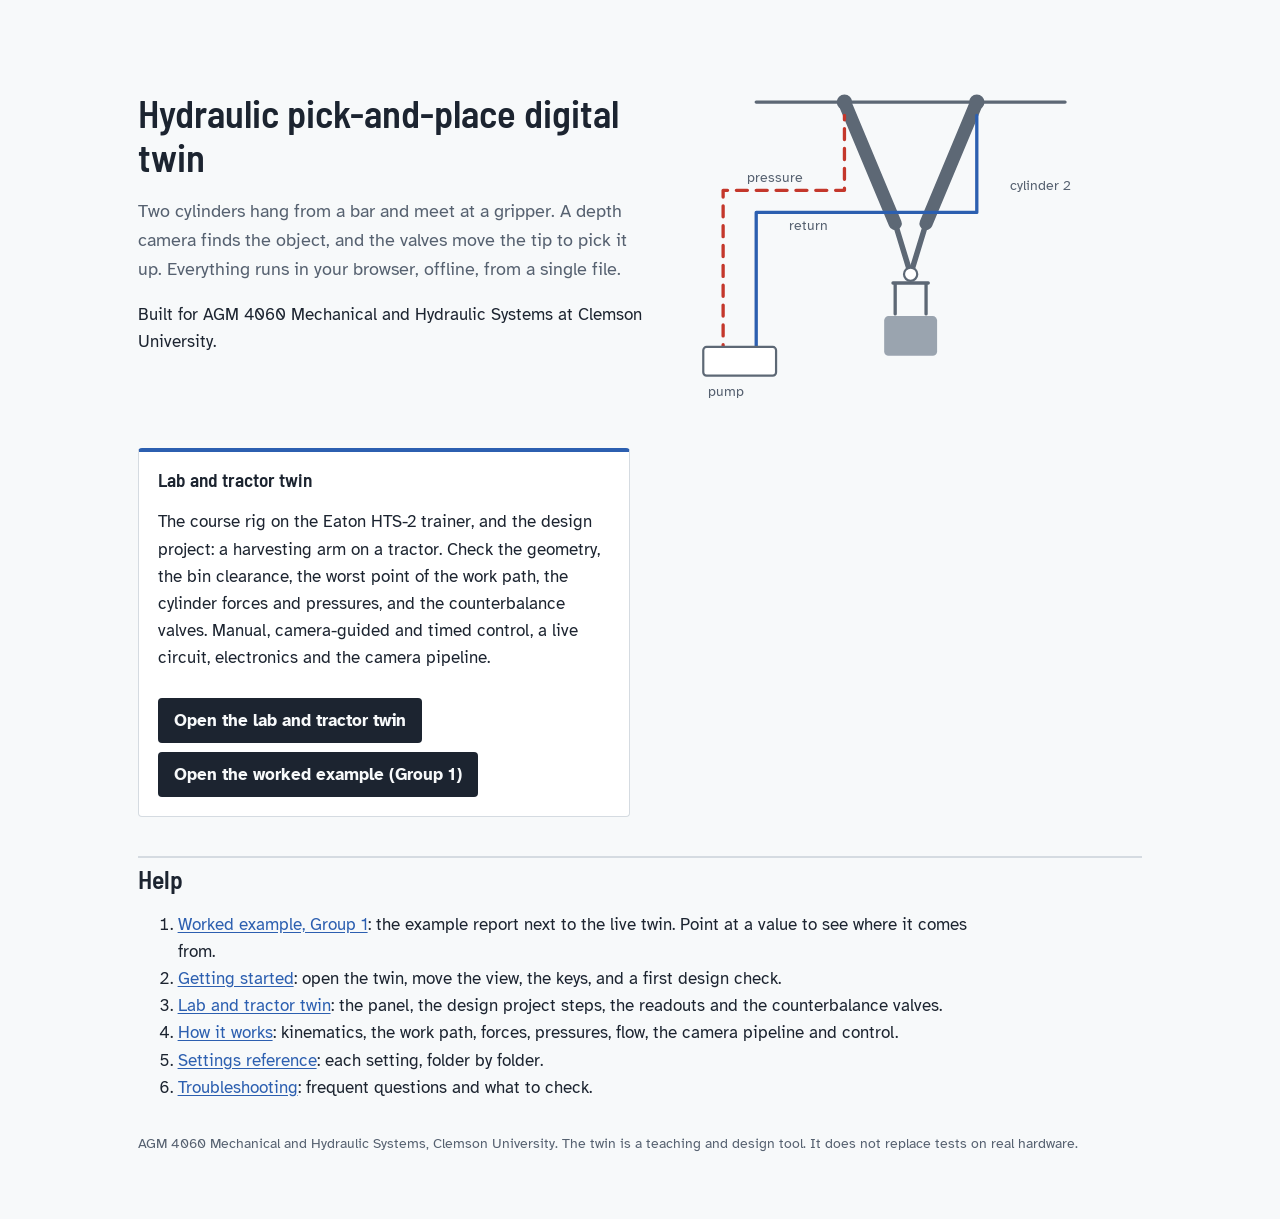
<file: index.html>
<!doctype html>
<html lang="en">
<head>
<meta charset="utf-8">
<meta name="viewport" content="width=device-width, initial-scale=1">
<title>Hydraulic pick-and-place digital twin</title>
<meta name="description" content="A browser-based digital twin of a two-cylinder hydraulic pick-and-place arm, for AGM 4060 Mechanical and Hydraulic Systems at Clemson University.">
<link rel="stylesheet" href="assets/help.css">
</head>
<body>
<main id="main" style="max-width:68rem; margin:0 auto;">
  <div class="hero">
    <div>
      <h1>Hydraulic pick-and-place digital twin</h1>
      <p class="lead">Two cylinders hang from a bar and meet at a gripper. A depth camera finds the object, and the valves move the tip to pick it up. Everything runs in your browser, offline, from a single file.</p>
      <p>Built for AGM 4060 Mechanical and Hydraulic Systems at Clemson University.</p>
    </div>
    <svg viewBox="0 0 420 316" role="img" aria-label="Simplified circuit: a pump feeds two cylinders that hang from a bar and meet at a gripper above an object">
      <line class="ln s" x1="70" y1="40" x2="350" y2="40"/>
      <circle class="fill" cx="150" cy="40" r="6"/><circle class="fill" cx="270" cy="40" r="6"/>
      <line class="ln s" x1="150" y1="40" x2="196" y2="150" style="stroke-width:12"/>
      <line class="ln s" x1="270" y1="40" x2="224" y2="150" style="stroke-width:12"/>
      <line class="ln s" x1="196" y1="150" x2="210" y2="196" style="stroke-width:5"/>
      <line class="ln s" x1="224" y1="150" x2="210" y2="196" style="stroke-width:5"/>
      <circle class="fill" cx="210" cy="196" r="6"/>
      <path class="ln s" d="M196 204 v28 M224 204 v28 M194 204 h32"/>
      <rect x="186" y="234" width="48" height="36" rx="4" fill="#8a96a3" opacity="0.85"/>
      <path class="ln p flow" d="M40 270 V120 H150 V52"/>
      <path class="ln r" d="M70 270 V140 H270 V52"/>
      <rect class="fill" x="22" y="262" width="66" height="26" rx="3"/>
      <text x="26" y="306">pump</text>
      <text x="300" y="120">cylinder 2</text>
      <text x="62" y="112">pressure</text>
      <text x="100" y="156">return</text>
    </svg>
  </div>

  <div class="choices">
    <section class="choice">
      <h3>Lab and tractor twin</h3>
      <p>The course rig on the Eaton HTS-2 trainer, and the design project: a harvesting arm on a tractor. Check the geometry, the bin clearance, the worst point of the work path, the cylinder forces and pressures, and the counterbalance valves. Manual, camera-guided and timed control, a live circuit, electronics and the camera pipeline.</p>
      <a class="btn" href="twins/pick-place-twin.html">Open the lab and tractor twin</a>
      <a class="btn" href="examples/group1.html">Open the worked example (Group 1)</a>
    </section>
  </div>

  <h2>Help</h2>
  <ol>
    <li><a href="examples/group1.html">Worked example, Group 1</a>: the example report next to the live twin. Point at a value to see where it comes from.</li>
    <li><a href="help/getting-started.html">Getting started</a>: open the twin, move the view, the keys, and a first design check.</li>
    <li><a href="help/lab-twin.html">Lab and tractor twin</a>: the panel, the design project steps, the readouts and the counterbalance valves.</li>
    <li><a href="help/how-it-works.html">How it works</a>: kinematics, the work path, forces, pressures, flow, the camera pipeline and control.</li>
    <li><a href="help/settings.html">Settings reference</a>: each setting, folder by folder.</li>
    <li><a href="help/troubleshooting.html">Troubleshooting</a>: frequent questions and what to check.</li>
  </ol>
  <footer>AGM 4060 Mechanical and Hydraulic Systems, Clemson University. The twin is a teaching and design tool. It does not replace tests on real hardware.</footer>
</main>
</body>
</html>
</file>
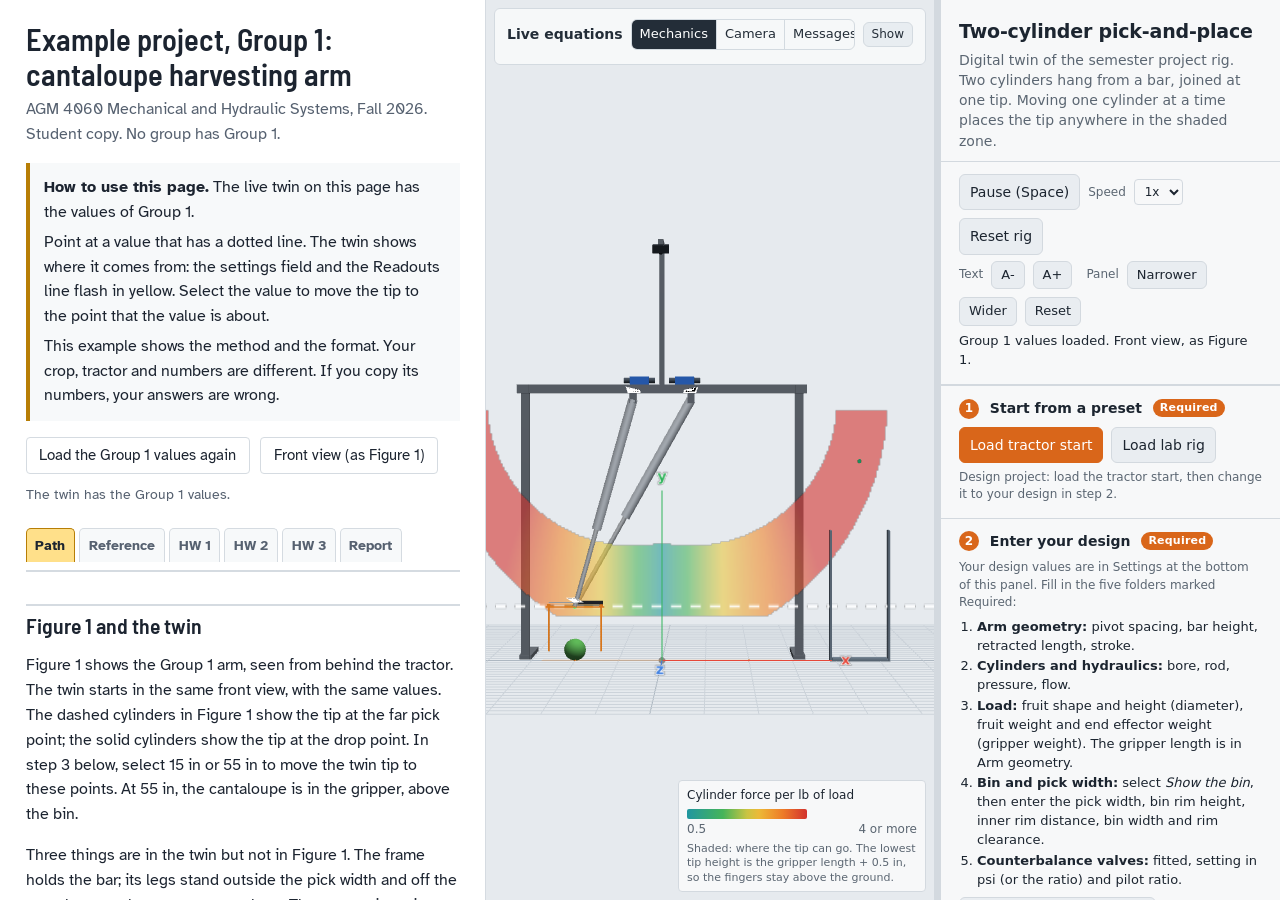
<file: examples/group1.html>
<!DOCTYPE html>
<html lang="en">
<head>
<meta charset="utf-8">
<meta name="viewport" content="width=device-width, initial-scale=1, viewport-fit=cover">
<title>Example project, Group 1: cantaloupe harvesting arm</title>
<link rel="stylesheet" href="https://fonts.googleapis.com/css2?family=Atkinson+Hyperlegible:wght@400;700&family=Barlow+Semi+Condensed:wght@500;600&display=swap">
<style>
:root{
  --ink:#1c2430; --muted:#566170; --paper:#f7f9fa; --panel:#ffffff; --line:#d5dbe1;
  --pressure:#c4372b; --return:#2c5fb0; --oil:#b77e06; --mark:#ffe08a; --markline:#b77e06;
  color-scheme:light;
}
@media (prefers-color-scheme: dark){
  :root:not([data-theme="light"]){
    --ink:#e4e9ee; --muted:#a3adb8; --paper:#12171d; --panel:#1a2129; --line:#2e3742;
    --pressure:#ef6b5f; --return:#76a3ec; --oil:#e2b245; --mark:#5a4612; --markline:#e2b245;
    color-scheme:dark;
  }
}
:root[data-theme="dark"]{
  --ink:#e4e9ee; --muted:#a3adb8; --paper:#12171d; --panel:#1a2129; --line:#2e3742;
  --pressure:#ef6b5f; --return:#76a3ec; --oil:#e2b245; --mark:#5a4612; --markline:#e2b245;
  color-scheme:dark;
}
:root{ box-sizing:border-box; padding-top:env(safe-area-inset-top,0px); padding-bottom:env(safe-area-inset-bottom,0px); }
*,*::before,*::after{ box-sizing:inherit; }
html,body{ height:100%; }
body{ margin:0; background:var(--paper); color:var(--ink);
  font:16px/1.55 "Atkinson Hyperlegible","Segoe UI",Roboto,Helvetica,Arial,sans-serif; }
.wrap{ display:grid; grid-template-columns:minmax(360px,38%) 1fr; height:100%; }
.report{ overflow-y:auto; padding:1.4rem 1.6rem 3rem; border-right:1px solid var(--line); background:var(--panel); }
.twin{ position:relative; min-height:0; }
.twin iframe{ position:absolute; inset:0; width:100%; height:100%; border:0; }
h1,h2{ font-family:"Barlow Semi Condensed","Arial Narrow",Arial,sans-serif; font-weight:600; line-height:1.15; }
h1{ font-size:1.9rem; margin:0 0 .3rem; }
h2{ font-size:1.35rem; margin:2rem 0 .5rem; padding-top:.4rem; border-top:2px solid var(--line); }
.sub{ color:var(--muted); margin:0 0 1rem; }
p{ max-width:70ch; }
.how{ border-left:4px solid var(--markline); padding:.5rem .9rem; background:var(--paper); margin:1rem 0; }
.how p{ margin:.3rem 0; }
nav{ display:flex; flex-wrap:wrap; gap:.4rem 1rem; margin:.6rem 0 0; font-size:.95rem; }
nav a{ color:var(--return); }
.bar{ display:flex; flex-wrap:wrap; gap:.6rem; align-items:center; margin:.8rem 0 0; }
.bar button{ font:inherit; font-size:.95rem; padding:.35rem .8rem; border:1px solid var(--line); border-radius:4px; background:var(--panel); color:var(--ink); cursor:pointer; }
.bar button:hover{ border-color:var(--markline); }
#status{ color:var(--muted); font-size:.9rem; }
table.calc{ width:100%; border-collapse:collapse; margin:.4rem 0 1rem; font-size:.93rem; font-variant-numeric:tabular-nums; }
table.calc caption{ text-align:left; font-weight:700; padding:.2rem 0 .4rem; }
table.calc th, table.calc td{ text-align:left; vertical-align:top; padding:.35rem .4rem; border-bottom:1px solid var(--line); }
table.calc th{ border-bottom:2px solid var(--line); font-weight:700; }
table.calc td:first-child{ color:var(--muted); }
.result{ font-weight:700; }
h3{ font-family:"Barlow Semi Condensed","Arial Narrow",Arial,sans-serif; font-weight:600; font-size:1.1rem; margin:1.2rem 0 .3rem; }
.small{ font-size:.9rem; color:var(--muted); }
figure{ margin:1rem 0; }
figure img{ width:100%; height:auto; border:1px solid var(--line); background:#fff; }
figcaption{ font-size:.9rem; color:var(--muted); margin-top:.3rem; }
section.trial{ border:1px solid var(--line); border-radius:6px; padding:.6rem .8rem .2rem; margin:.8rem 0; background:var(--panel); }
section.trial h3{ margin:.1rem 0 .3rem; }
.chg-note{ margin:.1rem 0 .5rem; font-size:.92rem; }
.vals{ display:grid; grid-template-columns:repeat(5, minmax(0,1fr)); gap:.35rem; margin:.3rem 0 .5rem; }
.val{ background:var(--paper); border:1px solid var(--line); border-radius:4px; padding:.3rem .35rem; }
.val.changed{ background:var(--mark); border-color:var(--markline); }
.val .vl{ display:block; font-size:.72rem; color:var(--muted); line-height:1.2; }
.val.changed .vl{ color:var(--ink); }
.val .vv{ display:block; font-weight:700; font-variant-numeric:tabular-nums; }
ul.checks{ list-style:none; padding:0; margin:.2rem 0 .4rem; font-size:.93rem; }
ul.checks li{ margin:.15rem 0; }
.mk{ display:inline-block; min-width:3.2em; text-align:center; font-weight:700; font-size:.78rem; border-radius:3px; padding:0 .3em; margin-right:.3em; }
.mk.pass{ background:#d8efdc; color:#1d5e2b; } .mk.fail{ background:#f6d6d3; color:#8c2219; } .mk.na{ background:var(--paper); color:var(--muted); }
.why, .dec{ font-size:.93rem; margin:.3rem 0; }
.rule{ border-left:4px solid var(--line); padding:.3rem .8rem; font-size:.95rem; }
@media (max-width: 1150px){ .vals{ grid-template-columns:repeat(3, minmax(0,1fr)); } }
.tabs{ position:sticky; top:0; z-index:3; display:flex; gap:.25rem; flex-wrap:wrap; background:var(--panel); padding:.6rem 0 .5rem; margin:.8rem 0 0; border-bottom:2px solid var(--line); }
.tab{ font:inherit; font-weight:700; font-size:.88rem; padding:.35rem .55rem; border:1px solid var(--line); border-bottom:0; border-radius:5px 5px 0 0; background:var(--paper); color:var(--muted); cursor:pointer; }
.tab[aria-selected="true"]{ background:var(--mark); color:var(--ink); border-color:var(--markline); }
.tabpane h2, .tabpane h3, .tabpane section{ scroll-margin-top:4.5rem; }
.tabpane math[display="block"]{ display:block; overflow-x:auto; overflow-y:hidden; max-width:100%; padding:.2rem 0; }
.tabpane img{ max-width:100%; height:auto; }
.tab.later{ cursor:default; opacity:.55; font-weight:600; font-size:.8rem; border-style:dashed; }
.tabpane{ display:none; } .tabpane.on{ display:block; }
details{ border:1px solid var(--line); border-radius:6px; padding:.4rem .8rem; margin:.8rem 0; }
details > summary{ cursor:pointer; font-weight:700; }
.tabpane table{ width:100%; border-collapse:collapse; margin:.4rem 0 1rem; font-size:.92rem; font-variant-numeric:tabular-nums; }
.tabpane th, .tabpane td{ text-align:left; vertical-align:top; padding:.3rem .4rem; border-bottom:1px solid var(--line); }
.tabpane caption{ text-align:left; font-weight:700; padding:.2rem 0 .4rem; }
.tabpane ol ol{ list-style-type:lower-alpha; }
.tabpane li{ margin:.25rem 0; }
button.lk{ font:inherit; color:inherit; text-align:left; padding:0 .15rem; margin:0; border:0; border-radius:2px;
  background:transparent; border-bottom:2px dotted var(--markline); cursor:pointer; }
button.lk:hover, button.lk:focus-visible, button.lk.on{ background:var(--mark); outline:none; }
button.lk:focus-visible{ box-shadow:0 0 0 2px var(--markline); }
@media (max-width: 900px){
  .wrap{ grid-template-columns:1fr; grid-template-rows:58vh auto; height:auto; }
  .twin{ order:-1; position:sticky; top:0; height:58vh; z-index:2; border-bottom:2px solid var(--line); }
  .report{ overflow:visible; border-right:0; }
}
@media (prefers-reduced-motion: reduce){ *{ transition:none !important; scroll-behavior:auto !important; } }
</style>
</head>
<body>
<div class="wrap">
  <main class="report">
    <h1>Example project, Group 1: cantaloupe harvesting arm</h1>
    <p class="sub">AGM 4060 Mechanical and Hydraulic Systems, Fall 2026. Student copy. No group has Group 1.</p>
    <div class="how">
      <p><strong>How to use this page.</strong> The live twin on this page has the values of Group 1.</p>
      <p>Point at a value that has a dotted line. The twin shows where it comes from: the settings field and the Readouts line flash in yellow. Select the value to move the tip to the point that the value is about.</p>
      <p>This example shows the method and the format. Your crop, tractor and numbers are different. If you copy its numbers, your answers are wrong.</p>
    </div>
    <div class="bar"><button type="button" id="reset">Load the Group 1 values again</button><button type="button" id="front">Front view (as Figure 1)</button><span id="status" role="status">Loading the twin...</span></div>
<div class="tabs" role="tablist"><button type="button" role="tab" class="tab" data-tab="path" id="t-path">Path</button><button type="button" role="tab" class="tab" data-tab="ref" id="t-ref">Reference</button><button type="button" role="tab" class="tab" data-tab="hw1" id="t-hw1">HW 1</button><button type="button" role="tab" class="tab" data-tab="hw2" id="t-hw2">HW 2</button><button type="button" role="tab" class="tab" data-tab="hw3" id="t-hw3">HW 3</button><button type="button" role="tab" class="tab" data-tab="report" id="t-report">Report</button></div>
<section class="tabpane" role="tabpanel" id="p-path" data-tab="path"><h2 id="figure">Figure 1 and the twin</h2>
<p>Figure 1 shows the Group 1 arm, seen from behind the tractor. The twin starts in the same front view, with the same values. The dashed cylinders in Figure 1 show the tip at the far pick point; the solid cylinders show the tip at the drop point. In step 3 below, select 15 in or 55 in to move the twin tip to these points. At 55 in, the cantaloupe is in the gripper, above the bin.</p>
<p>Three things are in the twin but not in Figure 1. The frame holds the bar; its legs stand outside the pick width and off the arm plane, so the arm can pass them. The camera is on its mast above the bar. The shaded band shows all tip positions that the cylinders can reach; its color shows the cylinder force for each pound of load. The band stops above the ground because the fingers must stay above the ground.</p>
<figure><img src="[data-uri]" alt="Figure 1: the Group 1 arm with all symbols, seen from behind the tractor"><figcaption>Figure 1. Names and symbols of the main dimensions, drawn with the Group 1 values (H = 72 in, s = 16 in, bin at 46.5 in).</figcaption></figure>
<h2 id="the-design-path-in-18-steps">The design path in 18 steps</h2>
<p>Each step has the Group 1 (cantaloupe) numbers. Point at a value with a dotted line to see it in the twin.</p>
<ol type="1">
<li><strong>Know your fruit.</strong> Write down its weight and diameter. Add the gripper weight. <em>Group 1:</em> cantaloupe 4 lb, <strong>6 in diameter</strong>. Gripper 25 lb. Load = 4 + 25 = <strong>29 lb</strong>.</li>
<li><strong>Know the field.</strong> How far apart are the rows, and the plants in a row? The fruit lie in a band centered on the row; that band is your pick width. Steer so that the arm center is over the row center. The space between the bands is for the tractor wheels. <em>Group 1:</em> rows <strong>6 ft (72 in)</strong> apart, plants <strong>2 ft</strong> apart. Fruit band = <strong>48 in</strong>: from 24 in left to 24 in right of the row center (x = -24 to +24 in). That leaves 24 in for the wheels.</li>
<li><strong>Know where the fruit goes.</strong> Find how high the tip must be to grab the fruit, and where the bin is. The bin rides on a low cart beside the band. <em>Group 1:</em> to grab, the tip must be the grip length above the fruit center: 3 + 12 = <button type="button" class="lk" data-tw='{&quot;readout&quot;: &quot;Pick height (tip)&quot;, &quot;tip&quot;: [-24, 15], &quot;ground&quot;: true, &quot;field&quot;: &quot;Gripper length&quot;}'><strong>15 in</strong></button> high. The bin is a 24 in bin on a 12 in deck: rim <strong>36 in</strong> high, starting <button type="button" class="lk" data-tw='{&quot;readout&quot;: &quot;Rim clearance over the inner rim&quot;, &quot;field&quot;: &quot;Bin inner rim distance (in)&quot;}'><strong>46.5 in</strong></button> right of the row center. To drop, the fruit bottom must clear the rim by 4 in: 36 + 4 + 3 + 12 = <button type="button" class="lk" data-tw='{&quot;readout&quot;: &quot;Drop point (bin)&quot;, &quot;tip&quot;: [54.5, 55], &quot;carry&quot;: true, &quot;field&quot;: &quot;Bin rim height (in)&quot;}'><strong>55 in</strong></button> high.</li>
<li><strong>Know your tractor.</strong> Copy the oil pressure and the oil flow from the tractor card. <em>Group 1:</em> Kubota L3301: <strong>2,347 psi</strong>, <strong>6.3 gpm</strong>.</li>
<li><strong>Open the twin and push "Load tractor start".</strong> This gives you a working tractor-size arm to start from; next you replace its values with yours.</li>
<li><strong>Type in your numbers.</strong> Push "Open my design settings" and fill in the folders. <em>Group 1:</em> Load: Ball, <button type="button" class="lk" data-tw='{&quot;field&quot;: &quot;Height (in)&quot;}'><strong>Height 6</strong></button> (the diameter), <button type="button" class="lk" data-tw='{&quot;field&quot;: &quot;Weight (lb)&quot;}'><strong>Weight 4</strong></button>, <button type="button" class="lk" data-tw='{&quot;field&quot;: &quot;Gripper weight (lb)&quot;}'><strong>Gripper weight 25</strong></button>. Bin and pick width: Show the bin, <button type="button" class="lk" data-tw='{&quot;field&quot;: &quot;Pick width (in)&quot;, &quot;readout&quot;: &quot;Pick width reached&quot;}'><strong>pick width 48</strong></button>, <button type="button" class="lk" data-tw='{&quot;field&quot;: &quot;Bin rim height (in)&quot;}'><strong>rim height 36</strong></button>, <button type="button" class="lk" data-tw='{&quot;field&quot;: &quot;Bin width (in)&quot;}'><strong>bin width 16</strong></button>, rim clearance 4. Cylinders and hydraulics: <button type="button" class="lk" data-tw='{&quot;field&quot;: &quot;Pressure (psi)&quot;}'><strong>pressure 2,347</strong></button>, <button type="button" class="lk" data-tw='{&quot;field&quot;: &quot;Flow setting (gpm)&quot;}'><strong>flow 6.3</strong></button>. Arm geometry: <button type="button" class="lk" data-tw='{&quot;field&quot;: &quot;Gripper length&quot;}'><strong>gripper length 12</strong></button>.</li>
<li><strong>Make the arm reach.</strong> Change one thing at a time until the twin says "yes" for the pick width and "reachable" for the drop point. <em>Group 1:</em> pivot spacing 60 in, too wide. 30 in, the bin is still out of reach. <button type="button" class="lk" data-tw='{&quot;field&quot;: &quot;Pivot spacing&quot;, &quot;readout&quot;: &quot;Pick width reached&quot;}'><strong>16 in</strong></button> reaches. Bar height <button type="button" class="lk" data-tw='{&quot;field&quot;: &quot;Bar height&quot;}'><strong>72 in</strong></button>, stroke <button type="button" class="lk" data-tw='{&quot;field&quot;: &quot;Stroke&quot;}'><strong>30 in</strong></button>.</li>
<li><strong>Find the bin spot.</strong> Move the bin out until the rim check says "OK". <em>Group 1:</em> 45 in: NOT OK. 46.0 in: NOT OK. <button type="button" class="lk" data-tw='{&quot;readout&quot;: &quot;Rim clearance over the inner rim&quot;, &quot;field&quot;: &quot;Bin inner rim distance (in)&quot;}'><strong>46.5 in: OK</strong></button>.</li>
<li><strong>Find the hardest spot.</strong> Push "Show worst point". The twin checks every reachable point between the pick and the drop, and moves the tip to the point with the largest cylinder force. Write down both forces and both length changes. <em>Group 1:</em> the drop point (54.5, 55): cylinder 1 <button type="button" class="lk" data-tw='{&quot;readout&quot;: &quot;Cylinder 1 at the worst point&quot;, &quot;worst&quot;: true}'><strong>pushes 321.1 lb</strong></button>, cylinder 2 <button type="button" class="lk" data-tw='{&quot;readout&quot;: &quot;Cylinder 2 at the worst point&quot;, &quot;worst&quot;: true}'><strong>pulls 329.9 lb</strong></button>. Length changes: <button type="button" class="lk" data-tw='{&quot;readout&quot;: &quot;Length change, far pick point to drop point&quot;}'><strong>+5.57 in</strong></button> and <button type="button" class="lk" data-tw='{&quot;readout&quot;: &quot;Length change, far pick point to drop point&quot;}'><strong>-15.86 in</strong></button>.</li>
<li><strong>Pick your cylinders.</strong> Use the two forces from step 9.
<ol type="a">
<li><strong>Double each force, for safety, and keep its label.</strong> Cylinder 1: 321.1 lb push x 2 = <strong>642.2 lb push</strong>. Cylinder 2: 329.9 lb pull x 2 = <strong>659.8 lb pull</strong>.</li>
<li><strong>Safe pressure:</strong> 80% of the tractor pressure. 0.8 x 2,347 = <strong>1,878 psi</strong>.</li>
<li><strong>Smallest oil area you need:</strong> doubled force / safe pressure. Cylinder 1: 642.2 / 1,878 = <strong>0.34 in²</strong> (push side). Cylinder 2: 659.8 / 1,878 = <strong>0.35 in²</strong> (pull side).</li>
<li><strong>Find a real cylinder</strong> with more area than that on the right side, and your stroke. Bailey 288411: 2 in bore, 1.25 in rod, 30 in stroke. Push side (full piston) <strong>3.142 in²</strong>. Pull side (ring around the rod) <strong>1.914 in²</strong>. Both are more than necessary.</li>
<li><strong>Check the pressure:</strong> doubled force / area. Cylinder 1: 642.2 / 3.142 = <button type="button" class="lk" data-tw='{&quot;readout&quot;: &quot;Cylinder 1 at the worst point&quot;, &quot;answers&quot;: true, &quot;worst&quot;: true}'><strong>204 psi</strong></button>. Cylinder 2: 659.8 / 1.914 = <button type="button" class="lk" data-tw='{&quot;readout&quot;: &quot;Cylinder 2 at the worst point&quot;, &quot;answers&quot;: true, &quot;worst&quot;: true}'><strong>345 psi</strong></button>. Both are less than 1,878 psi: PASS.</li>
<li><strong>Put the real cylinder length in the twin.</strong> It is <button type="button" class="lk" data-tw='{&quot;field&quot;: &quot;Retracted length&quot;}'><strong>40.25 in</strong></button> long when closed. The twin still says yes, reachable, OK.</li>
</ol></li>
<li><strong>Make it hold safely.</strong> Put a counterbalance valve on each cylinder end that holds the load.
<ol type="a">
<li>Each cylinder also does the opposite job somewhere on the path (cylinder 1 pulls up to 63.2 lb; cylinder 2 pushes up to 38.3 lb), so both ends of both cylinders hold the load at some point.</li>
<li><strong>Holding pressure:</strong> force / area, no doubling. Cylinder 1: 321.1 / 3.142 = 102.2 psi and 63.2 / 1.914 = 33.0 psi. Cylinder 2: 329.9 / 1.914 = 172.4 psi and 38.3 / 3.142 = 12.2 psi.</li>
<li><strong>Setting:</strong> 1.3 x the holding pressure, but not less than the lowest valve setting. 1.3 x 172.4 = 224 psi is below the catalog minimum, so all four valves are <button type="button" class="lk" data-tw='{&quot;readout&quot;: &quot;Counterbalance guide&quot;, &quot;answers&quot;: true, &quot;field&quot;: &quot;Setting (psi), 0 = use ratio&quot;}'><strong>set to 435 psi</strong></button>.</li>
</ol></li>
<li><strong>Check the speed.</strong>
<ol type="a">
<li><strong>Flow:</strong> 6.3 gal/min x 231 in³/gal / 60 s/min = <strong>24.26 in³/s</strong>.</li>
<li><strong>Rod speed:</strong> flow / area. Out: 24.26 / 3.142 = <button type="button" class="lk" data-tw='{&quot;readout&quot;: &quot;Calculated speed&quot;, &quot;answers&quot;: true}'><strong>7.72 in/s</strong></button>. In: 24.26 / 1.914 = <button type="button" class="lk" data-tw='{&quot;readout&quot;: &quot;Calculated speed&quot;, &quot;answers&quot;: true}'><strong>12.67 in/s</strong></button>.</li>
<li><strong>Time for each cylinder,</strong> out and back: cylinder 1: 5.57 / 7.72 + 5.57 / 12.67 = <strong>1.16 s</strong>. Cylinder 2: 15.86 / 7.72 + 15.86 / 12.67 = <strong>3.30 s</strong>.</li>
<li><strong>One pick:</strong> 1.16 + 3.30 + 2 s for the gripper = <strong>6.46 s</strong>, less than the 8 s limit.</li>
</ol></li>
<li><strong>Check the harvest speed.</strong> One fruit per plant means one pick per plant spacing. <em>Group 1:</em> 2 ft / 6.46 s = <strong>0.31 ft/s</strong>, about 0.2 mph.</li>
<li><strong>Pick the pump</strong> (Option B: the tractor PTO drives your own pump).
<ol type="a">
<li><strong>Oil for one pick:</strong> length change x (push area + pull area). (5.57 + 15.86) x (3.142 + 1.914) = <strong>108.4 in³</strong>.</li>
<li><strong>Time for moving:</strong> 8 s - 2 s = <strong>6 s</strong>.</li>
<li><strong>Smallest flow:</strong> 108.4 / 6 = <strong>18.07 in³/s</strong> = <strong>4.69 gpm</strong>.</li>
<li><strong>Smallest pump size:</strong> 18.07 x 60 = 1,084 in³/min; 1,084 / (540 x 0.95) = <strong>2.11 in³ per turn</strong>.</li>
<li><strong>A real pump:</strong> Bailey 253558, <strong>3.41 in³ per turn</strong>, <strong>7.4 gpm</strong> (28.49 in³/s).</li>
<li><strong>Power:</strong> 1,000 psi x 28.49 in³/s / 0.85 = 33,520 in-lbf/s; / 6,600 = <strong>5.08 hp</strong>, less than the 27.7 hp PTO: PASS.</li>
</ol></li>
<li><strong>Pick the hoses.</strong> A hose that is too thin makes the oil run too fast.
<ol type="a">
<li><strong>Largest flow in each hose:</strong> the pump flow, 28.49 in³/s; but a cylinder that pulls in pushes 28.49 x 3.142 / 1.914 = <strong>46.8 in³/s</strong> out of its big side.</li>
<li><strong>Speed limits for oil:</strong> 240 in/s (pressure and cylinder hoses), 120 in/s (return), 48 in/s (suction).</li>
<li><strong>Smallest inside diameter:</strong> d = √(4 x flow / (π x speed limit)): pressure line 0.389 in; cylinder hoses 0.498 in (all four the same size, for the cap-end flow 46.8 in³/s); return line, DCV to tank, 0.705 in; suction line 0.869 in.</li>
<li><strong>Round up to a hose size</strong> (the dash number is the inside diameter in sixteenths of an inch): <strong>-8</strong> (pressure line and cylinder hoses), <strong>-12</strong> (return) and <strong>-16</strong> (suction).</li>
<li><strong>Pressure rating:</strong> at least 2,347 psi (not the suction hose).</li>
</ol></li>
<li><strong>Check the tractor.</strong>
<ol type="a">
<li><strong>Weigh the arm</strong> with a full bin: 220 + 64 + 29 + 95 + 20 = <strong>428 lb</strong> (the frame weight is an estimate).</li>
<li><strong>Where its weight acts:</strong> about <strong>24 in</strong> behind the hitch lift points (estimate).</li>
<li><strong>What the hitch can hold:</strong> 1,433 lb x 24 in = <strong>34,392 in-lb</strong>.</li>
<li><strong>What the arm needs:</strong> 428 x 24 = <strong>10,272 in-lb</strong> = <strong>30%</strong> of the limit: PASS.</li>
<li><strong>Front axle with no arm:</strong> 40% of 2,734 lb = <strong>1,093.6 lb</strong>.</li>
<li><strong>What the arm lifts off the front</strong> (a seesaw): 428 lb x 44 in / 63.3 in = <strong>297.5 lb</strong>.</li>
<li><strong>What is left:</strong> 1,093.6 - 297.5 = <strong>796.1 lb</strong> = <strong>29%</strong> of the weight, more than 20%: PASS. No front weights are necessary.</li>
</ol></li>
<li><strong>Test it in FluidSIM.</strong> Both circuits move the cylinders and hold the fruit.</li>
<li><strong>Write it up.</strong> Every number, with where it came from.</li>
</ol>
</section>
<section class="tabpane" role="tabpanel" id="p-ref" data-tab="ref"><div class='how'><p>This tab collects the values to assume, the symbols, all formulas (F1 to F31) and the twin tables that the homework tabs use.</p></div><h2 id="values-to-assume">Values to assume</h2>
<p>Use these values unless you have better data. Write in your report which values you used.</p>
<ul>
<li><strong>Fruit diameter:</strong> the value in the table. The radius r is half of the diameter. Group 9: use the height of the pumpkin.</li>
<li><strong>Grip length</strong> (tip to fruit center): the value in the table. It is the end effector body (9 in) plus the fruit radius. Group 9: harness straps (24 in) plus half of the height.</li>
<li><strong>End effector time:</strong> 2 s for each cycle (1 s to close, 1 s to open).</li>
<li><strong>Pump efficiencies (Option B):</strong> volumetric efficiency 0.95, overall efficiency 0.85.</li>
<li><strong>Steel modulus (buckling):</strong> E = 29,000,000 psi.</li>
<li><strong>Bin position:</strong> use the nearest bin inner rim distance <math display="inline" xmlns="http://www.w3.org/1998/Math/MathML"><semantics><msub><mi>x</mi><mi>b</mi></msub><annotation encoding="application/x-tex">x_b</annotation></semantics></math> where the twin shows Rim clearance = OK. The readout checks the front of the fruit, so its tip height can be less than <math display="inline" xmlns="http://www.w3.org/1998/Math/MathML"><semantics><msub><mi>y</mi><mi>d</mi></msub><annotation encoding="application/x-tex">y_d</annotation></semantics></math>.</li>
<li><strong>Bin on a cart:</strong> the bin rides on a low cart beside the row. Rim height = cart deck height + bin height (for example, a 24 in bin on a 12 in deck = 36 in).</li>
<li><strong>Bin width:</strong> 16 in. The drop point is at the center of the bin: the inner rim distance plus 8 in.</li>
<li><strong>Hose oil velocity, maximum:</strong> pressure line and cylinder hoses 20 ft/s (240 in/s); return line 10 ft/s (120 in/s); suction line 4 ft/s (48 in/s).</li>
<li><strong>Week 1 twin values:</strong> keep the tractor start bore, rod and valves. Set <math display="inline" xmlns="http://www.w3.org/1998/Math/MathML"><semantics><mrow><msub><mi>L</mi><mrow><mi>m</mi><mi>i</mi><mi>n</mi></mrow></msub><mo>=</mo><mi>S</mi></mrow><annotation encoding="application/x-tex">L_{min} = S</annotation></semantics></math> + 10 in (F6). Enter <math display="inline" xmlns="http://www.w3.org/1998/Math/MathML"><semantics><msub><mi>p</mi><mrow><mi>r</mi><mi>e</mi><mi>l</mi><mi>i</mi><mi>e</mi><mi>f</mi></mrow></msub><annotation encoding="application/x-tex">p_{relief}</annotation></semantics></math> and the SCV flow rate from your data card.</li>
</ul>
<h2 id="symbols-terms-and-acronyms">Symbols, terms and acronyms</h2>
<table>
<caption>Terms, symbols and acronyms used in this assignment. Figure 1 (Design path tab) shows the dimension symbols.</caption>
<colgroup>
<col style="width: 19%" />
<col style="width: 14%" />
<col style="width: 65%" />
</colgroup>
<thead>
<tr class="header">
<th>Term</th>
<th>Symbol or acronym</th>
<th>Definition</th>
</tr>
</thead>
<tbody>
<tr class="odd">
<td>Arm plane</td>
<td><math display="inline" xmlns="http://www.w3.org/1998/Math/MathML"><semantics><mrow><mi>x</mi><mo>,</mo><mi>y</mi></mrow><annotation encoding="application/x-tex">x, y</annotation></semantics></math></td>
<td>The vertical plane, across the row, in which the cylinders and the tip move</td>
</tr>
<tr class="even">
<td>Arm center (x = 0)</td>
<td><math display="inline" xmlns="http://www.w3.org/1998/Math/MathML"><semantics><mrow><mi>x</mi><mo>=</mo><mn>0</mn></mrow><annotation encoding="application/x-tex">x = 0</annotation></semantics></math></td>
<td>The point on the ground below the middle of the two pivots. The x distance starts at this point.</td>
</tr>
<tr class="odd">
<td>Bar height</td>
<td><math display="inline" xmlns="http://www.w3.org/1998/Math/MathML"><semantics><mi>H</mi><annotation encoding="application/x-tex">H</annotation></semantics></math></td>
<td>The height of the pivot pins above the ground</td>
</tr>
<tr class="even">
<td>Pivot spacing</td>
<td><math display="inline" xmlns="http://www.w3.org/1998/Math/MathML"><semantics><mi>s</mi><annotation encoding="application/x-tex">s</annotation></semantics></math></td>
<td>The distance between the two pivot pins <math display="inline" xmlns="http://www.w3.org/1998/Math/MathML"><semantics><msub><mi>P</mi><mn>1</mn></msub><annotation encoding="application/x-tex">P_1</annotation></semantics></math> and <math display="inline" xmlns="http://www.w3.org/1998/Math/MathML"><semantics><msub><mi>P</mi><mn>2</mn></msub><annotation encoding="application/x-tex">P_2</annotation></semantics></math> on the bar</td>
</tr>
<tr class="odd">
<td>Cylinder length</td>
<td><math display="inline" xmlns="http://www.w3.org/1998/Math/MathML"><semantics><mrow><msub><mi>L</mi><mn>1</mn></msub><mo>,</mo><msub><mi>L</mi><mn>2</mn></msub></mrow><annotation encoding="application/x-tex">L_1, L_2</annotation></semantics></math></td>
<td>The pin-to-pin length of a cylinder. It changes from the retracted length to the extended length (retracted length plus stroke).</td>
</tr>
<tr class="even">
<td>Stroke</td>
<td><math display="inline" xmlns="http://www.w3.org/1998/Math/MathML"><semantics><mi>S</mi><annotation encoding="application/x-tex">S</annotation></semantics></math></td>
<td>The distance that the rod moves from fully retracted to fully extended</td>
</tr>
<tr class="odd">
<td>Retracted length</td>
<td><math display="inline" xmlns="http://www.w3.org/1998/Math/MathML"><semantics><msub><mi>L</mi><mrow><mi>m</mi><mi>i</mi><mi>n</mi></mrow></msub><annotation encoding="application/x-tex">L_{min}</annotation></semantics></math></td>
<td>The pin-to-pin length of a fully retracted cylinder. For a catalog cylinder, <math display="inline" xmlns="http://www.w3.org/1998/Math/MathML"><semantics><mrow><msub><mi>L</mi><mrow><mi>m</mi><mi>i</mi><mi>n</mi></mrow></msub><mo>=</mo><mi>S</mi><mo>+</mo><msub><mi>L</mi><mrow><mi>d</mi><mi>e</mi><mi>a</mi><mi>d</mi></mrow></msub></mrow><annotation encoding="application/x-tex">L_{min} = S + L_{dead}</annotation></semantics></math>.</td>
</tr>
<tr class="even">
<td>Dead length</td>
<td><math display="inline" xmlns="http://www.w3.org/1998/Math/MathML"><semantics><msub><mi>L</mi><mrow><mi>d</mi><mi>e</mi><mi>a</mi><mi>d</mi></mrow></msub><annotation encoding="application/x-tex">L_{dead}</annotation></semantics></math></td>
<td>The part of the retracted length that the stroke does not use (end caps, piston, rod eye). Read it from the catalog: <math display="inline" xmlns="http://www.w3.org/1998/Math/MathML"><semantics><mrow><msub><mi>L</mi><mrow><mi>d</mi><mi>e</mi><mi>a</mi><mi>d</mi></mrow></msub><mo>=</mo><msub><mi>L</mi><mrow><mi>m</mi><mi>i</mi><mi>n</mi></mrow></msub><mo>−</mo><mi>S</mi></mrow><annotation encoding="application/x-tex">L_{dead} = L_{min} - S</annotation></semantics></math>. It is approximately 10 in.</td>
</tr>
<tr class="odd">
<td>Tip</td>
<td><math display="inline" xmlns="http://www.w3.org/1998/Math/MathML"><semantics><mrow><mo stretchy="true" form="prefix">(</mo><mi>x</mi><mo>,</mo><mi>y</mi><mo stretchy="true" form="postfix">)</mo></mrow><annotation encoding="application/x-tex">(x, y)</annotation></semantics></math></td>
<td>The point where the two rod ends connect. The end effector hangs from the tip.</td>
</tr>
<tr class="even">
<td>End effector</td>
<td><math display="inline" xmlns="http://www.w3.org/1998/Math/MathML"><semantics><msub><mi>W</mi><mrow><mi>e</mi><mi>f</mi><mi>f</mi><mi>e</mi><mi>c</mi><mi>t</mi><mi>o</mi><mi>r</mi></mrow></msub><annotation encoding="application/x-tex">W_{effector}</annotation></semantics></math></td>
<td>The gripper or harness that holds the fruit. It is a purchased part.</td>
</tr>
<tr class="odd">
<td>Load at the tip</td>
<td><math display="inline" xmlns="http://www.w3.org/1998/Math/MathML"><semantics><mi>W</mi><annotation encoding="application/x-tex">W</annotation></semantics></math></td>
<td>The fruit weight plus the end effector weight. It acts down at the tip.</td>
</tr>
<tr class="even">
<td>Grip length</td>
<td><math display="inline" xmlns="http://www.w3.org/1998/Math/MathML"><semantics><mi>g</mi><annotation encoding="application/x-tex">g</annotation></semantics></math></td>
<td>The vertical distance from the tip to the center of the fruit that the end effector holds</td>
</tr>
<tr class="odd">
<td>Fruit radius</td>
<td><math display="inline" xmlns="http://www.w3.org/1998/Math/MathML"><semantics><mi>r</mi><annotation encoding="application/x-tex">r</annotation></semantics></math></td>
<td>Half of the fruit diameter</td>
</tr>
<tr class="even">
<td>Grasp height</td>
<td><math display="inline" xmlns="http://www.w3.org/1998/Math/MathML"><semantics><msub><mi>y</mi><mi>g</mi></msub><annotation encoding="application/x-tex">y_g</annotation></semantics></math></td>
<td>The tip height when the end effector holds a fruit on the ground: fruit radius plus grip length</td>
</tr>
<tr class="odd">
<td>Pick width</td>
<td><math display="inline" xmlns="http://www.w3.org/1998/Math/MathML"><semantics><mi>w</mi><annotation encoding="application/x-tex">w</annotation></semantics></math></td>
<td>The width across the row, at the arm center, where fruit can lie. The tip must reach all of this width at grasp height.</td>
</tr>
<tr class="even">
<td>Bin rim height</td>
<td><math display="inline" xmlns="http://www.w3.org/1998/Math/MathML"><semantics><msub><mi>h</mi><mrow><mi>r</mi><mi>i</mi><mi>m</mi></mrow></msub><annotation encoding="application/x-tex">h_{rim}</annotation></semantics></math></td>
<td>The height of the top edge of the bin above the ground</td>
</tr>
<tr class="odd">
<td>Bin inner rim distance</td>
<td><math display="inline" xmlns="http://www.w3.org/1998/Math/MathML"><semantics><msub><mi>x</mi><mi>b</mi></msub><annotation encoding="application/x-tex">x_b</annotation></semantics></math></td>
<td>The horizontal distance from the arm center to the bin wall nearer the arm</td>
</tr>
<tr class="even">
<td>Bin width</td>
<td><math display="inline" xmlns="http://www.w3.org/1998/Math/MathML"><semantics><msub><mi>w</mi><mi>b</mi></msub><annotation encoding="application/x-tex">w_b</annotation></semantics></math></td>
<td>The inside width of the bin</td>
</tr>
<tr class="odd">
<td>Rim clearance</td>
<td><math display="inline" xmlns="http://www.w3.org/1998/Math/MathML"><semantics><mi>c</mi><annotation encoding="application/x-tex">c</annotation></semantics></math></td>
<td>The vertical gap between the bottom of the fruit and the bin rim. The minimum is 4 in.</td>
</tr>
<tr class="even">
<td>Drop point</td>
<td><math display="inline" xmlns="http://www.w3.org/1998/Math/MathML"><semantics><mrow><mo stretchy="true" form="prefix">(</mo><msub><mi>x</mi><mi>d</mi></msub><mo>,</mo><msub><mi>y</mi><mi>d</mi></msub><mo stretchy="true" form="postfix">)</mo></mrow><annotation encoding="application/x-tex">(x_d, y_d)</annotation></semantics></math></td>
<td>The tip position where the end effector releases the fruit above the bin</td>
</tr>
<tr class="odd">
<td>Drop distance</td>
<td><math display="inline" xmlns="http://www.w3.org/1998/Math/MathML"><semantics><msub><mi>x</mi><mi>d</mi></msub><annotation encoding="application/x-tex">x_d</annotation></semantics></math></td>
<td>The horizontal distance from the arm center to the drop point</td>
</tr>
<tr class="even">
<td>Worst point</td>
<td>-</td>
<td>The tip position in the work path where a cylinder force is the maximum</td>
</tr>
<tr class="odd">
<td>Unfactored force</td>
<td><math display="inline" xmlns="http://www.w3.org/1998/Math/MathML"><semantics><mrow><msub><mi>T</mi><mn>1</mn></msub><mo>,</mo><msub><mi>T</mi><mn>2</mn></msub></mrow><annotation encoding="application/x-tex">T_1, T_2</annotation></semantics></math></td>
<td>The cylinder force from the loads only, without the safety factor. The twin shows unfactored forces.</td>
</tr>
<tr class="even">
<td>Design force</td>
<td><math display="inline" xmlns="http://www.w3.org/1998/Math/MathML"><semantics><mi>F</mi><annotation encoding="application/x-tex">F</annotation></semantics></math></td>
<td>The unfactored force multiplied by the safety factor (2). Use it for cylinder sizing and in FluidSIM.</td>
</tr>
<tr class="odd">
<td>Cap end</td>
<td>-</td>
<td>The end of the cylinder without the rod. Oil in the cap end pushes on the full piston area.</td>
</tr>
<tr class="even">
<td>Rod end</td>
<td>-</td>
<td>The end of the cylinder with the rod. Oil in the rod end pushes on the annulus area.</td>
</tr>
<tr class="odd">
<td>Bore and rod diameter</td>
<td><math display="inline" xmlns="http://www.w3.org/1998/Math/MathML"><semantics><mrow><mi>D</mi><mo>,</mo><mi>d</mi></mrow><annotation encoding="application/x-tex">D, d</annotation></semantics></math></td>
<td>The inside diameter of the barrel (equal to the piston diameter) and the diameter of the rod</td>
</tr>
<tr class="even">
<td>Piston area</td>
<td><math display="inline" xmlns="http://www.w3.org/1998/Math/MathML"><semantics><msub><mi>A</mi><mi>c</mi></msub><annotation encoding="application/x-tex">A_c</annotation></semantics></math></td>
<td>The area of the piston, <math display="inline" xmlns="http://www.w3.org/1998/Math/MathML"><semantics><mrow><mi>π</mi><msup><mi>D</mi><mn>2</mn></msup><mi>/</mi><mn>4</mn></mrow><annotation encoding="application/x-tex">\pi D^2/4</annotation></semantics></math>. It is the area at the cap end.</td>
</tr>
<tr class="odd">
<td>Annulus area</td>
<td><math display="inline" xmlns="http://www.w3.org/1998/Math/MathML"><semantics><msub><mi>A</mi><mi>r</mi></msub><annotation encoding="application/x-tex">A_r</annotation></semantics></math></td>
<td>The piston area minus the rod area. It is the area at the rod end.</td>
</tr>
<tr class="even">
<td>Holding pressure</td>
<td><math display="inline" xmlns="http://www.w3.org/1998/Math/MathML"><semantics><msub><mi>p</mi><mi>h</mi></msub><annotation encoding="application/x-tex">p_h</annotation></semantics></math></td>
<td>The pressure in the chamber that holds the load, with the unfactored load</td>
</tr>
<tr class="odd">
<td>Relief valve</td>
<td><math display="inline" xmlns="http://www.w3.org/1998/Math/MathML"><semantics><msub><mi>p</mi><mrow><mi>r</mi><mi>e</mi><mi>l</mi><mi>i</mi><mi>e</mi><mi>f</mi></mrow></msub><annotation encoding="application/x-tex">p_{relief}</annotation></semantics></math></td>
<td>A valve that opens at a set pressure. It limits the maximum pressure in the circuit.</td>
</tr>
<tr class="even">
<td>Pressure limit</td>
<td><math display="inline" xmlns="http://www.w3.org/1998/Math/MathML"><semantics><msub><mi>p</mi><mrow><mi>a</mi><mi>l</mi><mi>l</mi><mi>o</mi><mi>w</mi></mrow></msub><annotation encoding="application/x-tex">p_{allow}</annotation></semantics></math></td>
<td>80% of the relief valve pressure, <math display="inline" xmlns="http://www.w3.org/1998/Math/MathML"><semantics><mrow><msub><mi>p</mi><mrow><mi>a</mi><mi>l</mi><mi>l</mi><mi>o</mi><mi>w</mi></mrow></msub><mo>=</mo><mn>0.8</mn><mo>×</mo><msub><mi>p</mi><mrow><mi>r</mi><mi>e</mi><mi>l</mi><mi>i</mi><mi>e</mi><mi>f</mi></mrow></msub></mrow><annotation encoding="application/x-tex">p_{allow} = 0.8 \times p_{relief}</annotation></semantics></math>. The design pressure must be equal to or less than this value.</td>
</tr>
<tr class="odd">
<td>Counterbalance valve</td>
<td><math display="inline" xmlns="http://www.w3.org/1998/Math/MathML"><semantics><msub><mi>p</mi><mrow><mi>s</mi><mi>e</mi><mi>t</mi></mrow></msub><annotation encoding="application/x-tex">p_{set}</annotation></semantics></math></td>
<td>A valve on the cylinder port that holds the load. It opens when the load pressure plus the pilot ratio times the pilot pressure reaches its setting. Thus, the load alone cannot open it.</td>
</tr>
<tr class="even">
<td>Dual counterbalance valve</td>
<td>-</td>
<td>Two counterbalance valves in one body, one for each port. Use one on each cylinder: it holds the load in both directions.</td>
</tr>
<tr class="odd">
<td>Pilot ratio</td>
<td><math display="inline" xmlns="http://www.w3.org/1998/Math/MathML"><semantics><mi>R</mi><annotation encoding="application/x-tex">R</annotation></semantics></math></td>
<td>The ratio of the pilot area to the load area in a counterbalance valve, for example 4:1</td>
</tr>
<tr class="even">
<td>Selective control valve (SCV)</td>
<td>SCV</td>
<td>A directional control valve on the tractor. It supplies oil to an implement through the rear remote outlets.</td>
</tr>
<tr class="odd">
<td>Directional control valve (DCV)</td>
<td>DCV</td>
<td>A valve that sends oil to port A or port B of a cylinder. In the center position, it blocks the ports or connects them to the tank. A tractor SCV is a DCV.</td>
</tr>
<tr class="even">
<td>Power take-off (PTO)</td>
<td>PTO</td>
<td>The rotating shaft at the rear of the tractor that can turn a pump</td>
</tr>
<tr class="odd">
<td>Flow rate</td>
<td><math display="inline" xmlns="http://www.w3.org/1998/Math/MathML"><semantics><mi>Q</mi><annotation encoding="application/x-tex">Q</annotation></semantics></math></td>
<td>The oil volume that flows in one unit of time. Convert gpm to in<sup>3</sup>/s: multiply by 231 and divide by 60.</td>
</tr>
<tr class="even">
<td>Pump displacement</td>
<td><math display="inline" xmlns="http://www.w3.org/1998/Math/MathML"><semantics><msub><mi>D</mi><mi>p</mi></msub><annotation encoding="application/x-tex">D_p</annotation></semantics></math></td>
<td>The oil volume that the pump moves in one revolution of its shaft</td>
</tr>
<tr class="odd">
<td>Hose inside diameter</td>
<td><math display="inline" xmlns="http://www.w3.org/1998/Math/MathML"><semantics><msub><mi>d</mi><mrow><mi>h</mi><mi>o</mi><mi>s</mi><mi>e</mi></mrow></msub><annotation encoding="application/x-tex">d_{hose}</annotation></semantics></math></td>
<td>The inside diameter of a hose. A hose dash size is the inside diameter in sixteenths of an inch: -8 = 8/16 = 0.5 in.</td>
</tr>
<tr class="even">
<td>Oil velocity in a hose</td>
<td><math display="inline" xmlns="http://www.w3.org/1998/Math/MathML"><semantics><msub><mi>v</mi><mrow><mi>h</mi><mi>o</mi><mi>s</mi><mi>e</mi></mrow></msub><annotation encoding="application/x-tex">v_{hose}</annotation></semantics></math></td>
<td>The average speed of the oil in a hose, <math display="inline" xmlns="http://www.w3.org/1998/Math/MathML"><semantics><mrow><msub><mi>v</mi><mrow><mi>h</mi><mi>o</mi><mi>s</mi><mi>e</mi></mrow></msub><mo>=</mo><mi>Q</mi><mi>/</mi><msub><mi>A</mi><mrow><mi>h</mi><mi>o</mi><mi>s</mi><mi>e</mi></mrow></msub></mrow><annotation encoding="application/x-tex">v_{hose} = Q / A_{hose}</annotation></semantics></math></td>
</tr>
<tr class="odd">
<td>Cycle time</td>
<td><math display="inline" xmlns="http://www.w3.org/1998/Math/MathML"><semantics><msub><mi>t</mi><mrow><mi>c</mi><mi>y</mi><mi>c</mi><mi>l</mi><mi>e</mi></mrow></msub><annotation encoding="application/x-tex">t_{cycle}</annotation></semantics></math></td>
<td>The time for one pick-and-place cycle, from the bin and back to the bin</td>
</tr>
<tr class="even">
<td>lb</td>
<td>lbf</td>
<td>Pound-force (lbf). In this assignment, all weights and forces are in lbf.</td>
</tr>
</tbody>
</table>
<h2 id="formulas-for-homework-1">Formulas for homework 1</h2>
<table>
<caption>Formulas for homework 1.</caption>
<thead>
<tr class="header">
<th>No.</th>
<th>Formula</th>
<th>Units</th>
</tr>
</thead>
<tbody>
<tr class="odd">
<td>F1</td>
<td>Load at the tip: <math display="inline" xmlns="http://www.w3.org/1998/Math/MathML"><semantics><mrow><mi>W</mi><mo>=</mo><msub><mi>W</mi><mrow><mi>f</mi><mi>r</mi><mi>u</mi><mi>i</mi><mi>t</mi></mrow></msub><mo>+</mo><msub><mi>W</mi><mrow><mi>e</mi><mi>f</mi><mi>f</mi><mi>e</mi><mi>c</mi><mi>t</mi><mi>o</mi><mi>r</mi></mrow></msub></mrow><annotation encoding="application/x-tex">W = W_{fruit} + W_{effector}</annotation></semantics></math></td>
<td>lb</td>
</tr>
<tr class="even">
<td>F2</td>
<td>Fruit radius: <math display="inline" xmlns="http://www.w3.org/1998/Math/MathML"><semantics><mi>r</mi><annotation encoding="application/x-tex">r</annotation></semantics></math> = fruit diameter / 2</td>
<td>in</td>
</tr>
<tr class="odd">
<td>F3</td>
<td>Grasp height: <math display="inline" xmlns="http://www.w3.org/1998/Math/MathML"><semantics><mrow><msub><mi>y</mi><mi>g</mi></msub><mo>=</mo><mi>r</mi><mo>+</mo><mi>g</mi></mrow><annotation encoding="application/x-tex">y_g = r + g</annotation></semantics></math></td>
<td>in</td>
</tr>
<tr class="even">
<td>F4</td>
<td>Drop height: <math display="inline" xmlns="http://www.w3.org/1998/Math/MathML"><semantics><mrow><msub><mi>y</mi><mi>d</mi></msub><mo>=</mo><msub><mi>h</mi><mrow><mi>r</mi><mi>i</mi><mi>m</mi></mrow></msub><mo>+</mo><mi>c</mi><mo>+</mo><mi>r</mi><mo>+</mo><mi>g</mi></mrow><annotation encoding="application/x-tex">y_d = h_{rim} + c + r + g</annotation></semantics></math>, with <math display="inline" xmlns="http://www.w3.org/1998/Math/MathML"><semantics><mi>c</mi><annotation encoding="application/x-tex">c</annotation></semantics></math> = 4 in</td>
<td>in</td>
</tr>
<tr class="odd">
<td>F5</td>
<td>Drop distance: <math display="inline" xmlns="http://www.w3.org/1998/Math/MathML"><semantics><mrow><msub><mi>x</mi><mi>d</mi></msub><mo>=</mo><msub><mi>x</mi><mi>b</mi></msub><mo>+</mo><msub><mi>w</mi><mi>b</mi></msub><mi>/</mi><mn>2</mn></mrow><annotation encoding="application/x-tex">x_d = x_b + w_b / 2</annotation></semantics></math>, with <math display="inline" xmlns="http://www.w3.org/1998/Math/MathML"><semantics><msub><mi>w</mi><mi>b</mi></msub><annotation encoding="application/x-tex">w_b</annotation></semantics></math> = 16 in</td>
<td>in</td>
</tr>
<tr class="even">
<td>F6</td>
<td>Retracted length in week 1: <math display="inline" xmlns="http://www.w3.org/1998/Math/MathML"><semantics><mrow><msub><mi>L</mi><mrow><mi>m</mi><mi>i</mi><mi>n</mi></mrow></msub><mo>=</mo><mi>S</mi></mrow><annotation encoding="application/x-tex">L_{min} = S</annotation></semantics></math> + 10 in</td>
<td>in</td>
</tr>
<tr class="odd">
<td>F7</td>
<td>Pressure limit: <math display="inline" xmlns="http://www.w3.org/1998/Math/MathML"><semantics><mrow><msub><mi>p</mi><mrow><mi>a</mi><mi>l</mi><mi>l</mi><mi>o</mi><mi>w</mi></mrow></msub><mo>=</mo><mn>0.8</mn><mo>×</mo><msub><mi>p</mi><mrow><mi>r</mi><mi>e</mi><mi>l</mi><mi>i</mi><mi>e</mi><mi>f</mi></mrow></msub></mrow><annotation encoding="application/x-tex">p_{allow} = 0.8 \times p_{relief}</annotation></semantics></math></td>
<td>psi</td>
</tr>
</tbody>
</table>
<h2 id="where-each-twin-value-comes-from">Where each twin value comes from</h2>
<p><strong>Where each twin value comes from.</strong> The table below tells what to do in the twin and which line of Readouts to read. Readouts is the table under the 3D view. Read the lines "at the worst point" and "in the work path". Do not use the lines "Cylinder 1 force" and "Cylinder 2 force": they are for the present tip position only.</p>
<table>
<caption>Twin values and where to read them.</caption>
<colgroup>
<col style="width: 17%" />
<col style="width: 35%" />
<col style="width: 29%" />
<col style="width: 17%" />
</colgroup>
<thead>
<tr class="header">
<th>Value</th>
<th>What to do in the twin</th>
<th>Readout line to read</th>
<th>Where you use it</th>
</tr>
</thead>
<tbody>
<tr class="odd">
<td>Pick width reached</td>
<td>Enter the pick width in the Bin and pick width folder. Change Bar height, Pivot spacing and Stroke in the Arm geometry folder.</td>
<td>Pick width reached: yes</td>
<td>Reach and bin checks</td>
</tr>
<tr class="even">
<td>Drop point</td>
<td>Select Show the bin. Enter Bin rim height, Bin width (16 in) and Bin inner rim distance.</td>
<td>Drop point (bin): x, tip height and "reachable". Check x with F5 and the tip height with F4.</td>
<td>Reach and bin checks</td>
</tr>
<tr class="odd">
<td>Bin position <math display="inline" xmlns="http://www.w3.org/1998/Math/MathML"><semantics><msub><mi>x</mi><mi>b</mi></msub><annotation encoding="application/x-tex">x_b</annotation></semantics></math></td>
<td>Increase Bin inner rim distance in steps of 0.5 in.</td>
<td>Rim clearance over the inner rim: OK. Use the first value that gives OK.</td>
<td>Values to assume</td>
</tr>
<tr class="even">
<td>Worst point <math display="inline" xmlns="http://www.w3.org/1998/Math/MathML"><semantics><mrow><mo stretchy="true" form="prefix">(</mo><mi>x</mi><mo>,</mo><mi>y</mi><mo stretchy="true" form="postfix">)</mo></mrow><annotation encoding="application/x-tex">(x, y)</annotation></semantics></math></td>
<td>Push Show worst point (panel step 3).</td>
<td>Worst point of the work path: x, y</td>
<td>F20 (hand check)</td>
</tr>
<tr class="odd">
<td>Forces at the worst point <math display="inline" xmlns="http://www.w3.org/1998/Math/MathML"><semantics><msub><mi>T</mi><mn>1</mn></msub><annotation encoding="application/x-tex">T_1</annotation></semantics></math>, <math display="inline" xmlns="http://www.w3.org/1998/Math/MathML"><semantics><msub><mi>T</mi><mn>2</mn></msub><annotation encoding="application/x-tex">T_2</annotation></semantics></math></td>
<td>After Show worst point.</td>
<td>Cylinder 1 at the worst point and Cylinder 2 at the worst point: force in lb, pull or push, and the end</td>
<td>F20 (hand check)</td>
</tr>
<tr class="even">
<td>Largest pull and push in the work path</td>
<td>After Show worst point.</td>
<td>Cylinder 1 in the work path and Cylinder 2 in the work path. Use the larger of the two forces for the valve setting (F14).</td>
<td>Cylinder card rows 1 and 2; F14 for each end</td>
</tr>
<tr class="odd">
<td>Length change <math display="inline" xmlns="http://www.w3.org/1998/Math/MathML"><semantics><mrow><mi>Δ</mi><mi>L</mi></mrow><annotation encoding="application/x-tex">\Delta L</annotation></semantics></math></td>
<td>After the drop point is reachable.</td>
<td>Length change, far pick point to drop point: + extends, - retracts</td>
<td>Cylinder card row 11</td>
</tr>
<tr class="even">
<td>Check of your pressures</td>
<td>Only after your own calculations: Settings, View, select Show answers.</td>
<td>Cylinder 1 and 2 at the worst point now also show psi and the design (x2) pressure.</td>
<td>Compare with F12</td>
</tr>
<tr class="odd">
<td>Check of your valve settings</td>
<td>Show answers selected.</td>
<td>Counterbalance guide: 1.3 x holding pressure of each end</td>
<td>Compare with F14</td>
</tr>
<tr class="even">
<td>Check of your speeds</td>
<td>Show answers selected.</td>
<td>Calculated speed, extend / retract</td>
<td>Compare with F16</td>
</tr>
</tbody>
</table>
<h2 id="twin-settings-that-you-enter">Twin settings that you enter</h2>
<p><strong>Twin settings that you enter.</strong> The table below lists every field that you enter or change in Settings. Keep the tractor start value of every other field. The worked example (Group 1) shows each value with its reason.</p>
<table>
<caption>Twin settings that you enter or change.</caption>
<colgroup>
<col style="width: 21%" />
<col style="width: 21%" />
<col style="width: 44%" />
<col style="width: 13%" />
</colgroup>
<thead>
<tr class="header">
<th>Folder</th>
<th>Field</th>
<th>Where your value comes from</th>
<th>Group 1 example</th>
</tr>
</thead>
<tbody>
<tr class="odd">
<td>Arm geometry</td>
<td>Pivot spacing</td>
<td>You select it: trials in the twin (homework 1, tasks 2 and 4)</td>
<td>16 in</td>
</tr>
<tr class="even">
<td>Arm geometry</td>
<td>Bar height</td>
<td>You select it: start at 72 in, then trials</td>
<td>72 in</td>
</tr>
<tr class="odd">
<td>Arm geometry</td>
<td>Stroke</td>
<td>You select it (36 in or less), then the stroke of your catalog cylinder</td>
<td>30 in</td>
</tr>
<tr class="even">
<td>Arm geometry</td>
<td>Retracted length</td>
<td>Week 1: stroke + 10 in (F6). Week 2: your catalog cylinder</td>
<td>40.25 in</td>
</tr>
<tr class="odd">
<td>Arm geometry</td>
<td>Gripper length</td>
<td>Grip length g, Table 1</td>
<td>12 in</td>
</tr>
<tr class="even">
<td>Cylinders and hydraulics</td>
<td>Bore (in), Rod (in)</td>
<td>Week 1: keep the tractor start values. Week 2: your catalog cylinder</td>
<td>2 in, 1.25 in</td>
</tr>
<tr class="odd">
<td>Cylinders and hydraulics</td>
<td>Pressure (psi)</td>
<td>Relief valve pressure, data card</td>
<td>2,347 psi</td>
</tr>
<tr class="even">
<td>Cylinders and hydraulics</td>
<td>Flow setting (gpm)</td>
<td>Option A: SCV flow rate, data card. Option B: your pump flow rate</td>
<td>6.3 gpm</td>
</tr>
<tr class="odd">
<td>Load</td>
<td>Shape</td>
<td>Ball for a round crop</td>
<td>Ball</td>
</tr>
<tr class="even">
<td>Load</td>
<td>Height (in)</td>
<td>Fruit diameter, Table 1</td>
<td>6 in</td>
</tr>
<tr class="odd">
<td>Load</td>
<td>Weight (lb)</td>
<td>Fruit weight, Table 1</td>
<td>4 lb</td>
</tr>
<tr class="even">
<td>Load</td>
<td>Gripper weight (lb)</td>
<td>End effector weight: 25 lb (Group 9: 15 lb)</td>
<td>25 lb</td>
</tr>
<tr class="odd">
<td>Bin and pick width</td>
<td>Show the bin</td>
<td>Select it</td>
<td>selected</td>
</tr>
<tr class="even">
<td>Bin and pick width</td>
<td>Pick width (in), Bin rim height (in)</td>
<td>Table 1</td>
<td>48 in, 36 in</td>
</tr>
<tr class="odd">
<td>Bin and pick width</td>
<td>Bin inner rim distance (in)</td>
<td>You find it: the nearest value with Rim clearance = OK</td>
<td>46.5 in</td>
</tr>
<tr class="even">
<td>Bin and pick width</td>
<td>Bin width (in), Rim clearance (in)</td>
<td>Values to assume: 16 in and 4 in</td>
<td>16 in, 4 in</td>
</tr>
<tr class="odd">
<td>Counterbalance valves</td>
<td>Fitted on both cylinders</td>
<td>Select it in week 2</td>
<td>selected</td>
</tr>
<tr class="even">
<td>Counterbalance valves</td>
<td>Setting (psi)</td>
<td>Your setting, F14</td>
<td>435 psi</td>
</tr>
<tr class="odd">
<td>Counterbalance valves</td>
<td>Pilot ratio</td>
<td>Your catalog valve</td>
<td>4</td>
</tr>
</tbody>
</table>
<h2 id="formulas-for-homework-2">Formulas for homework 2</h2>
<table>
<caption>Formulas for homework 2.</caption>
<colgroup>
<col style="width: 8%" />
<col style="width: 68%" />
<col style="width: 22%" />
</colgroup>
<thead>
<tr class="header">
<th>No.</th>
<th>Formula</th>
<th>Units</th>
</tr>
</thead>
<tbody>
<tr class="odd">
<td>F8</td>
<td>Design force: <math display="inline" xmlns="http://www.w3.org/1998/Math/MathML"><semantics><mrow><mi>F</mi><mo>=</mo><mn>2</mn><mo>×</mo><mo stretchy="false" form="prefix">|</mo><mi>T</mi><mo stretchy="false" form="postfix">|</mo></mrow><annotation encoding="application/x-tex">F = 2 \times \lvert T \rvert</annotation></semantics></math></td>
<td>lb</td>
</tr>
<tr class="even">
<td>F9</td>
<td>Necessary area: <math display="inline" xmlns="http://www.w3.org/1998/Math/MathML"><semantics><mrow><mi>A</mi><mo>=</mo><mi>F</mi><mi>/</mi><msub><mi>p</mi><mrow><mi>a</mi><mi>l</mi><mi>l</mi><mi>o</mi><mi>w</mi></mrow></msub></mrow><annotation encoding="application/x-tex">A = F / p_{allow}</annotation></semantics></math></td>
<td>in<sup>2</sup></td>
</tr>
<tr class="odd">
<td>F10</td>
<td>Piston area (cap end): <math display="inline" xmlns="http://www.w3.org/1998/Math/MathML"><semantics><mrow><msub><mi>A</mi><mi>c</mi></msub><mo>=</mo><mi>π</mi><msup><mi>D</mi><mn>2</mn></msup><mi>/</mi><mn>4</mn></mrow><annotation encoding="application/x-tex">A_c = \pi D^2 / 4</annotation></semantics></math></td>
<td>in<sup>2</sup></td>
</tr>
<tr class="even">
<td>F11</td>
<td>Annulus area (rod end): <math display="inline" xmlns="http://www.w3.org/1998/Math/MathML"><semantics><mrow><msub><mi>A</mi><mi>r</mi></msub><mo>=</mo><mi>π</mi><mrow><mo stretchy="true" form="prefix">(</mo><msup><mi>D</mi><mn>2</mn></msup><mo>−</mo><msup><mi>d</mi><mn>2</mn></msup><mo stretchy="true" form="postfix">)</mo></mrow><mi>/</mi><mn>4</mn></mrow><annotation encoding="application/x-tex">A_r = \pi (D^2 - d^2) / 4</annotation></semantics></math></td>
<td>in<sup>2</sup></td>
</tr>
<tr class="odd">
<td>F12</td>
<td>Design pressure: <math display="inline" xmlns="http://www.w3.org/1998/Math/MathML"><semantics><mrow><mi>p</mi><mo>=</mo><mi>F</mi><mi>/</mi><mi>A</mi></mrow><annotation encoding="application/x-tex">p = F / A</annotation></semantics></math>. Pull: <math display="inline" xmlns="http://www.w3.org/1998/Math/MathML"><semantics><mrow><mi>A</mi><mo>=</mo><msub><mi>A</mi><mi>r</mi></msub></mrow><annotation encoding="application/x-tex">A = A_r</annotation></semantics></math>. Push: <math display="inline" xmlns="http://www.w3.org/1998/Math/MathML"><semantics><mrow><mi>A</mi><mo>=</mo><msub><mi>A</mi><mi>c</mi></msub></mrow><annotation encoding="application/x-tex">A = A_c</annotation></semantics></math></td>
<td>psi</td>
</tr>
<tr class="even">
<td>F13</td>
<td>Buckling limit (push only): <math display="inline" xmlns="http://www.w3.org/1998/Math/MathML"><semantics><mrow><msub><mi>P</mi><mrow><mi>c</mi><mi>r</mi></mrow></msub><mo>=</mo><msup><mi>π</mi><mn>2</mn></msup><mi>E</mi><mi>I</mi><mi>/</mi><msup><mi>L</mi><mn>2</mn></msup></mrow><annotation encoding="application/x-tex">P_{cr} = \pi^2 E I / L^2</annotation></semantics></math>, with <math display="inline" xmlns="http://www.w3.org/1998/Math/MathML"><semantics><mrow><mi>I</mi><mo>=</mo><mi>π</mi><msup><mi>d</mi><mn>4</mn></msup><mi>/</mi><mn>64</mn></mrow><annotation encoding="application/x-tex">I = \pi d^4 / 64</annotation></semantics></math>, <math display="inline" xmlns="http://www.w3.org/1998/Math/MathML"><semantics><mi>E</mi><annotation encoding="application/x-tex">E</annotation></semantics></math> = 29,000,000 psi and <math display="inline" xmlns="http://www.w3.org/1998/Math/MathML"><semantics><mrow><mi>L</mi><mo>=</mo><msub><mi>L</mi><mrow><mi>m</mi><mi>i</mi><mi>n</mi></mrow></msub><mo>+</mo><mi>S</mi></mrow><annotation encoding="application/x-tex">L = L_{min} + S</annotation></semantics></math>. Or use the column load from the catalog.</td>
<td>lb</td>
</tr>
<tr class="odd">
<td>F14</td>
<td>Holding pressure: <math display="inline" xmlns="http://www.w3.org/1998/Math/MathML"><semantics><mrow><msub><mi>p</mi><mi>h</mi></msub><mo>=</mo><mo stretchy="false" form="prefix">|</mo><mi>T</mi><mo stretchy="false" form="postfix">|</mo><mi>/</mi><mi>A</mi></mrow><annotation encoding="application/x-tex">p_h = \lvert T \rvert / A</annotation></semantics></math>, with the largest force of the cylinder (twin, not doubled) and the area of the end that holds it (pull: <math display="inline" xmlns="http://www.w3.org/1998/Math/MathML"><semantics><msub><mi>A</mi><mi>r</mi></msub><annotation encoding="application/x-tex">A_r</annotation></semantics></math>; push: <math display="inline" xmlns="http://www.w3.org/1998/Math/MathML"><semantics><msub><mi>A</mi><mi>c</mi></msub><annotation encoding="application/x-tex">A_c</annotation></semantics></math>). Valve setting: <math display="inline" xmlns="http://www.w3.org/1998/Math/MathML"><semantics><mrow><msub><mi>p</mi><mrow><mi>s</mi><mi>e</mi><mi>t</mi></mrow></msub><mo>=</mo><mn>1.3</mn><mo>×</mo><msub><mi>p</mi><mi>h</mi></msub></mrow><annotation encoding="application/x-tex">p_{set} = 1.3 \times p_h</annotation></semantics></math>, or the catalog minimum if it is higher. One setting for each cylinder.</td>
<td>psi</td>
</tr>
<tr class="even">
<td>F15</td>
<td>Convert the flow rate to in<sup>3</sup>/s before you use it: <math display="inline" xmlns="http://www.w3.org/1998/Math/MathML"><semantics><mi>Q</mi><annotation encoding="application/x-tex">Q</annotation></semantics></math> (in<sup>3</sup>/s) = <math display="inline" xmlns="http://www.w3.org/1998/Math/MathML"><semantics><mi>Q</mi><annotation encoding="application/x-tex">Q</annotation></semantics></math> (gal/min) <math display="inline" xmlns="http://www.w3.org/1998/Math/MathML"><semantics><mo>×</mo><annotation encoding="application/x-tex">\times</annotation></semantics></math> 231 in<sup>3</sup>/gal / 60 s/min</td>
<td>in<sup>3</sup>/s</td>
</tr>
<tr class="odd">
<td>F16</td>
<td>Speeds: <math display="inline" xmlns="http://www.w3.org/1998/Math/MathML"><semantics><mrow><msub><mi>v</mi><mrow><mi>e</mi><mi>x</mi><mi>t</mi></mrow></msub><mo>=</mo><mi>Q</mi><mi>/</mi><msub><mi>A</mi><mi>c</mi></msub></mrow><annotation encoding="application/x-tex">v_{ext} = Q / A_c</annotation></semantics></math> and <math display="inline" xmlns="http://www.w3.org/1998/Math/MathML"><semantics><mrow><msub><mi>v</mi><mrow><mi>r</mi><mi>e</mi><mi>t</mi></mrow></msub><mo>=</mo><mi>Q</mi><mi>/</mi><msub><mi>A</mi><mi>r</mi></msub></mrow><annotation encoding="application/x-tex">v_{ret} = Q / A_r</annotation></semantics></math></td>
<td>in/s</td>
</tr>
<tr class="even">
<td>F17</td>
<td>Time for one cylinder: <math display="inline" xmlns="http://www.w3.org/1998/Math/MathML"><semantics><mrow><mi>t</mi><mo>=</mo><mi>Δ</mi><mi>L</mi><mi>/</mi><msub><mi>v</mi><mrow><mi>e</mi><mi>x</mi><mi>t</mi></mrow></msub><mo>+</mo><mi>Δ</mi><mi>L</mi><mi>/</mi><msub><mi>v</mi><mrow><mi>r</mi><mi>e</mi><mi>t</mi></mrow></msub></mrow><annotation encoding="application/x-tex">t = \Delta L / v_{ext} + \Delta L / v_{ret}</annotation></semantics></math></td>
<td>s</td>
</tr>
<tr class="odd">
<td>F18</td>
<td>Cycle time: <math display="inline" xmlns="http://www.w3.org/1998/Math/MathML"><semantics><mrow><msub><mi>t</mi><mrow><mi>c</mi><mi>y</mi><mi>c</mi><mi>l</mi><mi>e</mi></mrow></msub><mo>=</mo><msub><mi>t</mi><mn>1</mn></msub><mo>+</mo><msub><mi>t</mi><mn>2</mn></msub><mo>+</mo><mn>2</mn></mrow><annotation encoding="application/x-tex">t_{cycle} = t_1 + t_2 + 2</annotation></semantics></math> s</td>
<td>s</td>
</tr>
<tr class="even">
<td>F19</td>
<td>Largest flow in the cap-end hose: <math display="inline" xmlns="http://www.w3.org/1998/Math/MathML"><semantics><mrow><msub><mi>Q</mi><mrow><mi>c</mi><mi>a</mi><mi>p</mi></mrow></msub><mo>=</mo><mi>Q</mi><mo>×</mo><msub><mi>A</mi><mi>c</mi></msub><mi>/</mi><msub><mi>A</mi><mi>r</mi></msub></mrow><annotation encoding="application/x-tex">Q_{cap} = Q \times A_c / A_r</annotation></semantics></math></td>
<td>in<sup>3</sup>/s</td>
</tr>
<tr class="odd">
<td>F20</td>
<td>Hand check of the forces at the worst point <math display="inline" xmlns="http://www.w3.org/1998/Math/MathML"><semantics><mrow><mo stretchy="true" form="prefix">(</mo><mi>x</mi><mo>,</mo><mi>y</mi><mo stretchy="true" form="postfix">)</mo></mrow><annotation encoding="application/x-tex">(x, y)</annotation></semantics></math>: <math display="inline" xmlns="http://www.w3.org/1998/Math/MathML"><semantics><mrow><mi>Δ</mi><msub><mi>x</mi><mn>1</mn></msub><mo>=</mo><mo>−</mo><mi>s</mi><mi>/</mi><mn>2</mn><mo>−</mo><mi>x</mi></mrow><annotation encoding="application/x-tex">\Delta x_1 = -s/2 - x</annotation></semantics></math>, <math display="inline" xmlns="http://www.w3.org/1998/Math/MathML"><semantics><mrow><mi>Δ</mi><msub><mi>x</mi><mn>2</mn></msub><mo>=</mo><mi>s</mi><mi>/</mi><mn>2</mn><mo>−</mo><mi>x</mi></mrow><annotation encoding="application/x-tex">\Delta x_2 = s/2 - x</annotation></semantics></math>, <math display="inline" xmlns="http://www.w3.org/1998/Math/MathML"><semantics><mrow><mi>Δ</mi><mi>y</mi><mo>=</mo><mi>H</mi><mo>−</mo><mi>y</mi></mrow><annotation encoding="application/x-tex">\Delta y = H - y</annotation></semantics></math>, <math display="inline" xmlns="http://www.w3.org/1998/Math/MathML"><semantics><mrow><msub><mi>L</mi><mi>i</mi></msub><mo>=</mo><msqrt><mrow><mi>Δ</mi><msubsup><mi>x</mi><mi>i</mi><mn>2</mn></msubsup><mo>+</mo><mi>Δ</mi><msup><mi>y</mi><mn>2</mn></msup></mrow></msqrt></mrow><annotation encoding="application/x-tex">L_i = \sqrt{\Delta x_i^2 + \Delta y^2}</annotation></semantics></math>. Then <math display="inline" xmlns="http://www.w3.org/1998/Math/MathML"><semantics><mrow><msub><mi>T</mi><mn>2</mn></msub><mo>=</mo><mi>W</mi><mi>/</mi><mrow><mo stretchy="true" form="prefix">(</mo><mi>Δ</mi><mi>y</mi><mi>/</mi><msub><mi>L</mi><mn>2</mn></msub><mo>−</mo><mrow><mo stretchy="true" form="prefix">(</mo><mi>Δ</mi><msub><mi>x</mi><mn>2</mn></msub><mi>/</mi><msub><mi>L</mi><mn>2</mn></msub><mo stretchy="true" form="postfix">)</mo></mrow><mrow><mo stretchy="true" form="prefix">(</mo><mi>Δ</mi><mi>y</mi><mi>/</mi><msub><mi>L</mi><mn>1</mn></msub><mo stretchy="true" form="postfix">)</mo></mrow><mi>/</mi><mrow><mo stretchy="true" form="prefix">(</mo><mi>Δ</mi><msub><mi>x</mi><mn>1</mn></msub><mi>/</mi><msub><mi>L</mi><mn>1</mn></msub><mo stretchy="true" form="postfix">)</mo></mrow><mo stretchy="true" form="postfix">)</mo></mrow></mrow><annotation encoding="application/x-tex">T_2 = W / \left(\Delta y / L_2 - (\Delta x_2 / L_2)(\Delta y / L_1) / (\Delta x_1 / L_1)\right)</annotation></semantics></math> and <math display="inline" xmlns="http://www.w3.org/1998/Math/MathML"><semantics><mrow><msub><mi>T</mi><mn>1</mn></msub><mo>=</mo><mo>−</mo><msub><mi>T</mi><mn>2</mn></msub><mrow><mo stretchy="true" form="prefix">(</mo><mi>Δ</mi><msub><mi>x</mi><mn>2</mn></msub><mi>/</mi><msub><mi>L</mi><mn>2</mn></msub><mo stretchy="true" form="postfix">)</mo></mrow><mi>/</mi><mrow><mo stretchy="true" form="prefix">(</mo><mi>Δ</mi><msub><mi>x</mi><mn>1</mn></msub><mi>/</mi><msub><mi>L</mi><mn>1</mn></msub><mo stretchy="true" form="postfix">)</mo></mrow></mrow><annotation encoding="application/x-tex">T_1 = -T_2 (\Delta x_2 / L_2) / (\Delta x_1 / L_1)</annotation></semantics></math></td>
<td>lb</td>
</tr>
</tbody>
</table>
<h2 id="formulas-for-homework-3">Formulas for homework 3</h2>
<table>
<caption>Formulas for homework 3.</caption>
<colgroup>
<col style="width: 8%" />
<col style="width: 68%" />
<col style="width: 22%" />
</colgroup>
<thead>
<tr class="header">
<th>No.</th>
<th>Formula</th>
<th>Units</th>
</tr>
</thead>
<tbody>
<tr class="odd">
<td>F21</td>
<td>Oil volume for one cycle: <math display="inline" xmlns="http://www.w3.org/1998/Math/MathML"><semantics><mrow><mi>V</mi><mo>=</mo><mi>Δ</mi><msub><mi>L</mi><mn>1</mn></msub><mrow><mo stretchy="true" form="prefix">(</mo><msub><mi>A</mi><mrow><mi>c</mi><mn>1</mn></mrow></msub><mo>+</mo><msub><mi>A</mi><mrow><mi>r</mi><mn>1</mn></mrow></msub><mo stretchy="true" form="postfix">)</mo></mrow><mo>+</mo><mi>Δ</mi><msub><mi>L</mi><mn>2</mn></msub><mrow><mo stretchy="true" form="prefix">(</mo><msub><mi>A</mi><mrow><mi>c</mi><mn>2</mn></mrow></msub><mo>+</mo><msub><mi>A</mi><mrow><mi>r</mi><mn>2</mn></mrow></msub><mo stretchy="true" form="postfix">)</mo></mrow></mrow><annotation encoding="application/x-tex">V = \Delta L_1 (A_{c1} + A_{r1}) + \Delta L_2 (A_{c2} + A_{r2})</annotation></semantics></math></td>
<td>in<sup>3</sup></td>
</tr>
<tr class="even">
<td>F22</td>
<td>Minimum flow rate: <math display="inline" xmlns="http://www.w3.org/1998/Math/MathML"><semantics><mrow><msub><mi>Q</mi><mrow><mi>m</mi><mi>i</mi><mi>n</mi></mrow></msub><mo>=</mo><mi>V</mi><mi>/</mi><mrow><mo stretchy="true" form="prefix">(</mo><msub><mi>t</mi><mrow><mi>m</mi><mi>a</mi><mi>x</mi></mrow></msub><mo>−</mo><msub><mi>t</mi><mrow><mi>e</mi><mi>f</mi><mi>f</mi><mi>e</mi><mi>c</mi><mi>t</mi><mi>o</mi><mi>r</mi></mrow></msub><mo stretchy="true" form="postfix">)</mo></mrow></mrow><annotation encoding="application/x-tex">Q_{min} = V / (t_{max} - t_{effector})</annotation></semantics></math>, with <math display="inline" xmlns="http://www.w3.org/1998/Math/MathML"><semantics><msub><mi>t</mi><mrow><mi>m</mi><mi>a</mi><mi>x</mi></mrow></msub><annotation encoding="application/x-tex">t_{max}</annotation></semantics></math> = your maximum cycle time and <math display="inline" xmlns="http://www.w3.org/1998/Math/MathML"><semantics><msub><mi>t</mi><mrow><mi>e</mi><mi>f</mi><mi>f</mi><mi>e</mi><mi>c</mi><mi>t</mi><mi>o</mi><mi>r</mi></mrow></msub><annotation encoding="application/x-tex">t_{effector}</annotation></semantics></math> = 2 s. To get gpm: <math display="inline" xmlns="http://www.w3.org/1998/Math/MathML"><semantics><mo>×</mo><annotation encoding="application/x-tex">\times</annotation></semantics></math> 60 s/min / 231 in<sup>3</sup>/gal</td>
<td>in<sup>3</sup>/s, gpm</td>
</tr>
<tr class="odd">
<td>F23</td>
<td>Minimum pump displacement: <math display="inline" xmlns="http://www.w3.org/1998/Math/MathML"><semantics><mrow><msub><mi>D</mi><mi>p</mi></msub><mo>=</mo><msub><mi>Q</mi><mrow><mi>m</mi><mi>i</mi><mi>n</mi></mrow></msub><mi>/</mi><mrow><mo stretchy="true" form="prefix">(</mo><mi>N</mi><msub><mi>η</mi><mi>v</mi></msub><mo stretchy="true" form="postfix">)</mo></mrow></mrow><annotation encoding="application/x-tex">D_p = Q_{min} / (N \eta_v)</annotation></semantics></math>. First convert <math display="inline" xmlns="http://www.w3.org/1998/Math/MathML"><semantics><msub><mi>Q</mi><mrow><mi>m</mi><mi>i</mi><mi>n</mi></mrow></msub><annotation encoding="application/x-tex">Q_{min}</annotation></semantics></math> to in<sup>3</sup>/min (<math display="inline" xmlns="http://www.w3.org/1998/Math/MathML"><semantics><mo>×</mo><annotation encoding="application/x-tex">\times</annotation></semantics></math> 60 s/min); <math display="inline" xmlns="http://www.w3.org/1998/Math/MathML"><semantics><mi>N</mi><annotation encoding="application/x-tex">N</annotation></semantics></math> in rev/min</td>
<td>in<sup>3</sup>/rev</td>
</tr>
<tr class="even">
<td>F24</td>
<td>Pump flow rate: <math display="inline" xmlns="http://www.w3.org/1998/Math/MathML"><semantics><mrow><mi>Q</mi><mo>=</mo><msub><mi>D</mi><mi>p</mi></msub><mi>N</mi><msub><mi>η</mi><mi>v</mi></msub></mrow><annotation encoding="application/x-tex">Q = D_p N \eta_v</annotation></semantics></math></td>
<td>in<sup>3</sup>/min</td>
</tr>
<tr class="odd">
<td>F25</td>
<td>Input power: <math display="inline" xmlns="http://www.w3.org/1998/Math/MathML"><semantics><mrow><msub><mi>P</mi><mrow><mi>i</mi><mi>n</mi></mrow></msub><mo>=</mo><msub><mi>p</mi><mrow><mi>r</mi><mi>e</mi><mi>l</mi><mi>i</mi><mi>e</mi><mi>f</mi></mrow></msub><mi>Q</mi><mi>/</mi><msub><mi>η</mi><mi>o</mi></msub></mrow><annotation encoding="application/x-tex">P_{in} = p_{relief} Q / \eta_o</annotation></semantics></math>, with <math display="inline" xmlns="http://www.w3.org/1998/Math/MathML"><semantics><mi>Q</mi><annotation encoding="application/x-tex">Q</annotation></semantics></math> in in<sup>3</sup>/s. Result in in-lbf/s; convert with 1 hp = 6,600 in-lbf/s</td>
<td>hp</td>
</tr>
<tr class="even">
<td>F26</td>
<td>PTO torque: <math display="inline" xmlns="http://www.w3.org/1998/Math/MathML"><semantics><mrow><mi>τ</mi><mo>=</mo><msub><mi>P</mi><mrow><mi>i</mi><mi>n</mi></mrow></msub><mi>/</mi><mi>ω</mi></mrow><annotation encoding="application/x-tex">\tau = P_{in} / \omega</annotation></semantics></math>, with <math display="inline" xmlns="http://www.w3.org/1998/Math/MathML"><semantics><msub><mi>P</mi><mrow><mi>i</mi><mi>n</mi></mrow></msub><annotation encoding="application/x-tex">P_{in}</annotation></semantics></math> in in-lbf/s and <math display="inline" xmlns="http://www.w3.org/1998/Math/MathML"><semantics><mrow><mi>ω</mi><mo>=</mo><mn>2</mn><mi>π</mi><mi>N</mi></mrow><annotation encoding="application/x-tex">\omega = 2 \pi N</annotation></semantics></math>, <math display="inline" xmlns="http://www.w3.org/1998/Math/MathML"><semantics><mi>N</mi><annotation encoding="application/x-tex">N</annotation></semantics></math> in rev/s (rev/min / 60 s/min)</td>
<td>in-lbf</td>
</tr>
<tr class="odd">
<td>F27</td>
<td>Reservoir volume: 1 to 3 <math display="inline" xmlns="http://www.w3.org/1998/Math/MathML"><semantics><mo>×</mo><annotation encoding="application/x-tex">\times</annotation></semantics></math> pump flow rate in gpm</td>
<td>gal</td>
</tr>
<tr class="even">
<td>F28</td>
<td>Hose inside diameter: <math display="inline" xmlns="http://www.w3.org/1998/Math/MathML"><semantics><mrow><msub><mi>d</mi><mrow><mi>h</mi><mi>o</mi><mi>s</mi><mi>e</mi></mrow></msub><mo>=</mo><msqrt><mrow><mn>4</mn><mi>Q</mi><mi>/</mi><mrow><mo stretchy="true" form="prefix">(</mo><mi>π</mi><msub><mi>v</mi><mrow><mi>m</mi><mi>a</mi><mi>x</mi></mrow></msub><mo stretchy="true" form="postfix">)</mo></mrow></mrow></msqrt></mrow><annotation encoding="application/x-tex">d_{hose} = \sqrt{4 Q / (\pi v_{max})}</annotation></semantics></math>, with <math display="inline" xmlns="http://www.w3.org/1998/Math/MathML"><semantics><mi>Q</mi><annotation encoding="application/x-tex">Q</annotation></semantics></math> in in<sup>3</sup>/s. <math display="inline" xmlns="http://www.w3.org/1998/Math/MathML"><semantics><msub><mi>v</mi><mrow><mi>m</mi><mi>a</mi><mi>x</mi></mrow></msub><annotation encoding="application/x-tex">v_{max}</annotation></semantics></math> = 240 in/s (pressure line and cylinder hoses), 120 in/s (return line), 48 in/s (suction line)</td>
<td>in</td>
</tr>
<tr class="odd">
<td>F29</td>
<td>Hitch: <math display="inline" xmlns="http://www.w3.org/1998/Math/MathML"><semantics><mrow><mi>M</mi><mo>=</mo><msub><mi>W</mi><mi>i</mi></msub><mo>×</mo><msub><mi>d</mi><mrow><mi>c</mi><mi>g</mi></mrow></msub></mrow><annotation encoding="application/x-tex">M = W_i \times d_{cg}</annotation></semantics></math>. PASS if <math display="inline" xmlns="http://www.w3.org/1998/Math/MathML"><semantics><mrow><mi>M</mi><mo>≤</mo><msub><mi>F</mi><mn>24</mn></msub><mo>×</mo><mn>24</mn></mrow><annotation encoding="application/x-tex">M \le F_{24} \times 24</annotation></semantics></math> in</td>
<td>in-lb</td>
</tr>
<tr class="even">
<td>F30</td>
<td>Front axle: <math display="inline" xmlns="http://www.w3.org/1998/Math/MathML"><semantics><mrow><msub><mi>F</mi><mrow><mi>f</mi><mi>r</mi><mi>o</mi><mi>n</mi><mi>t</mi></mrow></msub><mo>=</mo><mn>0.4</mn><mo>×</mo><msub><mi>W</mi><mrow><mi>t</mi><mi>r</mi><mi>a</mi><mi>c</mi><mi>t</mi><mi>o</mi><mi>r</mi></mrow></msub><mo>−</mo><msub><mi>W</mi><mi>i</mi></msub><mo>×</mo><mi>a</mi><mi>/</mi><mi>W</mi><mi>B</mi></mrow><annotation encoding="application/x-tex">F_{front} = 0.4 \times W_{tractor} - W_i \times a / WB</annotation></semantics></math>, with <math display="inline" xmlns="http://www.w3.org/1998/Math/MathML"><semantics><mi>a</mi><annotation encoding="application/x-tex">a</annotation></semantics></math> = 20 in (groups 1 to 5) or 24 in (groups 6 to 9) <math display="inline" xmlns="http://www.w3.org/1998/Math/MathML"><semantics><mrow><mo>+</mo><msub><mi>d</mi><mrow><mi>c</mi><mi>g</mi></mrow></msub></mrow><annotation encoding="application/x-tex">+ d_{cg}</annotation></semantics></math>. PASS if <math display="inline" xmlns="http://www.w3.org/1998/Math/MathML"><semantics><mrow><msub><mi>F</mi><mrow><mi>f</mi><mi>r</mi><mi>o</mi><mi>n</mi><mi>t</mi></mrow></msub><mo>≥</mo><mn>0.2</mn><mo>×</mo><msub><mi>W</mi><mrow><mi>t</mi><mi>r</mi><mi>a</mi><mi>c</mi><mi>t</mi><mi>o</mi><mi>r</mi></mrow></msub></mrow><annotation encoding="application/x-tex">F_{front} \ge 0.2 \times W_{tractor}</annotation></semantics></math></td>
<td>lb</td>
</tr>
<tr class="odd">
<td>F31</td>
<td>Side tip-over: <math display="inline" xmlns="http://www.w3.org/1998/Math/MathML"><semantics><mrow><msub><mi>M</mi><mrow><mi>s</mi><mi>i</mi><mi>d</mi><mi>e</mi></mrow></msub><mo>=</mo><msub><mi>W</mi><mrow><mi>b</mi><mi>i</mi><mi>n</mi></mrow></msub><mo>×</mo><msub><mi>x</mi><mi>d</mi></msub></mrow><annotation encoding="application/x-tex">M_{side} = W_{bin} \times x_d</annotation></semantics></math>. PASS if <math display="inline" xmlns="http://www.w3.org/1998/Math/MathML"><semantics><mrow><msub><mi>M</mi><mrow><mi>s</mi><mi>i</mi><mi>d</mi><mi>e</mi></mrow></msub><mo>&lt;</mo><msub><mi>W</mi><mrow><mi>t</mi><mi>r</mi><mi>a</mi><mi>c</mi><mi>t</mi><mi>o</mi><mi>r</mi></mrow></msub><mo>×</mo><msub><mi>t</mi><mi>w</mi></msub><mi>/</mi><mn>2</mn></mrow><annotation encoding="application/x-tex">M_{side} &lt; W_{tractor} \times t_w / 2</annotation></semantics></math></td>
<td>in-lb</td>
</tr>
</tbody>
</table>
</section>
<section class="tabpane" role="tabpanel" id="p-hw1" data-tab="hw1"><h2 id="homework-1-the-load-the-twin-and-the-cylinder-forces">Homework 1: the load, the twin and the cylinder forces</h2>
<p><strong>Done this week, by task.</strong></p>
<p><strong>Task 1. Load and heights (A).</strong></p>
<ul>
<li>F1: <math display="inline" xmlns="http://www.w3.org/1998/Math/MathML"><semantics><mrow><mi>W</mi><mo>=</mo><msub><mi>W</mi><mrow><mi>f</mi><mi>r</mi><mi>u</mi><mi>i</mi><mi>t</mi></mrow></msub><mo>+</mo><msub><mi>W</mi><mrow><mi>e</mi><mi>f</mi><mi>f</mi><mi>e</mi><mi>c</mi><mi>t</mi><mi>o</mi><mi>r</mi></mrow></msub></mrow><annotation encoding="application/x-tex">W = W_{fruit} + W_{effector}</annotation></semantics></math> = 4 lb + 25 lb = <strong>29 lb</strong>.</li>
<li>F2: <math display="inline" xmlns="http://www.w3.org/1998/Math/MathML"><semantics><mi>r</mi><annotation encoding="application/x-tex">r</annotation></semantics></math> = 6 in / 2 = <strong>3 in</strong>.</li>
<li>F3: <math display="inline" xmlns="http://www.w3.org/1998/Math/MathML"><semantics><mrow><msub><mi>y</mi><mi>g</mi></msub><mo>=</mo><mi>r</mi><mo>+</mo><mi>g</mi></mrow><annotation encoding="application/x-tex">y_g = r + g</annotation></semantics></math> = 3 in + 12 in = <button type="button" class="lk" data-tw='{&quot;readout&quot;: &quot;Pick height (tip)&quot;, &quot;tip&quot;: [-24, 15], &quot;ground&quot;: true}'><strong>15 in</strong></button>. The grip length g = 12 in is from Table 1: a 9 in end effector body plus the 3 in fruit radius. The fingers close at the fruit center, its widest point.</li>
<li>F4: <math display="inline" xmlns="http://www.w3.org/1998/Math/MathML"><semantics><mrow><msub><mi>y</mi><mi>d</mi></msub><mo>=</mo><msub><mi>h</mi><mrow><mi>r</mi><mi>i</mi><mi>m</mi></mrow></msub><mo>+</mo><mi>c</mi><mo>+</mo><mi>r</mi><mo>+</mo><mi>g</mi></mrow><annotation encoding="application/x-tex">y_d = h_{rim} + c + r + g</annotation></semantics></math> = 36 in + 4 in + 3 in + 12 in = <button type="button" class="lk" data-tw='{&quot;readout&quot;: &quot;Drop point (bin)&quot;, &quot;tip&quot;: [54.5, 55], &quot;carry&quot;: true}'><strong>55 in</strong></button>.</li>
<li>F5 (after task 2): <math display="inline" xmlns="http://www.w3.org/1998/Math/MathML"><semantics><mrow><msub><mi>x</mi><mi>d</mi></msub><mo>=</mo><msub><mi>x</mi><mi>b</mi></msub><mo>+</mo><msub><mi>w</mi><mi>b</mi></msub><mi>/</mi><mn>2</mn></mrow><annotation encoding="application/x-tex">x_d = x_b + w_b / 2</annotation></semantics></math> = 46.5 in + 16 in / 2 = <button type="button" class="lk" data-tw='{&quot;readout&quot;: &quot;Drop point (bin)&quot;, &quot;tip&quot;: [54.5, 55], &quot;carry&quot;: true}'><strong>54.5 in</strong></button>.</li>
</ul>
<p>The pick width (48 in) comes from the field: cantaloupe rows are 6 ft (72 in) apart. The fruit lie in a 48 in band centered on the row, from x = -24 to +24 in. The arm center is over the row center.</p>
<p><strong>Task 2. First geometry in the twin (A and B).</strong> We pushed Load tractor start. Then we entered our values (the twin settings table in the Reference tab): Load: Ball, Height 6, Weight 4, Gripper weight 25. Bin and pick width: Show the bin, Pick width 48, Bin rim height 36, Bin width 16, Rim clearance 4. Cylinders and hydraulics: Pressure 2347, Flow setting 6.3. Arm geometry: Gripper length 12. We kept the tractor start bore, rod and valves (week 1 values). We set the retracted length with F6: <math display="inline" xmlns="http://www.w3.org/1998/Math/MathML"><semantics><mrow><msub><mi>L</mi><mrow><mi>m</mi><mi>i</mi><mi>n</mi></mrow></msub><mo>=</mo><mi>S</mi></mrow><annotation encoding="application/x-tex">L_{min} = S</annotation></semantics></math> + 10 in = 30 + 10 = 40 in. Then we changed one value at a time:</p>
<table>
<caption>Table H1-1. Trials in the twin (H = 72 in, S = 30 in, L_min = 40 in).</caption>
<colgroup>
<col style="width: 6%" />
<col style="width: 23%" />
<col style="width: 15%" />
<col style="width: 15%" />
<col style="width: 15%" />
<col style="width: 23%" />
</colgroup>
<thead>
<tr class="header">
<th>Trial</th>
<th>Changed</th>
<th>Pick width reached</th>
<th>Drop point</th>
<th>Rim clearance</th>
<th>Decision</th>
</tr>
</thead>
<tbody>
<tr class="odd">
<td>1</td>
<td><button type="button" class="lk" data-tw='{&quot;setv&quot;: {&quot;spacing&quot;: 60, &quot;barH&quot;: 72, &quot;Lmin&quot;: 40, &quot;stroke&quot;: 30, &quot;binIn&quot;: 45, &quot;binRim&quot;: 36}, &quot;worst&quot;: true, &quot;readout&quot;: &quot;Pick width reached&quot;}'>Tractor start: s = 60 in, x_b = 45 in</button></td>
<td>NO (-10.6 to 10.6 in)</td>
<td>NOT reachable</td>
<td>-</td>
<td>Pivots too far apart</td>
</tr>
<tr class="even">
<td>2</td>
<td><button type="button" class="lk" data-tw='{&quot;setv&quot;: {&quot;spacing&quot;: 30, &quot;barH&quot;: 72, &quot;Lmin&quot;: 40, &quot;stroke&quot;: 30, &quot;binIn&quot;: 45, &quot;binRim&quot;: 36}, &quot;worst&quot;: true, &quot;readout&quot;: &quot;Drop point (bin)&quot;}'>s = 30 in</button></td>
<td>yes</td>
<td>NOT reachable</td>
<td>-</td>
<td>Drop point still out of reach</td>
</tr>
<tr class="odd">
<td>3</td>
<td><button type="button" class="lk" data-tw='{&quot;setv&quot;: {&quot;spacing&quot;: 16, &quot;barH&quot;: 72, &quot;Lmin&quot;: 40, &quot;stroke&quot;: 30, &quot;binIn&quot;: 45, &quot;binRim&quot;: 36}, &quot;worst&quot;: true, &quot;readout&quot;: &quot;Rim clearance over the inner rim&quot;}'>s = 16 in</button></td>
<td>yes</td>
<td>reachable</td>
<td>NOT OK at 45 in</td>
<td>Move the bin out</td>
</tr>
<tr class="even">
<td>4</td>
<td><button type="button" class="lk" data-tw='{&quot;setv&quot;: {&quot;spacing&quot;: 16, &quot;barH&quot;: 72, &quot;Lmin&quot;: 40, &quot;stroke&quot;: 30, &quot;binIn&quot;: 46, &quot;binRim&quot;: 36}, &quot;worst&quot;: true, &quot;readout&quot;: &quot;Rim clearance over the inner rim&quot;}'>x_b = 46.0 in</button></td>
<td>yes</td>
<td>reachable</td>
<td>NOT OK</td>
<td>Move the bin out again</td>
</tr>
<tr class="odd">
<td>5</td>
<td><button type="button" class="lk" data-tw='{&quot;setv&quot;: {&quot;spacing&quot;: 16, &quot;barH&quot;: 72, &quot;Lmin&quot;: 40, &quot;stroke&quot;: 30, &quot;binIn&quot;: 46.5, &quot;binRim&quot;: 36}, &quot;worst&quot;: true, &quot;readout&quot;: &quot;Rim clearance over the inner rim&quot;}'>x_b = 46.5 in</button></td>
<td>yes (-32.6 to 32.6 in)</td>
<td>reachable</td>
<td>OK (4.0 in)</td>
<td>First geometry that passes</td>
</tr>
</tbody>
</table>
<p>The twin drop point is x = 54.5 in, tip at 55.0 in. This agrees with F4 and F5.</p>
<p>[Twin screenshot: the reach region and the bin, trial 5.]</p>
<p><strong>Task 3. Cylinder forces (A).</strong> We pushed Show worst point. The tip moved to the worst point of the work path, x = 54.5 in, y = 55.0 in (the drop point). From Readouts:</p>
<table>
<caption>Table H1-2. Cylinder card rows 1, 2 and 11.</caption>
<colgroup>
<col style="width: 10%" />
<col style="width: 39%" />
<col style="width: 25%" />
<col style="width: 25%" />
</colgroup>
<thead>
<tr class="header">
<th>Row</th>
<th></th>
<th>Cylinder 1</th>
<th>Cylinder 2</th>
</tr>
</thead>
<tbody>
<tr class="odd">
<td>1</td>
<td>Largest force in the work path, T</td>
<td><button type="button" class="lk" data-tw='{&quot;readout&quot;: &quot;Cylinder 1 in the work path&quot;, &quot;worst&quot;: true, &quot;carry&quot;: true}'>321.1 lb push (it also pulls up to 63.2 lb)</button></td>
<td><button type="button" class="lk" data-tw='{&quot;readout&quot;: &quot;Cylinder 2 in the work path&quot;, &quot;worst&quot;: true, &quot;carry&quot;: true}'>329.9 lb pull (it also pushes up to 38.3 lb)</button></td>
</tr>
<tr class="even">
<td>2</td>
<td>End that holds the load</td>
<td>both ends (the force changes sign)</td>
<td>both ends (the force changes sign)</td>
</tr>
<tr class="odd">
<td>11</td>
<td>Length change, far pick point to drop point</td>
<td><button type="button" class="lk" data-tw='{&quot;readout&quot;: &quot;Length change, far pick point to drop point&quot;}'>+5.57 in (extends)</button></td>
<td><button type="button" class="lk" data-tw='{&quot;readout&quot;: &quot;Length change, far pick point to drop point&quot;}'>-15.86 in (retracts)</button></td>
</tr>
</tbody>
</table>
<p>[Twin screenshot: the worst point and Readouts.]</p>
<p><strong>Task 4. Second geometry (A and B).</strong> We tried s = 12 in and s = 20 in, with the same H, S and L_min. For each, we found the nearest bin position and the worst-point forces.</p>
<table style="width:100%;">
<caption>Table H1-3. Candidate geometries.</caption>
<colgroup>
<col style="width: 14%" />
<col style="width: 14%" />
<col style="width: 14%" />
<col style="width: 14%" />
<col style="width: 14%" />
<col style="width: 14%" />
<col style="width: 14%" />
</colgroup>
<thead>
<tr class="header">
<th>s (in)</th>
<th>H (in)</th>
<th>S (in)</th>
<th>x_b (in)</th>
<th>T_1 (lb)</th>
<th>T_2 (lb)</th>
<th>Pick width</th>
</tr>
</thead>
<tbody>
<tr class="odd">
<td><button type="button" class="lk" data-tw='{&quot;setv&quot;: {&quot;spacing&quot;: 12, &quot;barH&quot;: 72, &quot;Lmin&quot;: 40.25, &quot;stroke&quot;: 30, &quot;binIn&quot;: 45, &quot;binRim&quot;: 36}, &quot;worst&quot;: true, &quot;readout&quot;: &quot;Cylinder 1 at the worst point&quot;}'>12</button></td>
<td>72</td>
<td>30</td>
<td>45.0</td>
<td>410.2 push</td>
<td>419.2 pull</td>
<td>yes</td>
</tr>
<tr class="even">
<td><button type="button" class="lk" data-tw='{&quot;setv&quot;: {&quot;spacing&quot;: 16, &quot;barH&quot;: 72, &quot;Lmin&quot;: 40.25, &quot;stroke&quot;: 30, &quot;binIn&quot;: 46.5, &quot;binRim&quot;: 36}, &quot;worst&quot;: true, &quot;readout&quot;: &quot;Cylinder 1 at the worst point&quot;}'><strong>16</strong></button></td>
<td><strong>72</strong></td>
<td><strong>30</strong></td>
<td><strong>46.5</strong></td>
<td><strong>321.1 push</strong></td>
<td><strong>329.9 pull</strong></td>
<td><strong>yes</strong></td>
</tr>
<tr class="odd">
<td><button type="button" class="lk" data-tw='{&quot;setv&quot;: {&quot;spacing&quot;: 20, &quot;barH&quot;: 72, &quot;Lmin&quot;: 40.25, &quot;stroke&quot;: 30, &quot;binIn&quot;: 48.5, &quot;binRim&quot;: 36}, &quot;worst&quot;: true, &quot;readout&quot;: &quot;Cylinder 1 at the worst point&quot;}'>20</button></td>
<td>72</td>
<td>30</td>
<td>48.5</td>
<td>272.2 push</td>
<td>280.8 pull</td>
<td>yes</td>
</tr>
</tbody>
</table>
<p>All three pass. A larger pivot spacing gives smaller forces, but it moves the bin further from the row. We selected <strong>s = 16 in</strong>. The reason: the smallest stocked cylinder is approximately five times stronger than necessary (homework 2), so the 15% smaller forces of s = 20 in do not change the cylinder. But s = 16 in keeps the bin 2 in closer to the row, so the cart stays closer to the wheel lane between the fruit bands.</p>
<p><strong>Task 5. Tractor limits (C).</strong></p>
<table>
<caption>Table H1-4. Data-card values and the step that uses each value.</caption>
<colgroup>
<col style="width: 37%" />
<col style="width: 24%" />
<col style="width: 37%" />
</colgroup>
<thead>
<tr class="header">
<th>Value</th>
<th>Kubota L3301</th>
<th>Used for</th>
</tr>
</thead>
<tbody>
<tr class="odd">
<td>Relief valve pressure</td>
<td>2,347 psi</td>
<td>Pressure limit, F7 (Cylinder card row 7)</td>
</tr>
<tr class="even">
<td>SCV flow rate</td>
<td>6.3 gpm</td>
<td>Speeds, F15 and F16 (card row 12); Supply card row 3</td>
</tr>
<tr class="odd">
<td>PTO power</td>
<td>27.7 hp</td>
<td>Option B pump, F25</td>
</tr>
<tr class="even">
<td>Hitch lift capacity at 24 in</td>
<td>1,433 lb</td>
<td>Hitch check, F29</td>
</tr>
<tr class="odd">
<td>Tractor weight</td>
<td>2,734 lb</td>
<td>Front axle and side checks, F30 and F31</td>
</tr>
<tr class="even">
<td>Wheelbase</td>
<td>63.3 in</td>
<td>Front axle check, F30</td>
</tr>
<tr class="odd">
<td>Front axle load (assumed)</td>
<td>40% of the weight</td>
<td>Front axle check, F30</td>
</tr>
<tr class="even">
<td>Rear axle to lift points (assumed)</td>
<td>20 in</td>
<td>Front axle check, F30</td>
</tr>
<tr class="odd">
<td>Track width (assumed)</td>
<td>44 in</td>
<td>Side check, F31</td>
</tr>
</tbody>
</table>
<p>F7: <math display="inline" xmlns="http://www.w3.org/1998/Math/MathML"><semantics><mrow><msub><mi>p</mi><mrow><mi>a</mi><mi>l</mi><mi>l</mi><mi>o</mi><mi>w</mi></mrow></msub><mo>=</mo><mn>0.8</mn><mo>×</mo><msub><mi>p</mi><mrow><mi>r</mi><mi>e</mi><mi>l</mi><mi>i</mi><mi>e</mi><mi>f</mi></mrow></msub></mrow><annotation encoding="application/x-tex">p_{allow} = 0.8 \times p_{relief}</annotation></semantics></math> = 0.8 x 2,347 psi = <strong>1,878 psi</strong>.</p>
<p><strong>Task 6. What if the bin rim is 4 in higher (40 in)?</strong> F4: <math display="inline" xmlns="http://www.w3.org/1998/Math/MathML"><semantics><msub><mi>y</mi><mi>d</mi></msub><annotation encoding="application/x-tex">y_d</annotation></semantics></math> = 40 + 4 + 3 + 12 = <strong>59 in</strong>. At x_b = 46.5 in, the rim check is NOT OK. The nearest bin position that passes is <button type="button" class="lk" data-tw='{&quot;setv&quot;: {&quot;spacing&quot;: 16, &quot;barH&quot;: 72, &quot;Lmin&quot;: 40.25, &quot;stroke&quot;: 30, &quot;binIn&quot;: 48.5, &quot;binRim&quot;: 40}, &quot;worst&quot;: true, &quot;readout&quot;: &quot;Rim clearance over the inner rim&quot;}'><strong>48.5 in</strong></button>. The worst-point forces become <strong>444.9 lb push</strong> and <strong>451.5 lb pull</strong>: 37% more. The tip must go higher and further out, so the two cylinders are even more nearly in line.</p>
<p><strong>Problems and decisions.</strong> The tractor start pivots (60 in) could not reach the pick width. We reduced s until both reach checks passed, then moved the bin out until the rim check passed.</p>
<p><strong>Who did what.</strong> Student A: tasks 1, 3, 4 and 6. Student B: tasks 2 and 4. Student C: task 5.</p>
<p><strong>Plan for next week.</strong> Student A: size the cylinders. Student B: counterbalance valves and the Option A circuit. Student C: speeds and cycle time.</p>

<details open><summary>Inputs and the first formulas</summary><h2 id="inputs">Inputs</h2>
<p>Group 1 picks cantaloupe (4 lb, 6 in diameter) with a Kubota L3301. The twin on the right has these values. Point at a yellow value to see where it is in the twin. Select it to move the twin there.</p>
<table class="calc"><caption>Table V-in. Inputs and the first formulas</caption><thead><tr><th>Item</th><th>Calculation</th><th>Result</th></tr></thead><tbody>
<tr><td>Load at the tip (F1)</td><td>4 lb fruit + 25 lb end effector</td><td><button type="button" class="lk" data-tw='{&quot;field&quot;: &quot;Weight (lb)&quot;}'>W = 29 lb</button></td></tr>
<tr><td>Fruit radius (F2)</td><td>6 in / 2</td><td><button type="button" class="lk" data-tw='{&quot;field&quot;: &quot;Height (in)&quot;}'>r = 3 in</button></td></tr>
<tr><td>Grasp height (F3)</td><td>r + g = 3 in + 12 in</td><td><button type="button" class="lk" data-tw='{&quot;readout&quot;: &quot;Pick height (tip)&quot;, &quot;tip&quot;: [-24, 15], &quot;ground&quot;: true, &quot;field&quot;: &quot;Gripper length&quot;}'>y_g = 15 in</button></td></tr>
<tr><td>Drop height (F4)</td><td>h_rim + c + r + g = 36 + 4 + 3 + 12 in</td><td><button type="button" class="lk" data-tw='{&quot;readout&quot;: &quot;Drop point (bin)&quot;, &quot;tip&quot;: [54.5, 55], &quot;carry&quot;: true, &quot;field&quot;: &quot;Bin rim height (in)&quot;}'>y_d = 55 in</button></td></tr>
<tr><td>Drop distance (F5)</td><td>x_b + w_b / 2 = 46.5 in + 16 in / 2</td><td><button type="button" class="lk" data-tw='{&quot;readout&quot;: &quot;Drop point (bin)&quot;, &quot;tip&quot;: [54.5, 55], &quot;carry&quot;: true, &quot;field&quot;: &quot;Bin inner rim distance (in)&quot;}'>x_d = 54.5 in</button></td></tr>
<tr><td>Pressure limit (F7)</td><td>0.8 x 2,347 psi</td><td>p_allow = 1,878 psi</td></tr>
<tr><td>Bar height</td><td>selected in the twin</td><td><button type="button" class="lk" data-tw='{&quot;field&quot;: &quot;Bar height&quot;, &quot;readout&quot;: &quot;Pick width reached&quot;}'>H = 72 in</button></td></tr>
<tr><td>Pivot spacing</td><td>selected in the twin</td><td><button type="button" class="lk" data-tw='{&quot;field&quot;: &quot;Pivot spacing&quot;, &quot;readout&quot;: &quot;Pick width reached&quot;}'>s = 16 in</button></td></tr>
<tr><td>Stroke and retracted length</td><td>catalog cylinder, Bailey 288411</td><td><button type="button" class="lk" data-tw='{&quot;field&quot;: &quot;Stroke&quot;, &quot;readout&quot;: &quot;Pick zone x range&quot;}'>S = 30 in, L_min = 40.25 in</button></td></tr>
</tbody></table></details>
<details open><summary>All design settings, folder by folder</summary><h2 id="settings">Design settings in the twin, folder by folder</h2>
<p>These are all the values that we entered in Settings, at the bottom of the twin panel. We kept the tractor start value of every other field. Point at a value to see its field in the twin. The last column tells where the value comes from. The Reference tab gives the same list for your own design.</p>
<h3>Arm geometry (required)</h3>
<table class="calc"><thead><tr><th>Field</th><th>Value</th><th>Where the value comes from</th></tr></thead><tbody>
<tr><td>Pivot spacing</td><td><button type="button" class="lk" data-tw='{&quot;field&quot;: &quot;Pivot spacing&quot;}'>16 in</button></td><td>Selected by trials (Table V-trial below). The pick width needs 48 in and the drop point must be reachable.</td></tr>
<tr><td>Bar height</td><td><button type="button" class="lk" data-tw='{&quot;field&quot;: &quot;Bar height&quot;}'>72 in</button></td><td>Tractor start value. A taller bar (80 in) gave smaller forces, but the tip could not reach the ends of the pick width.</td></tr>
<tr><td>Retracted length</td><td><button type="button" class="lk" data-tw='{&quot;field&quot;: &quot;Retracted length&quot;}'>40.25 in</button></td><td>Catalog: Bailey 288411, 2 x 30 in cylinder (L_min = S + L_dead = 30 in + 10.25 in).</td></tr>
<tr><td>Stroke</td><td><button type="button" class="lk" data-tw='{&quot;field&quot;: &quot;Stroke&quot;}'>30 in</button></td><td>Catalog. A 24 in stroke could not reach the pick width or the drop point (Table V-trial).</td></tr>
<tr><td>Gripper length</td><td><button type="button" class="lk" data-tw='{&quot;field&quot;: &quot;Gripper length&quot;}'>12 in</button></td><td>Grip length g from Table 1 of the assignment: 9 in end effector body + 3 in fruit radius.</td></tr>
</tbody></table>
<h3>Cylinders and hydraulics (required)</h3>
<table class="calc"><thead><tr><th>Field</th><th>Value</th><th>Where the value comes from</th></tr></thead><tbody>
<tr><td>Bore (in)</td><td><button type="button" class="lk" data-tw='{&quot;field&quot;: &quot;Bore (in)&quot;}'>2 in</button></td><td>Catalog cylinder. The smallest common bore; the pressure is far below the limit (Cylinder card row 7).</td></tr>
<tr><td>Rod (in)</td><td><button type="button" class="lk" data-tw='{&quot;field&quot;: &quot;Rod (in)&quot;}'>1.25 in</button></td><td>Catalog cylinder.</td></tr>
<tr><td>Pressure (psi)</td><td><button type="button" class="lk" data-tw='{&quot;field&quot;: &quot;Pressure (psi)&quot;}'>2,347 psi</button></td><td>Relief valve pressure of the Kubota L3301 (tractor data card). The twin input steps by 50 psi, so it shows 2,350.</td></tr>
<tr><td>Flow setting (gpm)</td><td><button type="button" class="lk" data-tw='{&quot;field&quot;: &quot;Flow setting (gpm)&quot;}'>6.3 gpm</button></td><td>SCV flow rate of the Kubota L3301 (tractor data card).</td></tr>
</tbody></table>
<h3>Load (required)</h3>
<table class="calc"><thead><tr><th>Field</th><th>Value</th><th>Where the value comes from</th></tr></thead><tbody>
<tr><td>Shape</td><td><button type="button" class="lk" data-tw='{&quot;field&quot;: &quot;Shape&quot;}'>Ball</button></td><td>A cantaloupe is round.</td></tr>
<tr><td>Height (in)</td><td><button type="button" class="lk" data-tw='{&quot;field&quot;: &quot;Height (in)&quot;}'>6 in</button></td><td>Fruit diameter from Table 1.</td></tr>
<tr><td>Weight (lb)</td><td><button type="button" class="lk" data-tw='{&quot;field&quot;: &quot;Weight (lb)&quot;}'>4 lb</button></td><td>Fruit weight from Table 1.</td></tr>
<tr><td>Gripper weight (lb)</td><td><button type="button" class="lk" data-tw='{&quot;field&quot;: &quot;Gripper weight (lb)&quot;}'>25 lb</button></td><td>End effector weight (Values to assume).</td></tr>
</tbody></table>
<h3>Bin and pick width (required)</h3>
<table class="calc"><thead><tr><th>Field</th><th>Value</th><th>Where the value comes from</th></tr></thead><tbody>
<tr><td>Show the bin</td><td><button type="button" class="lk" data-tw='{&quot;field&quot;: &quot;Show the bin&quot;}'>selected</button></td><td>Turns on the bin, the drop point and the rim clearance check.</td></tr>
<tr><td>Pick width (in)</td><td><button type="button" class="lk" data-tw='{&quot;field&quot;: &quot;Pick width (in)&quot;}'>48 in</button></td><td>Table 1.</td></tr>
<tr><td>Bin rim height (in)</td><td><button type="button" class="lk" data-tw='{&quot;field&quot;: &quot;Bin rim height (in)&quot;}'>36 in</button></td><td>Table 1.</td></tr>
<tr><td>Bin inner rim distance (in)</td><td><button type="button" class="lk" data-tw='{&quot;field&quot;: &quot;Bin inner rim distance (in)&quot;}'>46.5 in</button></td><td>The nearest position with Rim clearance = OK (46.0 in is NOT OK).</td></tr>
<tr><td>Bin width (in)</td><td><button type="button" class="lk" data-tw='{&quot;field&quot;: &quot;Bin width (in)&quot;}'>16 in</button></td><td>Values to assume.</td></tr>
<tr><td>Rim clearance (in)</td><td><button type="button" class="lk" data-tw='{&quot;field&quot;: &quot;Rim clearance (in)&quot;}'>4 in</button></td><td>The minimum rim clearance (Reference tab, values to assume).</td></tr>
</tbody></table>
<h3>Counterbalance valves (required)</h3>
<table class="calc"><thead><tr><th>Field</th><th>Value</th><th>Where the value comes from</th></tr></thead><tbody>
<tr><td>Fitted on both cylinders</td><td><button type="button" class="lk" data-tw='{&quot;field&quot;: &quot;Fitted on both cylinders&quot;}'>selected</button></td><td>Both cylinders change from pull to push in the work path (Cylinder card row 2).</td></tr>
<tr><td>Setting (psi), 0 = use ratio</td><td><button type="button" class="lk" data-tw='{&quot;field&quot;: &quot;Setting (psi), 0 = use ratio&quot;}'>435 psi</button></td><td>The catalog minimum; 1.3 x holding pressure is lower (Cylinder card row 10).</td></tr>
<tr><td>Pilot ratio (x:1)</td><td><button type="button" class="lk" data-tw='{&quot;field&quot;: &quot;Pilot ratio (x:1)&quot;}'>4</button></td><td>Catalog valve, 4:1.</td></tr>
</tbody></table>
<h3>Gripper details and camera (optional)</h3>
<table class="calc"><thead><tr><th>Field</th><th>Value</th><th>Where the value comes from</th></tr></thead><tbody>
<tr><td>Actuator stroke (in)</td><td><button type="button" class="lk" data-tw='{&quot;field&quot;: &quot;Actuator stroke (in)&quot;}'>6.5 in</button></td><td>The jaws open 1 in + 2 x 6.5 in = 14 in: wide enough for a 6 in fruit and the camera error, narrow enough for the 16 in bin.</td></tr>
<tr><td>Closed width (in)</td><td><button type="button" class="lk" data-tw='{&quot;field&quot;: &quot;Closed width (in)&quot;}'>1 in</button></td><td>Tractor start value.</td></tr>
<tr><td>Field of view</td><td><button type="button" class="lk" data-tw='{&quot;field&quot;: &quot;Field of view&quot;}'>90 deg</button></td><td>Wide enough that the camera sees the tip at the drop point. With 60 deg the camera lost the tip there.</td></tr>
<tr><td>Deadband (in)</td><td><button type="button" class="lk" data-tw='{&quot;field&quot;: &quot;Deadband (in)&quot;}'>0.5 in</button></td><td>The controller stops within 0.5 in of the target.</td></tr>
</tbody></table></details>
<details open><summary>The trials as cards, with the reasons</summary><h2 id="trials">How we chose the frame</h2>
<p>We started from the tractor start values and changed one value at a time. Each card below is one trial. The five design values of the trial are in the gray boxes; the value that we changed in that trial is yellow. Under them are the three checks of the twin, and why the trial passed or failed. Select "Show in the twin" to load the trial into the twin and see the result yourself.</p>
<p class="rule"><strong>The rule behind every result.</strong> A cylinder can be no shorter than its retracted length L_min and no longer than L_min + S. The tip can reach a point only if both cylinder lengths to that point are in this range. Each length is L = &radic;(&Delta;x&sup2; + &Delta;y&sup2;), from the pivot of the cylinder to the tip. The pivots are at x = -s/2 and x = +s/2, at the bar height H.</p>
<section class="trial"><h3>Trial 1. Tractor start</h3>
<div class="vals">
<div class="val"><span class="vl">Pivot spacing s</span><span class="vv">60 in</span></div>
<div class="val"><span class="vl">Bar height H</span><span class="vv">72 in</span></div>
<div class="val"><span class="vl">Retracted length L_min</span><span class="vv">40 in</span></div>
<div class="val"><span class="vl">Stroke S</span><span class="vv">30 in</span></div>
<div class="val"><span class="vl">Bin inner rim distance x_b</span><span class="vv">45 in</span></div>
</div><ul class="checks">
<li><span class="mk fail">FAIL</span> Pick width reached: only -10.6 to 10.6 in</li>
<li><span class="mk fail">FAIL</span> Drop point: not reachable</li>
<li><span class="mk na">-</span> Rim clearance: not checked</li>
</ul><p class="why"><strong>Why:</strong> The pivots are at x = &plusmn;30 in. To reach the far pick point (-24, 15), cylinder 2 must be &radic;(54&sup2; + 57&sup2;) = 78.5 in long: more than L_min + S = 70 in.</p><p class="dec"><strong>Decision:</strong> The pivots are too far apart. Make s smaller.</p>
<p><button type="button" class="lk" data-tw='{&quot;setv&quot;: {&quot;spacing&quot;: 60, &quot;barH&quot;: 72, &quot;Lmin&quot;: 40, &quot;stroke&quot;: 30, &quot;binIn&quot;: 45}, &quot;worst&quot;: true, &quot;readout&quot;: &quot;Pick width reached&quot;}'>Show trial 1 in the twin</button></p></section>
<section class="trial"><h3>Trial 2. Smaller pivot spacing</h3>
<p class="chg-note">Changed: s: 60 to 30 in</p>
<div class="vals">
<div class="val changed"><span class="vl">Pivot spacing s</span><span class="vv">30 in</span></div>
<div class="val"><span class="vl">Bar height H</span><span class="vv">72 in</span></div>
<div class="val"><span class="vl">Retracted length L_min</span><span class="vv">40 in</span></div>
<div class="val"><span class="vl">Stroke S</span><span class="vv">30 in</span></div>
<div class="val"><span class="vl">Bin inner rim distance x_b</span><span class="vv">45 in</span></div>
</div><ul class="checks">
<li><span class="mk pass">PASS</span> Pick width reached: -25.6 to 25.6 in</li>
<li><span class="mk fail">FAIL</span> Drop point: not reachable</li>
<li><span class="mk na">-</span> Rim clearance: not checked</li>
</ul><p class="why"><strong>Why:</strong> For the far pick point, cylinder 2 now needs &radic;(39&sup2; + 57&sup2;) = 69.1 in: less than 70 in. For the drop point (53, 55), cylinder 1 needs &radic;(68&sup2; + 17&sup2;) = 70.1 in: just more than 70 in.</p><p class="dec"><strong>Decision:</strong> The pick width passes, but the drop point is still out of reach. Make s smaller again.</p>
<p><button type="button" class="lk" data-tw='{&quot;setv&quot;: {&quot;spacing&quot;: 30, &quot;barH&quot;: 72, &quot;Lmin&quot;: 40, &quot;stroke&quot;: 30, &quot;binIn&quot;: 45}, &quot;worst&quot;: true, &quot;readout&quot;: &quot;Pick width reached&quot;}'>Show trial 2 in the twin</button></p></section>
<section class="trial"><h3>Trial 3. Smaller pivot spacing again</h3>
<p class="chg-note">Changed: s: 30 to 16 in</p>
<div class="vals">
<div class="val changed"><span class="vl">Pivot spacing s</span><span class="vv">16 in</span></div>
<div class="val"><span class="vl">Bar height H</span><span class="vv">72 in</span></div>
<div class="val"><span class="vl">Retracted length L_min</span><span class="vv">40 in</span></div>
<div class="val"><span class="vl">Stroke S</span><span class="vv">30 in</span></div>
<div class="val"><span class="vl">Bin inner rim distance x_b</span><span class="vv">45 in</span></div>
</div><ul class="checks">
<li><span class="mk pass">PASS</span> Pick width reached: -32.6 to 32.6 in</li>
<li><span class="mk pass">PASS</span> Drop point: reachable</li>
<li><span class="mk fail">FAIL</span> Rim clearance: NOT OK with the bin at 45 in</li>
</ul><p class="why"><strong>Why:</strong> At the drop point, cylinder 1 needs 63.3 in and cylinder 2 needs 48.1 in: both in the range 40 to 70 in. But when the front of the fruit is above the rim, the tip must be at (42, 52). Cylinder 2 would need &radic;(34&sup2; + 20&sup2;) = 39.4 in: shorter than L_min = 40 in. The cylinder cannot retract enough to lift the fruit that high there.</p><p class="dec"><strong>Decision:</strong> Both reach checks pass. Move the bin away from the arm.</p>
<p><button type="button" class="lk" data-tw='{&quot;setv&quot;: {&quot;spacing&quot;: 16, &quot;barH&quot;: 72, &quot;Lmin&quot;: 40, &quot;stroke&quot;: 30, &quot;binIn&quot;: 45}, &quot;worst&quot;: true, &quot;readout&quot;: &quot;Pick width reached&quot;}'>Show trial 3 in the twin</button></p></section>
<section class="trial"><h3>Trial 4. Bin further out</h3>
<p class="chg-note">Changed: x_b: 45 to 46.5 in (46.0 in still fails)</p>
<div class="vals">
<div class="val"><span class="vl">Pivot spacing s</span><span class="vv">16 in</span></div>
<div class="val"><span class="vl">Bar height H</span><span class="vv">72 in</span></div>
<div class="val"><span class="vl">Retracted length L_min</span><span class="vv">40 in</span></div>
<div class="val"><span class="vl">Stroke S</span><span class="vv">30 in</span></div>
<div class="val changed"><span class="vl">Bin inner rim distance x_b</span><span class="vv">46.5 in</span></div>
</div><ul class="checks">
<li><span class="mk pass">PASS</span> Pick width reached: -32.6 to 32.6 in</li>
<li><span class="mk pass">PASS</span> Drop point: reachable</li>
<li><span class="mk pass">PASS</span> Rim clearance: OK at 46.5 in</li>
</ul><p class="why"><strong>Why:</strong> The rim point moves to (43.5, 52). Cylinder 2 now needs &radic;(35.5&sup2; + 20&sup2;) = 40.7 in: longer than L_min = 40 in.</p><p class="dec"><strong>Decision:</strong> The first design that passes all checks. The forces at the worst point are 321.1 lb push (cylinder 1) and 329.9 lb pull (cylinder 2).</p>
<p><button type="button" class="lk" data-tw='{&quot;setv&quot;: {&quot;spacing&quot;: 16, &quot;barH&quot;: 72, &quot;Lmin&quot;: 40, &quot;stroke&quot;: 30, &quot;binIn&quot;: 46.5}, &quot;worst&quot;: true, &quot;readout&quot;: &quot;Pick width reached&quot;}'>Show trial 4 in the twin</button></p></section>
<section class="trial"><h3>Trial 5. Catalog cylinder: our design</h3>
<p class="chg-note">Changed: L_min: 40 to 40.25 in (Bailey 288411, 2 x 30 in)</p>
<div class="vals">
<div class="val"><span class="vl">Pivot spacing s</span><span class="vv">16 in</span></div>
<div class="val"><span class="vl">Bar height H</span><span class="vv">72 in</span></div>
<div class="val changed"><span class="vl">Retracted length L_min</span><span class="vv">40.25 in</span></div>
<div class="val"><span class="vl">Stroke S</span><span class="vv">30 in</span></div>
<div class="val"><span class="vl">Bin inner rim distance x_b</span><span class="vv">46.5 in</span></div>
</div><ul class="checks">
<li><span class="mk pass">PASS</span> Pick width reached: -33.1 to 33.0 in</li>
<li><span class="mk pass">PASS</span> Drop point: reachable</li>
<li><span class="mk pass">PASS</span> Rim clearance: OK at 46.5 in</li>
</ul><p class="why"><strong>Why:</strong> The real cylinder is 0.25 in longer when retracted. The reach changes very little. The forces stay at 321.1 lb and 329.9 lb: they depend only on where the pivots and the tip are, not on the length range of the cylinders.</p><p class="dec"><strong>Decision:</strong> This is our design. Trials 6 and 7 check two other choices against it.</p>
<p><button type="button" class="lk" data-tw='{&quot;setv&quot;: {&quot;spacing&quot;: 16, &quot;barH&quot;: 72, &quot;Lmin&quot;: 40.25, &quot;stroke&quot;: 30, &quot;binIn&quot;: 46.5}, &quot;worst&quot;: true, &quot;readout&quot;: &quot;Pick width reached&quot;}'>Show trial 5 in the twin</button></p></section>
<section class="trial"><h3>Trial 6. Check: a shorter cylinder</h3>
<p class="chg-note">Changed: from trial 5: S 30 to 24 in, L_min 40.25 to 34.25 in</p>
<div class="vals">
<div class="val"><span class="vl">Pivot spacing s</span><span class="vv">16 in</span></div>
<div class="val"><span class="vl">Bar height H</span><span class="vv">72 in</span></div>
<div class="val changed"><span class="vl">Retracted length L_min</span><span class="vv">34.25 in</span></div>
<div class="val changed"><span class="vl">Stroke S</span><span class="vv">24 in</span></div>
<div class="val"><span class="vl">Bin inner rim distance x_b</span><span class="vv">46.5 in</span></div>
</div><ul class="checks">
<li><span class="mk fail">FAIL</span> Pick width reached: only -4.0 to 4.0 in</li>
<li><span class="mk fail">FAIL</span> Drop point: not reachable</li>
<li><span class="mk na">-</span> Rim clearance: not checked</li>
</ul><p class="why"><strong>Why:</strong> A 24 in cylinder can be at most 34.25 + 24 = 58.25 in long. The far pick point needs &radic;(32&sup2; + 57&sup2;) = 65.4 in.</p><p class="dec"><strong>Decision:</strong> It does not reach. Keep the 30 in stroke.</p>
<p><button type="button" class="lk" data-tw='{&quot;setv&quot;: {&quot;spacing&quot;: 16, &quot;barH&quot;: 72, &quot;Lmin&quot;: 34.25, &quot;stroke&quot;: 24, &quot;binIn&quot;: 46.5}, &quot;worst&quot;: true, &quot;readout&quot;: &quot;Pick width reached&quot;}'>Show trial 6 in the twin</button></p></section>
<section class="trial"><h3>Trial 7. Check: a taller bar</h3>
<p class="chg-note">Changed: from trial 5: H 72 to 80 in</p>
<div class="vals">
<div class="val"><span class="vl">Pivot spacing s</span><span class="vv">16 in</span></div>
<div class="val changed"><span class="vl">Bar height H</span><span class="vv">80 in</span></div>
<div class="val"><span class="vl">Retracted length L_min</span><span class="vv">40.25 in</span></div>
<div class="val"><span class="vl">Stroke S</span><span class="vv">30 in</span></div>
<div class="val"><span class="vl">Bin inner rim distance x_b</span><span class="vv">46.5 in</span></div>
</div><ul class="checks">
<li><span class="mk fail">FAIL</span> Pick width reached: only -18.6 to 18.6 in</li>
<li><span class="mk pass">PASS</span> Drop point: reachable</li>
<li><span class="mk pass">PASS</span> Rim clearance: OK</li>
</ul><p class="why"><strong>Why:</strong> The forces are 30% smaller (226.9 lb and 239.2 lb): at the drop point the cylinders are steeper, so more of each force holds the load up. But the far pick point is now further from the pivots: cylinder 1 needs &radic;(32&sup2; + 65&sup2;) = 72.4 in, more than its 70.25 in maximum.</p><p class="dec"><strong>Decision:</strong> Smaller forces, but the pick width fails. Keep H = 72 in.</p>
<p><button type="button" class="lk" data-tw='{&quot;setv&quot;: {&quot;spacing&quot;: 16, &quot;barH&quot;: 80, &quot;Lmin&quot;: 40.25, &quot;stroke&quot;: 30, &quot;binIn&quot;: 46.5}, &quot;worst&quot;: true, &quot;readout&quot;: &quot;Pick width reached&quot;}'>Show trial 7 in the twin</button></p></section>
<p class="small">After trials 6 and 7, select "Load the Group 1 values again" to go back to the design.</p></details>
<details open><summary>Where each twin value comes from</summary><h2 id="twin">Where the twin values come from</h2>
<p>We read each value in Readouts, the table under the 3D view of the twin. We used the lines "at the worst point" and "in the work path". The lines "Cylinder 1 force" and "Cylinder 2 force" are for the present tip position only.</p>
<table class="calc"><caption>Table V0. Twin values and where we read them</caption><thead><tr><th>Value</th><th>What we did in the twin</th><th>Readout line and value</th></tr></thead><tbody>
<tr><td>Pick width</td><td>Arm geometry: Bar height 72, Pivot spacing 16, Retracted length 40.25, Stroke 30. Bin and pick width: Pick width 48.</td><td><button type="button" class="lk" data-tw='{&quot;readout&quot;: &quot;Pick width reached&quot;, &quot;field&quot;: &quot;Pick width (in)&quot;, &quot;tip&quot;: [-24, 15]}'>Pick width reached: yes (-24.0 to +24.0 in)</button></td></tr>
<tr><td>Drop point</td><td>Selected Show the bin. Bin rim height 36, Bin width 16, Rim clearance 4.</td><td><button type="button" class="lk" data-tw='{&quot;readout&quot;: &quot;Drop point (bin)&quot;, &quot;field&quot;: &quot;Show the bin&quot;, &quot;tip&quot;: [54.5, 55]}'>Drop point (bin): x = 54.5 in, tip at 55.0 in, reachable</button></td></tr>
<tr><td>Bin position</td><td>Increased Bin inner rim distance in 0.5 in steps from 45 in.</td><td><button type="button" class="lk" data-tw='{&quot;readout&quot;: &quot;Rim clearance over the inner rim&quot;, &quot;field&quot;: &quot;Bin inner rim distance (in)&quot;}'>Rim clearance over the inner rim: OK at 46.5 in (NOT OK at 46.0 in)</button></td></tr>
<tr><td>Worst point</td><td>Pushed Show worst point.</td><td><button type="button" class="lk" data-tw='{&quot;readout&quot;: &quot;Worst point of the work path&quot;, &quot;worst&quot;: true}'>Worst point of the work path: x = 54.5, y = 55.0 in</button></td></tr>
<tr><td>Forces at the worst point</td><td>No change.</td><td><button type="button" class="lk" data-tw='{&quot;readout&quot;: &quot;Cylinder 1 at the worst point&quot;, &quot;worst&quot;: true}'>Cylinder 1: 321.1 lb push (cap end). Cylinder 2: 329.9 lb pull (rod end).</button></td></tr>
<tr><td>Largest pull and push, cylinder 1</td><td>No change.</td><td><button type="button" class="lk" data-tw='{&quot;readout&quot;: &quot;Cylinder 1 in the work path&quot;, &quot;tip&quot;: [-24, 35]}'>pull 63.2 lb (rod end) at (-24.0, 35.0); push 321.1 lb (cap end) at (54.5, 55.0)</button></td></tr>
<tr><td>Largest pull and push, cylinder 2</td><td>No change.</td><td><button type="button" class="lk" data-tw='{&quot;readout&quot;: &quot;Cylinder 2 in the work path&quot;, &quot;tip&quot;: [-24, 35]}'>pull 329.9 lb (rod end) at (54.5, 55.0); push 38.3 lb (cap end) at (-24.0, 35.0)</button></td></tr>
<tr><td>Length change</td><td>No change.</td><td><button type="button" class="lk" data-tw='{&quot;readout&quot;: &quot;Length change, far pick point to drop point&quot;, &quot;tip&quot;: [-24, 15]}'>cylinder 1 +5.57 in, cylinder 2 -15.86 in</button></td></tr>
<tr><td>Checks</td><td>After our calculations: Settings, View, selected Show answers. Cylinders and hydraulics: Bore 2, Rod 1.25, Pressure 2347, Flow setting 6.3.</td><td><button type="button" class="lk" data-tw='{&quot;readout&quot;: &quot;Counterbalance guide&quot;, &quot;answers&quot;: true, &quot;worst&quot;: true, &quot;field&quot;: &quot;Show answers: pressures and speeds&quot;}'>Counterbalance guide: 43, 133, 224 and 16 psi</button></td></tr>
</tbody></table></details></section>
<section class="tabpane" role="tabpanel" id="p-hw2" data-tab="hw2"><h2 id="homework-2-each-cylinder-the-cycle-time-and-option-a">Homework 2: each cylinder, the cycle time and Option A</h2>
<p><strong>Task 1. Size each cylinder (A).</strong> Card rows 3 to 8.</p>
<ul>
<li>F8: <math display="inline" xmlns="http://www.w3.org/1998/Math/MathML"><semantics><mrow><mi>F</mi><mo>=</mo><mn>2</mn><mo>×</mo><mo stretchy="false" form="prefix">|</mo><mi>T</mi><mo stretchy="false" form="postfix">|</mo></mrow><annotation encoding="application/x-tex">F = 2 \times \lvert T \rvert</annotation></semantics></math>. Cylinder 1: 2 x 321.1 = <strong>642.2 lb push</strong>. Cylinder 2: 2 x 329.9 = <strong>659.8 lb pull</strong>.</li>
<li>F9: <math display="inline" xmlns="http://www.w3.org/1998/Math/MathML"><semantics><mrow><mi>A</mi><mo>=</mo><mi>F</mi><mi>/</mi><msub><mi>p</mi><mrow><mi>a</mi><mi>l</mi><mi>l</mi><mi>o</mi><mi>w</mi></mrow></msub></mrow><annotation encoding="application/x-tex">A = F / p_{allow}</annotation></semantics></math>. Cylinder 1: 642.2 / 1,878 = <strong>0.342 in²</strong> (cap end). Cylinder 2: 659.8 / 1,878 = <strong>0.351 in²</strong> (rod end).</li>
<li>Selected: <strong>Bailey 288411</strong> (Maxim WC welded clevis cylinder), 2 in bore, 1.25 in rod, 30 in stroke, retracted length 40.25 in, rated 3,000 psi, $345.64, 114 in stock (catalog screenshot in the appendix). The same model for both cylinders.</li>
<li>F10: <math display="inline" xmlns="http://www.w3.org/1998/Math/MathML"><semantics><mrow><msub><mi>A</mi><mi>c</mi></msub><mo>=</mo><mi>π</mi><msup><mi>D</mi><mn>2</mn></msup><mi>/</mi><mn>4</mn></mrow><annotation encoding="application/x-tex">A_c = \pi D^2 / 4</annotation></semantics></math> = π x (2 in)² / 4 = <strong>3.142 in²</strong>. F11: <math display="inline" xmlns="http://www.w3.org/1998/Math/MathML"><semantics><mrow><msub><mi>A</mi><mi>r</mi></msub><mo>=</mo><mi>π</mi><mrow><mo stretchy="true" form="prefix">(</mo><msup><mi>D</mi><mn>2</mn></msup><mo>−</mo><msup><mi>d</mi><mn>2</mn></msup><mo stretchy="true" form="postfix">)</mo></mrow><mi>/</mi><mn>4</mn></mrow><annotation encoding="application/x-tex">A_r = \pi (D^2 - d^2) / 4</annotation></semantics></math> = π x (4 - 1.5625) in² / 4 = <strong>1.914 in²</strong>.</li>
<li>F12: <math display="inline" xmlns="http://www.w3.org/1998/Math/MathML"><semantics><mrow><mi>p</mi><mo>=</mo><mi>F</mi><mi>/</mi><mi>A</mi></mrow><annotation encoding="application/x-tex">p = F / A</annotation></semantics></math>. Cylinder 1 (push, cap end): 642.2 / 3.142 = <button type="button" class="lk" data-tw='{&quot;readout&quot;: &quot;Cylinder 1 at the worst point&quot;, &quot;answers&quot;: true, &quot;worst&quot;: true}'><strong>204 psi</strong></button>. Cylinder 2 (pull, rod end): 659.8 / 1.914 = <button type="button" class="lk" data-tw='{&quot;readout&quot;: &quot;Cylinder 2 at the worst point&quot;, &quot;answers&quot;: true, &quot;worst&quot;: true}'><strong>345 psi</strong></button>. PASS: both are less than 1,878 psi.</li>
<li>Row 8: <math display="inline" xmlns="http://www.w3.org/1998/Math/MathML"><semantics><mrow><msub><mi>L</mi><mrow><mi>d</mi><mi>e</mi><mi>a</mi><mi>d</mi></mrow></msub><mo>=</mo><msub><mi>L</mi><mrow><mi>m</mi><mi>i</mi><mi>n</mi></mrow></msub><mo>−</mo><mi>S</mi></mrow><annotation encoding="application/x-tex">L_{dead} = L_{min} - S</annotation></semantics></math> = 40.25 - 30 = <strong>10.25 in</strong>.</li>
</ul>
<p><strong>Task 2. Catalog lengths in the twin (A).</strong> We changed Retracted length from 40 to 40.25 in and entered Bore 2, Rod 1.25. All three readouts still pass (pick zone -33.1 to 33.0 in). The forces did not change: 321.1 lb and 329.9 lb.</p>
<p><strong>Task 3. Buckling (A).</strong> Cylinder 1 pushes. F13: <math display="inline" xmlns="http://www.w3.org/1998/Math/MathML"><semantics><mrow><mi>I</mi><mo>=</mo><mi>π</mi><msup><mi>d</mi><mn>4</mn></msup><mi>/</mi><mn>64</mn></mrow><annotation encoding="application/x-tex">I = \pi d^4 / 64</annotation></semantics></math> = π x (1.25 in)⁴ / 64 = 0.1198 in⁴. <math display="inline" xmlns="http://www.w3.org/1998/Math/MathML"><semantics><mrow><mi>L</mi><mo>=</mo><msub><mi>L</mi><mrow><mi>m</mi><mi>i</mi><mi>n</mi></mrow></msub><mo>+</mo><mi>S</mi></mrow><annotation encoding="application/x-tex">L = L_{min} + S</annotation></semantics></math> = 40.25 + 30 = 70.25 in. <math display="inline" xmlns="http://www.w3.org/1998/Math/MathML"><semantics><mrow><msub><mi>P</mi><mrow><mi>c</mi><mi>r</mi></mrow></msub><mo>=</mo><msup><mi>π</mi><mn>2</mn></msup><mi>E</mi><mi>I</mi><mi>/</mi><msup><mi>L</mi><mn>2</mn></msup></mrow><annotation encoding="application/x-tex">P_{cr} = \pi^2 E I / L^2</annotation></semantics></math> = 9.870 x 29,000,000 psi x 0.1198 in⁴ / (70.25 in)² = <strong>6,948 lb</strong>. The catalog column load is 5,330 lb. PASS: 642.2 lb ≤ 5,330 lb. Cylinder 2 pushes only 38.3 lb (F = 76.6 lb): PASS.</p>
<p><strong>Task 4. Counterbalance valves (B).</strong> Card row 10. F14: <math display="inline" xmlns="http://www.w3.org/1998/Math/MathML"><semantics><mrow><msub><mi>p</mi><mi>h</mi></msub><mo>=</mo><mo stretchy="false" form="prefix">|</mo><mi>T</mi><mo stretchy="false" form="postfix">|</mo><mi>/</mi><mi>A</mi></mrow><annotation encoding="application/x-tex">p_h = \lvert T \rvert / A</annotation></semantics></math>, then 1.3 x <math display="inline" xmlns="http://www.w3.org/1998/Math/MathML"><semantics><msub><mi>p</mi><mi>h</mi></msub><annotation encoding="application/x-tex">p_h</annotation></semantics></math>.</p>
<table>
<caption>Table H2-1. Holding pressures and valve settings.</caption>
<thead>
<tr class="header">
<th>End</th>
<th>Force (lb)</th>
<th>Area (in²)</th>
<th>p_h (psi)</th>
<th>1.3 x p_h (psi)</th>
</tr>
</thead>
<tbody>
<tr class="odd">
<td>Cylinder 1, cap end (push)</td>
<td>321.1</td>
<td>3.142</td>
<td>102.2</td>
<td>133</td>
</tr>
<tr class="even">
<td>Cylinder 1, rod end (pull)</td>
<td>63.2</td>
<td>1.914</td>
<td>33.0</td>
<td>43</td>
</tr>
<tr class="odd">
<td>Cylinder 2, rod end (pull)</td>
<td>329.9</td>
<td>1.914</td>
<td>172.4</td>
<td>224</td>
</tr>
<tr class="even">
<td>Cylinder 2, cap end (push)</td>
<td>38.3</td>
<td>3.142</td>
<td>12.2</td>
<td>16</td>
</tr>
</tbody>
</table>
<p>All values are less than the lowest setting of the catalog valve (435 psi). Thus, all four valves are <button type="button" class="lk" data-tw='{&quot;readout&quot;: &quot;Counterbalance guide&quot;, &quot;answers&quot;: true, &quot;field&quot;: &quot;Setting (psi), 0 = use ratio&quot;}'><strong>set to 435 psi</strong></button>. Valve: dual counterbalance valve, 4:1 pilot ratio, cylinder mounted [sample note: a real group gives the part number]. In the twin, with Show answers, the Counterbalance guide shows 43, 133, 224 and 16 psi: the same values.</p>
<p><strong>Task 5. Speeds, cycle time and hose flows (A).</strong> Card rows 12 to 14.</p>
<ul>
<li>F15: <math display="inline" xmlns="http://www.w3.org/1998/Math/MathML"><semantics><mi>Q</mi><annotation encoding="application/x-tex">Q</annotation></semantics></math> = 6.3 gal/min x 231 in³/gal / 60 s/min = <strong>24.26 in³/s</strong>.</li>
<li>F16: <math display="inline" xmlns="http://www.w3.org/1998/Math/MathML"><semantics><mrow><msub><mi>v</mi><mrow><mi>e</mi><mi>x</mi><mi>t</mi></mrow></msub><mo>=</mo><mi>Q</mi><mi>/</mi><msub><mi>A</mi><mi>c</mi></msub></mrow><annotation encoding="application/x-tex">v_{ext} = Q / A_c</annotation></semantics></math> = 24.26 / 3.142 = <button type="button" class="lk" data-tw='{&quot;readout&quot;: &quot;Calculated speed&quot;, &quot;answers&quot;: true}'><strong>7.72 in/s</strong></button>. <math display="inline" xmlns="http://www.w3.org/1998/Math/MathML"><semantics><mrow><msub><mi>v</mi><mrow><mi>r</mi><mi>e</mi><mi>t</mi></mrow></msub><mo>=</mo><mi>Q</mi><mi>/</mi><msub><mi>A</mi><mi>r</mi></msub></mrow><annotation encoding="application/x-tex">v_{ret} = Q / A_r</annotation></semantics></math> = 24.26 / 1.914 = <button type="button" class="lk" data-tw='{&quot;readout&quot;: &quot;Calculated speed&quot;, &quot;answers&quot;: true}'><strong>12.67 in/s</strong></button>.</li>
<li>F17: cylinder 1: 5.57 / 7.72 + 5.57 / 12.67 = 0.72 + 0.44 = <strong>1.16 s</strong>. Cylinder 2: 15.86 / 7.72 + 15.86 / 12.67 = 2.05 + 1.25 = <strong>3.30 s</strong>.</li>
<li>F18: <math display="inline" xmlns="http://www.w3.org/1998/Math/MathML"><semantics><msub><mi>t</mi><mrow><mi>c</mi><mi>y</mi><mi>c</mi><mi>l</mi><mi>e</mi></mrow></msub><annotation encoding="application/x-tex">t_{cycle}</annotation></semantics></math> = 1.16 + 3.30 + 2 = <strong>6.46 s</strong>. PASS: 6.46 s ≤ 8 s.</li>
<li>F19: <math display="inline" xmlns="http://www.w3.org/1998/Math/MathML"><semantics><mrow><msub><mi>Q</mi><mrow><mi>c</mi><mi>a</mi><mi>p</mi></mrow></msub><mo>=</mo><mi>Q</mi><msub><mi>A</mi><mi>c</mi></msub><mi>/</mi><msub><mi>A</mi><mi>r</mi></msub></mrow><annotation encoding="application/x-tex">Q_{cap} = Q A_c / A_r</annotation></semantics></math> = 24.26 x 3.142 / 1.914 = <strong>39.8 in³/s</strong> (Option A).</li>
<li>Harvest speed: one fruit per plant, plants 2 ft apart: 2 ft / 6.46 s = <strong>0.31 ft/s</strong> (approximately 0.2 mph).</li>
</ul>
<p><strong>Task 6. Hand check (A).</strong> F20 at the worst point (54.5, 55.0), with s = 16 in and H = 72 in:</p>
<ul>
<li><math display="inline" xmlns="http://www.w3.org/1998/Math/MathML"><semantics><mrow><mi>Δ</mi><msub><mi>x</mi><mn>1</mn></msub></mrow><annotation encoding="application/x-tex">\Delta x_1</annotation></semantics></math> = -8 - 54.5 = -62.5 in; <math display="inline" xmlns="http://www.w3.org/1998/Math/MathML"><semantics><mrow><mi>Δ</mi><msub><mi>x</mi><mn>2</mn></msub></mrow><annotation encoding="application/x-tex">\Delta x_2</annotation></semantics></math> = 8 - 54.5 = -46.5 in; <math display="inline" xmlns="http://www.w3.org/1998/Math/MathML"><semantics><mrow><mi>Δ</mi><mi>y</mi></mrow><annotation encoding="application/x-tex">\Delta y</annotation></semantics></math> = 72 - 55 = 17 in.</li>
<li><math display="inline" xmlns="http://www.w3.org/1998/Math/MathML"><semantics><mrow><msub><mi>L</mi><mn>1</mn></msub><mo>=</mo><msqrt><mrow><msup><mn>62.5</mn><mn>2</mn></msup><mo>+</mo><msup><mn>17</mn><mn>2</mn></msup></mrow></msqrt></mrow><annotation encoding="application/x-tex">L_1 = \sqrt{62.5^2 + 17^2}</annotation></semantics></math> = 64.77 in; <math display="inline" xmlns="http://www.w3.org/1998/Math/MathML"><semantics><mrow><msub><mi>L</mi><mn>2</mn></msub><mo>=</mo><msqrt><mrow><msup><mn>46.5</mn><mn>2</mn></msup><mo>+</mo><msup><mn>17</mn><mn>2</mn></msup></mrow></msqrt></mrow><annotation encoding="application/x-tex">L_2 = \sqrt{46.5^2 + 17^2}</annotation></semantics></math> = 49.51 in.</li>
<li>Ratios: <math display="inline" xmlns="http://www.w3.org/1998/Math/MathML"><semantics><mrow><mi>Δ</mi><msub><mi>x</mi><mn>1</mn></msub><mi>/</mi><msub><mi>L</mi><mn>1</mn></msub></mrow><annotation encoding="application/x-tex">\Delta x_1 / L_1</annotation></semantics></math> = -0.9650, <math display="inline" xmlns="http://www.w3.org/1998/Math/MathML"><semantics><mrow><mi>Δ</mi><mi>y</mi><mi>/</mi><msub><mi>L</mi><mn>1</mn></msub></mrow><annotation encoding="application/x-tex">\Delta y / L_1</annotation></semantics></math> = 0.2625, <math display="inline" xmlns="http://www.w3.org/1998/Math/MathML"><semantics><mrow><mi>Δ</mi><msub><mi>x</mi><mn>2</mn></msub><mi>/</mi><msub><mi>L</mi><mn>2</mn></msub></mrow><annotation encoding="application/x-tex">\Delta x_2 / L_2</annotation></semantics></math> = -0.9392, <math display="inline" xmlns="http://www.w3.org/1998/Math/MathML"><semantics><mrow><mi>Δ</mi><mi>y</mi><mi>/</mi><msub><mi>L</mi><mn>2</mn></msub></mrow><annotation encoding="application/x-tex">\Delta y / L_2</annotation></semantics></math> = 0.3434.</li>
<li><math display="inline" xmlns="http://www.w3.org/1998/Math/MathML"><semantics><msub><mi>T</mi><mn>2</mn></msub><annotation encoding="application/x-tex">T_2</annotation></semantics></math> = 29 / (0.3434 - (-0.9392)(0.2625) / (-0.9650)) = 29 / (0.3434 - 0.2555) = 29 / 0.0879 = <button type="button" class="lk" data-tw='{&quot;readout&quot;: &quot;Cylinder 2 at the worst point&quot;, &quot;worst&quot;: true}'><strong>329.9 lb</strong></button> (pull).</li>
<li><math display="inline" xmlns="http://www.w3.org/1998/Math/MathML"><semantics><msub><mi>T</mi><mn>1</mn></msub><annotation encoding="application/x-tex">T_1</annotation></semantics></math> = -329.9 x (-0.9392) / (-0.9650) = <button type="button" class="lk" data-tw='{&quot;readout&quot;: &quot;Cylinder 1 at the worst point&quot;, &quot;worst&quot;: true}'><strong>-321.1 lb</strong></button> (push).</li>
</ul>
<p>The hand check agrees with the twin (card row 1) to 0.1 lb.</p>
<p><strong>Task 7. Option A circuit (B).</strong> Two branches, one for each cylinder. Each branch has its own tractor SCV, shown in FluidSIM as a 4/3 lever valve with a closed center (ports A and B blocked), because most tractor SCVs block A and B in neutral. Each cylinder has a dual counterbalance valve at its ports.</p>
<table>
<caption>Table H2-2. FluidSIM settings for Option A, in US customary units.</caption>
<thead>
<tr class="header">
<th>Component</th>
<th>Setting</th>
</tr>
</thead>
<tbody>
<tr class="odd">
<td>Pump flow rate</td>
<td>6.3 gpm</td>
</tr>
<tr class="even">
<td>Relief valve</td>
<td>2,347 psi</td>
</tr>
<tr class="odd">
<td>Cylinders</td>
<td>2 in bore, 1.25 in rod, 30 in stroke</td>
</tr>
<tr class="even">
<td>Cylinder 1 load</td>
<td>642.2 lbf push (design force F)</td>
</tr>
<tr class="odd">
<td>Cylinder 2 load</td>
<td>659.8 lbf pull (design force F)</td>
</tr>
<tr class="even">
<td>Counterbalance valves</td>
<td>dual, 435 psi on each port, 4:1</td>
</tr>
</tbody>
</table>
<p>Expected results: full stroke on both cylinders, maximum pressure approximately 345 psi (rod end of cylinder 2, plus the counterbalance back pressure while it lowers), and no movement with the valves centered. With the closed center, pressure can stay trapped in the pilot lines after a move. If it is high enough, it can hold a counterbalance valve partly open, and the load can creep. The holding test in FluidSIM checks this. [Sample note: the FluidSIM circuit and its position and pressure plots go here.]</p>
<p><strong>Task 8. What if the flow rate is 20% less?</strong> F15: <math display="inline" xmlns="http://www.w3.org/1998/Math/MathML"><semantics><mi>Q</mi><annotation encoding="application/x-tex">Q</annotation></semantics></math> = 0.8 x 24.26 = 19.41 in³/s. F16: 19.41 / 3.142 = 6.18 in/s; 19.41 / 1.914 = 10.14 in/s. F17: cylinder 1: 5.57 / 6.18 + 5.57 / 10.14 = 1.45 s; cylinder 2: 15.86 / 6.18 + 15.86 / 10.14 = 4.13 s. F18: 1.45 + 4.13 + 2 = <strong>7.58 s</strong>. It still passes, but with only 0.42 s of margin.</p>
<p><strong>Problems and decisions.</strong> The stocked sizes set the bore, not the pressure: 345 psi is only 18% of the limit. The counterbalance setting (435 psi) is the catalog minimum, not 1.3 x p_h.</p>

<details open><summary>The full Cylinder card</summary><h2 id="cyl">Cylinder card</h2>
<table class="calc card"><caption>Table V1. Group 1 Cylinder card</caption><thead><tr><th>Row</th><th>What to do</th><th>Cylinder 1</th><th>Cylinder 2</th></tr></thead><tbody>
<tr><td>1</td><td>Largest force in the work path (twin)</td><td><button type="button" class="lk" data-tw='{&quot;readout&quot;: &quot;Cylinder 1 in the work path&quot;, &quot;worst&quot;: true}'>T_1 = 321.1 lb, push</button></td><td><button type="button" class="lk" data-tw='{&quot;readout&quot;: &quot;Cylinder 2 in the work path&quot;, &quot;worst&quot;: true}'>T_2 = 329.9 lb, pull</button></td></tr>
<tr><td>2</td><td>End that holds the load</td><td><button type="button" class="lk" data-tw='{&quot;readout&quot;: &quot;Cylinder 1 in the work path&quot;}'>both ends: cap end (push), rod end (pull)</button></td><td><button type="button" class="lk" data-tw='{&quot;readout&quot;: &quot;Cylinder 2 in the work path&quot;}'>both ends: rod end (pull), cap end (push)</button></td></tr>
<tr><td>3</td><td>F8: F = 2 |T|</td><td>2 x 321.1 lb = 642.2 lb</td><td>2 x 329.9 lb = 659.8 lb</td></tr>
<tr><td>4</td><td>F9: A = F / p_allow</td><td>642.2 lb / 1,878 psi = 0.342 in&sup2;</td><td>659.8 lb / 1,878 psi = 0.351 in&sup2;</td></tr>
<tr><td>5</td><td>Selected cylinder</td><td><button type="button" class="lk" data-tw='{&quot;field&quot;: &quot;Bore (in)&quot;}'>Bailey 288411: D = 2 in, d = 1.25 in</button></td><td>same</td></tr>
<tr><td>6</td><td>F10, F11: areas</td><td><button type="button" class="lk" data-tw='{&quot;field&quot;: &quot;Rod (in)&quot;}'>A_c = &pi; (2 in)&sup2; / 4 = 3.142 in&sup2;; A_r = &pi; (4 - 1.5625) in&sup2; / 4 = 1.914 in&sup2;</button></td><td>same</td></tr>
<tr><td>7</td><td>F12: p = F / A</td><td><button type="button" class="lk" data-tw='{&quot;readout&quot;: &quot;Cylinder 1 at the worst point&quot;, &quot;answers&quot;: true, &quot;worst&quot;: true}'>642.2 lb / 3.142 in&sup2; = 204 psi. PASS</button></td><td><button type="button" class="lk" data-tw='{&quot;readout&quot;: &quot;Cylinder 2 at the worst point&quot;, &quot;answers&quot;: true, &quot;worst&quot;: true}'>659.8 lb / 1.914 in&sup2; = 345 psi. PASS</button></td></tr>
<tr><td>8</td><td>S, L_min, L_dead</td><td><button type="button" class="lk" data-tw='{&quot;field&quot;: &quot;Retracted length&quot;}'>30 in, 40.25 in, 10.25 in</button></td><td>same</td></tr>
<tr><td>9</td><td>F13: buckling</td><td>P_cr = 6,948 lb; catalog 5,330 lb. PASS: 642.2 lb &le; 5,330 lb</td><td>F = 76.6 lb. PASS</td></tr>
<tr><td>10</td><td>F14: counterbalance valves</td><td><button type="button" class="lk" data-tw='{&quot;readout&quot;: &quot;Counterbalance guide&quot;, &quot;answers&quot;: true}'>cap 102.2 psi x 1.3 = 133 psi; rod 33.0 psi x 1.3 = 43 psi; set 435 psi</button></td><td><button type="button" class="lk" data-tw='{&quot;readout&quot;: &quot;Counterbalance guide&quot;, &quot;answers&quot;: true}'>rod 172.4 psi x 1.3 = 224 psi; cap 12.2 psi x 1.3 = 16 psi; set 435 psi</button></td></tr>
<tr><td>11</td><td>&Delta;L, far pick point to drop point (twin)</td><td><button type="button" class="lk" data-tw='{&quot;readout&quot;: &quot;Length change, far pick point to drop point&quot;, &quot;tip&quot;: [-24, 15]}'>+5.57 in (extends)</button></td><td><button type="button" class="lk" data-tw='{&quot;readout&quot;: &quot;Length change, far pick point to drop point&quot;, &quot;tip&quot;: [54.5, 55]}'>-15.86 in (retracts)</button></td></tr>
<tr><td>12</td><td>F15, F16: speeds</td><td><button type="button" class="lk" data-tw='{&quot;readout&quot;: &quot;Calculated speed&quot;, &quot;answers&quot;: true, &quot;field&quot;: &quot;Flow setting (gpm)&quot;}'>Q = 6.3 gal/min x 231 in&sup3;/gal / 60 s/min = 24.26 in&sup3;/s; v_ext = 7.72 in/s; v_ret = 12.67 in/s</button></td><td>same</td></tr>
<tr><td>13</td><td>F17: t = &Delta;L / v_ext + &Delta;L / v_ret</td><td>0.72 s + 0.44 s = 1.16 s</td><td>2.05 s + 1.25 s = 3.30 s</td></tr>
<tr><td>14</td><td>F19: Q_cap = Q A_c / A_r</td><td>39.8 in&sup3;/s (Option A); 46.8 in&sup3;/s (Option B)</td><td>same</td></tr>
</tbody></table>
<p class="result">Cycle time (F18): 1.16 s + 3.30 s + 2 s = 6.46 s. PASS: 6.46 s &le; 8 s.</p></details></section>
<section class="tabpane" role="tabpanel" id="p-hw3" data-tab="hw3"><h2 id="homework-3-option-b-hoses-tractor-checks-and-parts">Homework 3: Option B, hoses, tractor checks and parts</h2>
<p>N = 540 rev/min, <math display="inline" xmlns="http://www.w3.org/1998/Math/MathML"><semantics><msub><mi>η</mi><mi>v</mi></msub><annotation encoding="application/x-tex">\eta_v</annotation></semantics></math> = 0.95, <math display="inline" xmlns="http://www.w3.org/1998/Math/MathML"><semantics><msub><mi>η</mi><mi>o</mi></msub><annotation encoding="application/x-tex">\eta_o</annotation></semantics></math> = 0.85.</p>
<p><strong>Task 1. Flow rate (C).</strong> Supply card rows 1 to 3.</p>
<ul>
<li>F21: <math display="inline" xmlns="http://www.w3.org/1998/Math/MathML"><semantics><mi>V</mi><annotation encoding="application/x-tex">V</annotation></semantics></math> = (5.57 + 15.86) in x (3.142 + 1.914) in² = 21.43 x 5.056 = <strong>108.4 in³</strong>.</li>
<li>F22: <math display="inline" xmlns="http://www.w3.org/1998/Math/MathML"><semantics><msub><mi>Q</mi><mrow><mi>m</mi><mi>i</mi><mi>n</mi></mrow></msub><annotation encoding="application/x-tex">Q_{min}</annotation></semantics></math> = 108.4 in³ / (8 s - 2 s) = <strong>18.07 in³/s</strong>; x 60 / 231 = <strong>4.69 gpm</strong>.</li>
<li>Option A: SCV flow rate 6.3 gpm. PASS: 6.3 ≥ 4.69 gpm.</li>
</ul>
<p><strong>Task 2. Pump (C).</strong> F23: 18.07 in³/s x 60 s/min = 1,084 in³/min. <math display="inline" xmlns="http://www.w3.org/1998/Math/MathML"><semantics><msub><mi>D</mi><mi>p</mi></msub><annotation encoding="application/x-tex">D_p</annotation></semantics></math> = 1,084 / (540 x 0.95) = <strong>2.11 in³/rev</strong>. Selected: <strong>Bailey 253558</strong> (Chief GP-PTO), 3.41 in³/rev, $655.26, 11 in stock. F24: <math display="inline" xmlns="http://www.w3.org/1998/Math/MathML"><semantics><mi>Q</mi><annotation encoding="application/x-tex">Q</annotation></semantics></math> = 3.41 x 540 x 0.95 = 1,749 in³/min = 7.57 gpm. The catalog rates it 7.4 gpm; we use 7.4 gpm = <strong>28.49 in³/s</strong>.</p>
<p><strong>Task 3. Relief valve, power and torque (C).</strong> Relief valve setting <strong>1,000 psi</strong>: more than the 345 psi working pressure plus the counterbalance pilot pressures, and less than the pump maximum (2,250 psi). F25: <math display="inline" xmlns="http://www.w3.org/1998/Math/MathML"><semantics><msub><mi>P</mi><mrow><mi>i</mi><mi>n</mi></mrow></msub><annotation encoding="application/x-tex">P_{in}</annotation></semantics></math> = 1,000 x 28.49 / 0.85 = 33,520 in-lbf/s; / 6,600 = <strong>5.08 hp</strong>. PASS: 5.08 hp &lt; 27.7 hp. F26: <math display="inline" xmlns="http://www.w3.org/1998/Math/MathML"><semantics><mi>ω</mi><annotation encoding="application/x-tex">\omega</annotation></semantics></math> = 2π x (540 / 60) = 56.55 rad/s; <math display="inline" xmlns="http://www.w3.org/1998/Math/MathML"><semantics><mi>τ</mi><annotation encoding="application/x-tex">\tau</annotation></semantics></math> = 33,520 / 56.55 = <strong>593 in-lbf</strong>.</p>
<p><strong>Task 4. Reservoir and filter (C).</strong> F27: 1 to 3 x 7.4 gpm = 7.4 to 22 gal; selected <strong>10 gal</strong>. Filter: 10 micron, rated for <strong>15 gpm</strong>, because the largest return flow is <math display="inline" xmlns="http://www.w3.org/1998/Math/MathML"><semantics><msub><mi>Q</mi><mrow><mi>c</mi><mi>a</mi><mi>p</mi></mrow></msub><annotation encoding="application/x-tex">Q_{cap}</annotation></semantics></math> = 28.49 x 3.142 / 1.914 = 46.8 in³/s = 12.1 gpm.</p>
<p><strong>Task 5. Directional control valve (B).</strong> A 2-spool monoblock, 4-way, 3-position, spring centered, open center with ports A and B to the tank in the center (motor spool), rated for at least 7.4 gpm and 1,000 psi, with a built-in relief valve set to 1,000 psi [sample note: a real group gives the part number and the spool symbol].</p>
<p><strong>Task 6. Hoses (B).</strong> F28: <math display="inline" xmlns="http://www.w3.org/1998/Math/MathML"><semantics><mrow><msub><mi>d</mi><mrow><mi>h</mi><mi>o</mi><mi>s</mi><mi>e</mi></mrow></msub><mo>=</mo><msqrt><mrow><mn>4</mn><mi>Q</mi><mi>/</mi><mrow><mo stretchy="true" form="prefix">(</mo><mi>π</mi><msub><mi>v</mi><mrow><mi>m</mi><mi>a</mi><mi>x</mi></mrow></msub><mo stretchy="true" form="postfix">)</mo></mrow></mrow></msqrt></mrow><annotation encoding="application/x-tex">d_{hose} = \sqrt{4 Q / (\pi v_{max})}</annotation></semantics></math>, sized for the larger Option B flow, so that the same hoses fit Option A.</p>
<table>
<caption>Table H3-1. Hose table.</caption>
<colgroup>
<col style="width: 42%" />
<col style="width: 11%" />
<col style="width: 11%" />
<col style="width: 11%" />
<col style="width: 11%" />
<col style="width: 11%" />
</colgroup>
<thead>
<tr class="header">
<th>Line</th>
<th>Q (in³/s)</th>
<th>v_max (in/s)</th>
<th>d_hose (in)</th>
<th>Dash size</th>
<th>Pressure rating</th>
</tr>
</thead>
<tbody>
<tr class="odd">
<td>Pressure line (pump to DCV)</td>
<td>28.49</td>
<td>240</td>
<td>√(4 x 28.49 / (π x 240)) = 0.389</td>
<td>-8 (0.50 in)</td>
<td>at least 2,347 psi</td>
</tr>
<tr class="even">
<td>Cylinder hoses (4), same size for both ends</td>
<td>46.8</td>
<td>240</td>
<td>√(4 x 46.8 / (π x 240)) = 0.498</td>
<td>-8 (0.50 in)</td>
<td>at least 2,347 psi</td>
</tr>
<tr class="odd">
<td>Return line (DCV to tank)</td>
<td>46.8</td>
<td>120</td>
<td>√(4 x 46.8 / (π x 120)) = 0.705</td>
<td>-12 (0.75 in)</td>
<td>at least 2,347 psi</td>
</tr>
<tr class="even">
<td>Suction line</td>
<td>28.49</td>
<td>48</td>
<td>√(4 x 28.49 / (π x 48)) = 0.869</td>
<td>-16 (1.00 in)</td>
<td>-</td>
</tr>
</tbody>
</table>
<p><strong>Task 7. Option B circuit (B).</strong> The branches are the same as Option A. The pump (7.4 gpm), the relief valve (1,000 psi) and the 2-spool open-center valve with A and B to the tank are on the implement. [Sample note: the FluidSIM circuit and its plots go here.]</p>
<p><strong>Task 8. Tractor checks (C).</strong></p>
<table>
<caption>Table H3-2. Implement weight with a full bin.</caption>
<thead>
<tr class="header">
<th>Item</th>
<th>Option A (lb)</th>
<th>Option B (lb)</th>
</tr>
</thead>
<tbody>
<tr class="odd">
<td>Frame, posts and bar (estimate)</td>
<td>220</td>
<td>220</td>
</tr>
<tr class="even">
<td>Two cylinders (catalog)</td>
<td>64</td>
<td>64</td>
</tr>
<tr class="odd">
<td>End effector and fruit</td>
<td>29</td>
<td>29</td>
</tr>
<tr class="even">
<td>Bin, full (15 lb bin, 20 fruit)</td>
<td>95</td>
<td>95</td>
</tr>
<tr class="odd">
<td>Hoses, valves, fittings (estimate)</td>
<td>20</td>
<td>30</td>
</tr>
<tr class="even">
<td>Pump, reservoir with oil, filter (estimate)</td>
<td>0</td>
<td>130</td>
</tr>
<tr class="odd">
<td><strong>Total, W_i</strong></td>
<td><strong>428</strong></td>
<td><strong>568</strong></td>
</tr>
</tbody>
</table>
<ul>
<li>F29 (hitch): capacity 1,433 lb x 24 in = 34,392 in-lb. Center of gravity 24 in behind the lift points (estimate). Option A: 428 x 24 = 10,272 in-lb = <strong>30%</strong> of the capacity. Option B: 568 x 24 = 13,632 in-lb = <strong>40%</strong>. PASS.</li>
<li>F30 (front axle): with no implement, 0.40 x 2,734 = 1,093.6 lb. a = 20 + 24 = 44 in. Option A: 428 x 44 / 63.3 = 297.5 lb removed; 1,093.6 - 297.5 = 796.1 lb = <strong>29%</strong> of the weight. Option B: 568 x 44 / 63.3 = 394.8 lb removed; 698.8 lb = <strong>26%</strong>. PASS: both are more than 20%. No ballast is necessary.</li>
<li>F31 (side): full bin 95 lb x 54.5 in = 5,178 in-lb. The tractor resists 2,734 lb x 44 in / 2 = 60,148 in-lb. The bin uses <strong>9%</strong>. PASS.</li>
</ul>
<p><strong>Task 9. Parts list (A).</strong></p>
<table>
<caption>Table H3-3. Option A parts.</caption>
<colgroup>
<col style="width: 31%" />
<col style="width: 20%" />
<col style="width: 8%" />
<col style="width: 20%" />
<col style="width: 20%" />
</colgroup>
<thead>
<tr class="header">
<th>Part</th>
<th>Part number</th>
<th>Quantity</th>
<th>Unit price</th>
<th>Stock</th>
</tr>
</thead>
<tbody>
<tr class="odd">
<td>Cylinder, 2 in x 30 in x 1.25 in</td>
<td>Bailey 288411</td>
<td>2</td>
<td>$345.64</td>
<td>114 in stock</td>
</tr>
<tr class="even">
<td>Dual counterbalance valve, 4:1, cylinder mounted</td>
<td>To select</td>
<td>2</td>
<td>Quote necessary</td>
<td>To check</td>
</tr>
<tr class="odd">
<td>Rear SCV kit, L3301</td>
<td>Kubota dealer</td>
<td>1</td>
<td>Quote necessary</td>
<td>Dealer</td>
</tr>
<tr class="even">
<td>Hoses: 4 x -8 (cylinder hoses, same size at both ends), with couplers</td>
<td>To select</td>
<td>4</td>
<td>$60 (estimate)</td>
<td>Common</td>
</tr>
</tbody>
</table>
<table>
<caption>Table H3-4. Option B parts, in addition to the cylinders, valves and cylinder hoses.</caption>
<colgroup>
<col style="width: 31%" />
<col style="width: 20%" />
<col style="width: 8%" />
<col style="width: 20%" />
<col style="width: 20%" />
</colgroup>
<thead>
<tr class="header">
<th>Part</th>
<th>Part number</th>
<th>Quantity</th>
<th>Unit price</th>
<th>Stock</th>
</tr>
</thead>
<tbody>
<tr class="odd">
<td>PTO pump, 7.4 gpm at 540 rev/min</td>
<td>Bailey 253558</td>
<td>1</td>
<td>$655.26</td>
<td>11 in stock</td>
</tr>
<tr class="even">
<td>2-spool directional control valve with relief valve</td>
<td>To select</td>
<td>1</td>
<td>Quote necessary</td>
<td></td>
</tr>
<tr class="odd">
<td>Reservoir 10 gal, filter 15 gpm, torque arm (estimate)</td>
<td>Different</td>
<td>1 set</td>
<td>$310</td>
<td>Common</td>
</tr>
<tr class="even">
<td>Hoses: -8 pressure, -12 return, -16 suction</td>
<td>To select</td>
<td>3</td>
<td>$60 (estimate)</td>
<td>Common</td>
</tr>
</tbody>
</table>
<p><strong>Task 10. Failure table (all).</strong></p>
<table>
<caption>Table H3-5. What could go wrong.</caption>
<colgroup>
<col style="width: 25%" />
<col style="width: 25%" />
<col style="width: 25%" />
<col style="width: 25%" />
</colgroup>
<thead>
<tr class="header">
<th>Failure</th>
<th>What happens</th>
<th>Protection</th>
<th>What to check</th>
</tr>
</thead>
<tbody>
<tr class="odd">
<td>Hose break</td>
<td>The load would fall</td>
<td>Dual counterbalance valves on the cylinder ports</td>
<td>The valves are mounted directly on the cylinders</td>
</tr>
<tr class="even">
<td>Engine stall</td>
<td>No pump flow</td>
<td>The counterbalance valves hold the load</td>
<td>Holding test in FluidSIM</td>
</tr>
<tr class="odd">
<td>Valve stuck open</td>
<td>A cylinder moves to the end of its stroke; the pressure rises</td>
<td>The relief valve limits the pressure; the operator stops the engine</td>
<td>Relief setting; engine stop within reach</td>
</tr>
<tr class="even">
<td>Person in the work region</td>
<td>The arm can strike or crush</td>
<td>Keep-out zone; slow lowering through the counterbalance valves</td>
<td>Mark the zone; train the operator</td>
</tr>
<tr class="odd">
<td>Overloaded bin</td>
<td>More load on the hitch, less on the front axle</td>
<td>Hitch at 30%, front axle at 29%</td>
<td>Weight limit label on the bin</td>
</tr>
</tbody>
</table>
<p><strong>Task 11. What if the crop is 20% heavier?</strong> F1: <math display="inline" xmlns="http://www.w3.org/1998/Math/MathML"><semantics><mi>W</mi><annotation encoding="application/x-tex">W</annotation></semantics></math> = 1.2 x 4 + 25 = 29.8 lb, 2.8% more. The forces, design forces and pressures all rise by the same 2.8% (for example, cylinder 2: 329.9 x 29.8 / 29 = 339.0 lb; 345 psi becomes 355 psi). The rise is small because the gripper (25 lb) is most of the load.</p>
<p><strong>Task 12 (extra). What if the bin stands on the ground, with a rim of 2 x the diameter (12 in)?</strong> F4: <math display="inline" xmlns="http://www.w3.org/1998/Math/MathML"><semantics><msub><mi>y</mi><mi>d</mi></msub><annotation encoding="application/x-tex">y_d</annotation></semantics></math> = 12 + 4 + 3 + 12 = <button type="button" class="lk" data-tw='{&quot;setv&quot;: {&quot;spacing&quot;: 16, &quot;barH&quot;: 72, &quot;Lmin&quot;: 40.25, &quot;stroke&quot;: 30, &quot;binIn&quot;: 25, &quot;binRim&quot;: 12}, &quot;tip&quot;: [33, 31], &quot;carry&quot;: true, &quot;readout&quot;: &quot;Drop point (bin)&quot;}'><strong>31 in</strong></button>. In the twin, the nearest bin position is <button type="button" class="lk" data-tw='{&quot;setv&quot;: {&quot;spacing&quot;: 16, &quot;barH&quot;: 72, &quot;Lmin&quot;: 40.25, &quot;stroke&quot;: 30, &quot;binIn&quot;: 25, &quot;binRim&quot;: 12}, &quot;worst&quot;: true, &quot;readout&quot;: &quot;Rim clearance over the inner rim&quot;}'><strong>25 in</strong></button>, and the worst-point forces are <strong>64.1 lb push</strong> and <strong>87.0 lb pull</strong>: approximately four times smaller.</p>
<table>
<caption>Table H3-6. The two bins.</caption>
<colgroup>
<col style="width: 64%" />
<col style="width: 17%" />
<col style="width: 17%" />
</colgroup>
<thead>
<tr class="header">
<th></th>
<th>Bin on a cart (design)</th>
<th>Bin on the ground</th>
</tr>
</thead>
<tbody>
<tr class="odd">
<td>Rim height</td>
<td>36 in</td>
<td>12 in</td>
</tr>
<tr class="even">
<td>Drop height (tip), F4</td>
<td>55 in</td>
<td>31 in</td>
</tr>
<tr class="odd">
<td>Nearest bin position</td>
<td>46.5 in</td>
<td>25 in</td>
</tr>
<tr class="even">
<td>Forces at the worst point</td>
<td>321.1 lb push, 329.9 lb pull</td>
<td>64.1 lb push, 87.0 lb pull</td>
</tr>
<tr class="odd">
<td>Fall of the first fruit into the empty bin</td>
<td>4 in + 24 in bin depth = approximately 28 in</td>
<td>4 in + 12 in = 16 in</td>
</tr>
</tbody>
</table>
<p>For a new design, we would select the bin on the ground. The fruit falls less, so it bruises less, and the forces are much smaller. The bin then sits in the lane between the fruit bands (from 25 to 41 in), where the wheels travel. But a 12 in bin holds less fruit and must be changed more often.</p>

<details open><summary>Supply card and Hose table</summary><h2 id="supply">Supply card</h2>
<p>These values come from calculations, not from the twin.</p>
<table class="calc"><caption>Table V2. Group 1 Supply card</caption><thead><tr><th>Row</th><th>What to do</th><th>Value</th></tr></thead><tbody>
<tr><td>1</td><td>F21: oil volume V</td><td>(5.57 in + 15.86 in) x (3.142 in&sup2; + 1.914 in&sup2;) = 108.4 in&sup3;</td></tr>
<tr><td>2</td><td>F22: Q_min</td><td>108.4 in&sup3; / (8 s - 2 s) = 18.07 in&sup3;/s = 4.69 gpm</td></tr>
<tr><td>3</td><td>Option A: SCV flow rate</td><td>6.3 gpm. PASS: 6.3 gpm &ge; 4.69 gpm</td></tr>
<tr><td>4</td><td>F23: minimum D_p</td><td>1,084 in&sup3;/min / (540 rev/min x 0.95) = 2.11 in&sup3;/rev</td></tr>
<tr><td>5</td><td>F24: selected pump</td><td>Bailey 253558, 3.41 in&sup3;/rev; catalog 7.4 gpm = 28.49 in&sup3;/s</td></tr>
<tr><td>6</td><td>Relief valve setting</td><td>1,000 psi</td></tr>
<tr><td>7</td><td>F25: input power</td><td>1,000 psi x 28.49 in&sup3;/s / 0.85 = 33,520 in-lbf/s = 5.08 hp. PASS: 5.08 hp &lt; 27.7 hp</td></tr>
<tr><td>8</td><td>F26: PTO torque</td><td>&omega; = 56.55 rad/s; &tau; = 593 in-lbf</td></tr>
<tr><td>9</td><td>F27: reservoir</td><td>7.4 gal to 22 gal; selected 10 gal</td></tr>
<tr><td>10</td><td>Filter</td><td>10 micron, rated for 15 gpm (largest return flow 12.1 gpm)</td></tr>
</tbody></table><h2 id="hoses">Hose table</h2>
<p>F28: d_hose = &radic;(4 Q / (&pi; v_max)). We size each hose for Option B, which has the larger flow rate.</p>
<table class="calc"><caption>Table V3. Group 1 Hose table</caption><thead><tr><th>Line</th><th>Q, in&sup3;/s</th><th>v_max, in/s</th><th>d_hose, in</th><th>Dash size</th></tr></thead><tbody>
<tr><td>Pressure line (pump to DCV)</td><td>28.49</td><td>240</td><td>0.389</td><td>-8</td></tr>
<tr><td>Cylinder hoses (4)</td><td>46.8</td><td>240</td><td>0.498</td><td>-8</td></tr>
<tr><td>Return line (DCV to tank)</td><td>46.8</td><td>120</td><td>0.705</td><td>-12</td></tr>
<tr><td>Suction line</td><td>28.49</td><td>48</td><td>0.869</td><td>-16</td></tr>
</tbody></table>
<p>Each cylinder hose carries pressure oil one way and return oil the other, so all four are the same size. They are sized for the largest flow: a retracting cylinder sends A_c / A_r = 1.64 times the pump flow out of its cap end (46.8 in&sup3;/s).</p></details>
<h2 id="pickplace">Pick and place</h2>
<p>Select the button: the twin puts three cantaloupes at random places in the pick width (at least 14 in apart) and moves each one to the bin. It shows the path: up from the fruit, along the top of the reach band, over the bin rim, and down to the drop point. Watch the status line in the twin for each step.</p>
<p>The demonstration moves the tip along a safe path. It does not show the valve timing. For the cycle time, use F17 and F18 (Cylinder card row 13): 6.46 s.</p>
<p>The twin also has its own automatic mode (panel step 4, Run the arm: Camera auto, then Pick all). That mode uses the camera and the valve control, as the real rig does. It is optional for your project. It can stop with a message such as "Hunting around the target"; the message tells you which setting to change.</p>
<div class="bar"><button type="button" id="demo">Place 3 fruits at random and pick them</button><button type="button" id="stop">Stop</button></div></section>
<section class="tabpane" role="tabpanel" id="p-report" data-tab="report"><div class='how'><p><strong>The Group 1 final report.</strong> This is the report as a group submits it: the ten sections of the outline, in order, with every table and figure numbered and cited in the text. Use it as the model for the method and the format. Your crop, tractor, rim height and grip length give different numbers.</p><p><strong>Due: 11:00 am, Thursday, December 3, 2026.</strong> Canvas (report as PDF or Word, FluidSIM .ct files, design file), email (the report) and one printed copy in class. The Final Report Outline gives the details.</p><p><strong>Section order.</strong> This report uses the order of the Final Report Outline. The order of the assignment is also accepted, if every required item is in the report. Assignment section -> section in this report: Crop and tractor -> 1; Geometry and reach -> 2; Hand calculations -> 2 (forces), 3 (areas, pressures) and 4 (speeds, flow); Cylinder selection -> 3; Circuits -> 4; Option B power unit -> 5; Tractor checks -> 6; Parts list and cost -> 7; Recommendation -> 9; Appendices -> 10. The requirements check after the Summary shows where each of the ten design requirements is met.</p><p><a style='display:inline-block;padding:.4rem .8rem;margin:.2rem .4rem .2rem 0;border:1px solid var(--markline);border-radius:5px;background:var(--paper);color:var(--ink);font-weight:700;text-decoration:none' href='group1_report.pdf' target='_blank' rel='noopener'>Open the report (PDF)</a> <a style='display:inline-block;padding:.4rem .8rem;margin:.2rem .4rem .2rem 0;border:1px solid var(--markline);border-radius:5px;background:var(--paper);color:var(--ink);font-weight:700;text-decoration:none' href='group1_report.pdf' download>Download the PDF</a> <a style='display:inline-block;padding:.4rem .8rem;margin:.2rem .4rem .2rem 0;border:1px solid var(--markline);border-radius:5px;background:var(--paper);color:var(--ink);font-weight:700;text-decoration:none' href='Group1_design.html' download>Download the design file (Group1_design.html)</a></p><p class='small'>The design file is the twin file that the group submits with the report. Double-click it, then push Open this design in the twin: the twin opens with the Group 1 design.</p></div><h3>Where the forces in Section 2 come from</h3><ol><li>Enter the design in the twin Settings (Arm geometry, Cylinders and hydraulics, Load, Bin and pick width), with the catalog cylinder.</li><li>Push <strong>Show worst point</strong> (panel step 3).</li><li>Read the Readouts: worst point <button type="button" class="lk" data-tw='{&quot;readout&quot;: &quot;Worst point of the work path&quot;, &quot;worst&quot;: true}'>(54.5, 55.0) in</button>; cylinder 1 <button type="button" class="lk" data-tw='{&quot;readout&quot;: &quot;Cylinder 1 at the worst point&quot;, &quot;worst&quot;: true}'>321.1 lb push</button>; cylinder 2 <button type="button" class="lk" data-tw='{&quot;readout&quot;: &quot;Cylinder 2 at the worst point&quot;, &quot;worst&quot;: true}'>329.9 lb pull</button>. These go in Table 4 of the report.</li><li>Check them by hand at that point (F20): the hand check in Section 2 gives the same forces.</li></ol><p>Other twin values in the report: bin inner rim distance <button type="button" class="lk" data-tw='{&quot;readout&quot;: &quot;Rim clearance over the inner rim&quot;, &quot;field&quot;: &quot;Bin inner rim distance (in)&quot;}'>46.5 in</button> (the nearest position with Rim clearance OK); length changes <button type="button" class="lk" data-tw='{&quot;readout&quot;: &quot;Length change, far pick point to drop point&quot;}'>+5.57 in and -15.86 in</button> (cycle time, Section 4).</p><div class='pdfwrap'><iframe src='group1_report.pdf#view=FitH' title='Group 1 final report (PDF)' style='width:100%;height:85vh;border:1px solid var(--line, #d3d9df);border-radius:6px'></iframe></div></section>
  </main>
  <section class="twin" aria-label="Live digital twin">
    <iframe id="tw" src="../twins/pick-place-twin.html?v=20261122" title="Lab and tractor twin with the Group 1 values"></iframe>
  </section>
</div>
<script>
(function(){
  var G1 = {"spacing": 16, "barH": 72, "Lmin": 40.25, "stroke": 30, "gripLen": 12, "bore": 2, "rod": 1.25, "pressure": 2347, "flow": 6.3, "shape": "Ball", "objH": 6, "objW": 4, "gripW": 25, "binOn": true, "pickW": 48, "binRim": 36, "binIn": 46.5, "binW": 16, "binClear": 4, "showAnswers": false, "gStroke": 6.5, "wMin": 1, "showView": false, "showFoot": false, "cbOn": true, "cbPsi": 435, "cbPilot": 4, "camFov": 90, "deadband": 0.5};
  var fr = document.getElementById('tw'), st = document.getElementById('status'), ready = false, answersOn = false, hov = null, active = null;
  function send(m){ if (!ready) return; m.to = 'twin'; fr.contentWindow.postMessage(m, '*'); }
  function load(){ answersOn = false; offDesign = false; send({ preset:'tractor', set:G1, resetView:true, release:true, objects:[-24], tip:[-24, 15], view:'front', inset:false, say:'Group 1 values loaded. Front view, as Figure 1.' }); st.textContent = 'The twin has the Group 1 values.'; }
  window.addEventListener('message', function(e){
    if (e.source !== fr.contentWindow || !e.data || e.data.from !== 'twin') return;
    if (e.data.ready && !ready){ ready = true; load(); }
  });
  // Fallback: the iframe load event comes after the twin has set up its message handler.
  fr.addEventListener('load', function(){ setTimeout(function(){ if (!ready){ ready = true; load(); } }, 300); });
  setTimeout(function(){ if (!ready) st.textContent = 'The twin did not load. Reload the page.'; }, 15000);

  // Tabs: one pane at a time; the hash keeps the tab (#path, #hw1, #hw2, #hw3)
  var tabs = document.querySelectorAll('button.tab'), panes = document.querySelectorAll('.tabpane');
  function showTab(k, keepScroll){
    var found = false; panes.forEach(function(p){ var on = p.getAttribute('data-tab') === k; p.classList.toggle('on', on); if (on) found = true; });
    if (!found) return showTab('path', keepScroll);
    tabs.forEach(function(b){ b.setAttribute('aria-selected', b.getAttribute('data-tab') === k ? 'true' : 'false'); });
    if (location.hash !== '#' + k) history.replaceState(null, '', '#' + k);
    if (!keepScroll) document.querySelector('.report').scrollTop = 0;
  }
  tabs.forEach(function(b){ b.addEventListener('click', function(){ showTab(b.getAttribute('data-tab')); }); });
  window.addEventListener('hashchange', function(){ showTab(location.hash.slice(1), true); });
  showTab((location.hash || '#path').slice(1), true);
  document.getElementById('reset').addEventListener('click', load);
  document.getElementById('front').addEventListener('click', function(){ send({ view:'front' }); });
  function randomXs(n, half, gap){ for (var tries = 0; tries < 200; tries++){ var xs = []; for (var i = 0; i < n; i++) xs.push(Math.round((-half + 4 + Math.random() * (2 * half - 8)) * 2) / 2); xs.sort(function(a, b){ return a - b; }); var ok = true; for (var j = 1; j < n; j++) if (xs[j] - xs[j - 1] < gap) ok = false; if (ok) return xs; } return [-half + 4, 0, half - 4]; }
  var db = document.getElementById('demo'); if (db) db.addEventListener('click', function(){ var xs = randomXs(3, G1.pickW / 2, 14); var ds = { showView:false }; if (offDesign) { Object.assign(ds, DES); offDesign = false; } send({ set:ds, view:'front', demo:xs }); st.textContent = 'Picking fruits at x = ' + xs.join(', ') + ' in.'; });
  var sb = document.getElementById('stop'); if (sb) sb.addEventListener('click', function(){ send({ stop:true }); });
  function opts(b){ try { return JSON.parse(b.getAttribute('data-tw')); } catch (err) { return {}; } }
  function show(b){
    var o = opts(b), m = {};   // pointing only highlights; it never changes a setting
    if (o.readout) m.readout = o.readout;
    if (o.field) m.field = o.field;
    send(m);
  }
  var DES = { spacing:G1.spacing, barH:G1.barH, Lmin:G1.Lmin, stroke:G1.stroke, binIn:G1.binIn, binRim:G1.binRim }, offDesign = false;
  function sameDes(v){ for (var k in DES) if (v[k] !== undefined && v[k] !== DES[k]) return false; return true; }
  function act(b){
    var o = opts(b), m = {};
    if (o.setv) offDesign = !sameDes(o.setv);
    else if (offDesign) { m.set = Object.assign({}, DES); m.release = true; m.objects = []; offDesign = false; }   // a trial was loaded: go back to the design first
    if (o.answers && !answersOn){ m.set = Object.assign(m.set || {}, { showAnswers:true }); answersOn = true; }
    if (o.setv) { m.set = Object.assign(m.set || {}, o.setv); m.release = true; m.objects = []; }
    if (o.worst) m.worst = true;
    if (o.tip) m.tip = o.tip;
    if (o.carry || o.worst) m.carry = true;
    if (o.ground) { m.release = true; m.objects = [o.tip ? o.tip[0] : -24]; }
    if (o.readout) m.readout = o.readout;
    if (o.field) m.field = o.field;
    send(m);
    if (active) active.classList.remove('on');
    active = b; b.classList.add('on'); clearTimeout(act.t); act.t = setTimeout(function(){ b.classList.remove('on'); }, 4000);
    st.textContent = 'Shown in the twin: ' + (o.readout || o.field || 'the value');
  }
  document.querySelectorAll('button.lk').forEach(function(b){
    b.addEventListener('mouseenter', function(){ clearTimeout(hov); hov = setTimeout(function(){ show(b); }, 220); });
    b.addEventListener('mouseleave', function(){ clearTimeout(hov); });
    b.addEventListener('focus', function(){ show(b); });
    b.addEventListener('click', function(){ act(b); });
  });
})();
</script>
</body>
</html>
</file>
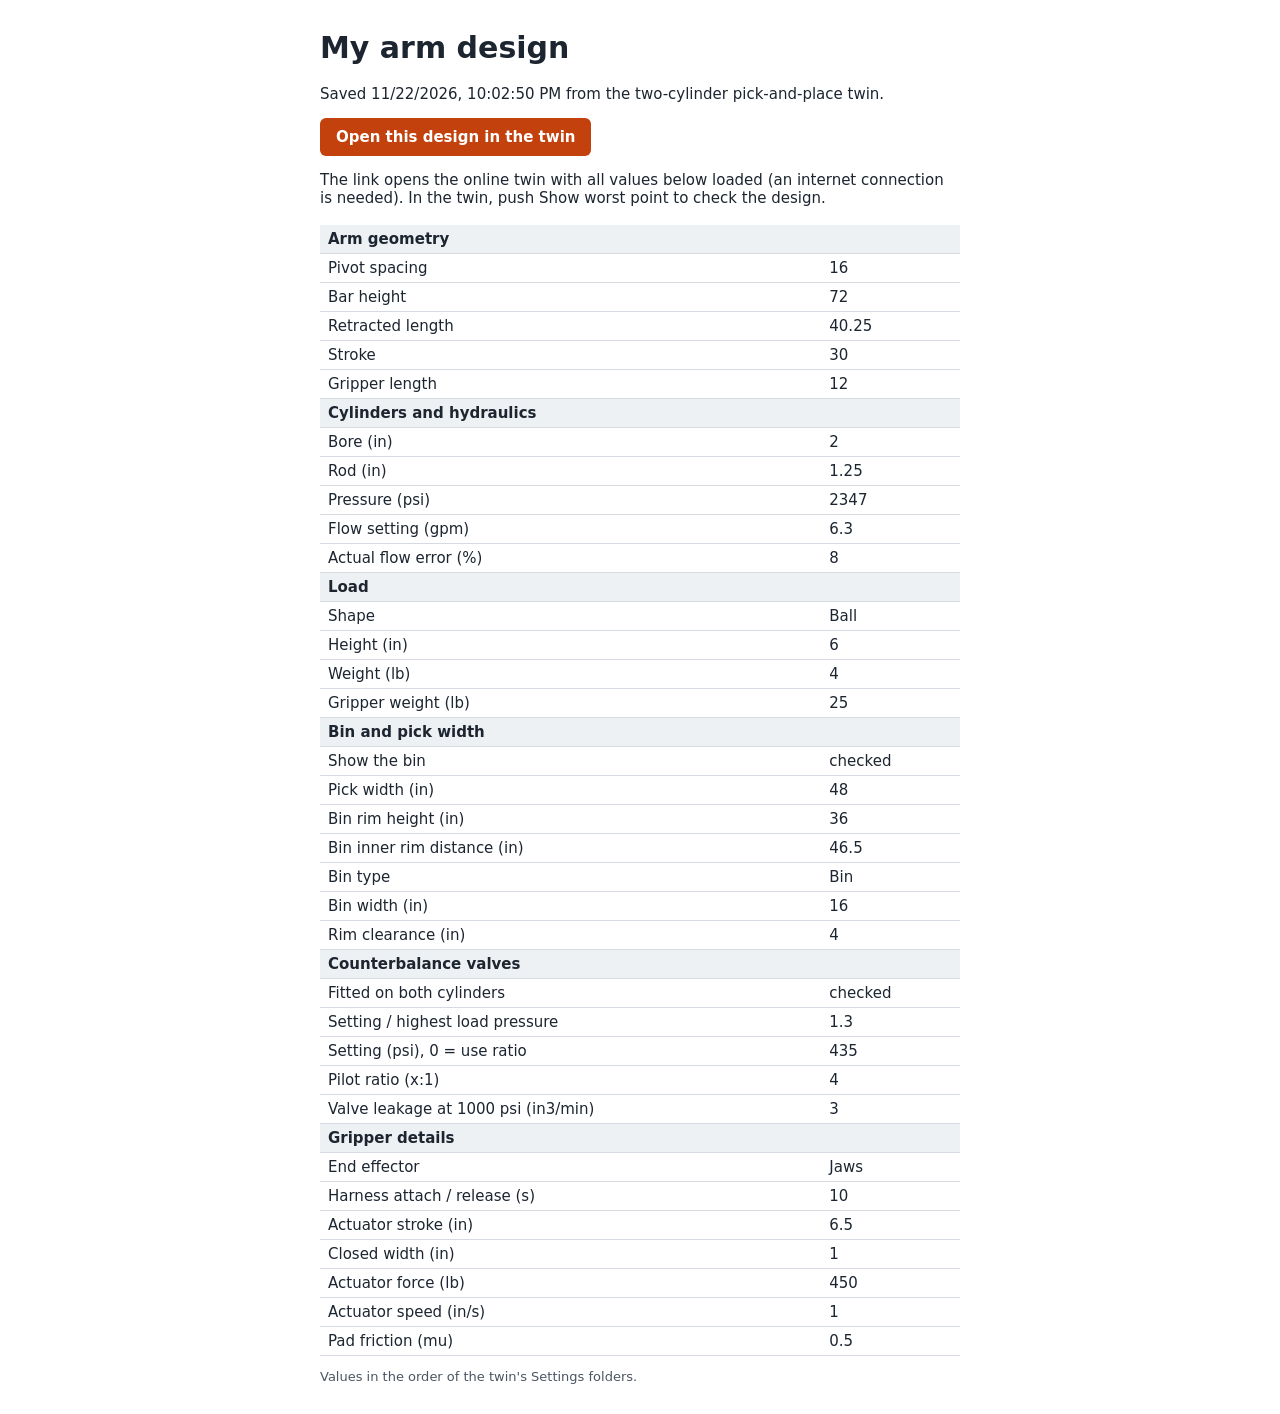
<file: examples/Group1_design.html>
<!DOCTYPE html><html><head><meta charset="utf-8"><title>My arm design</title><style>body{font:15px system-ui,Arial,sans-serif;max-width:640px;margin:30px auto;padding:0 14px;color:#1c2530}a.go{display:inline-block;background:#c2410c;color:#fff;padding:10px 16px;border-radius:6px;text-decoration:none;font-weight:600}table{border-collapse:collapse;width:100%;margin-top:18px}td,th{border-bottom:1px solid #d5dbe1;padding:5px 8px;text-align:left}th{background:#eef1f4}</style></head><body><h1>My arm design</h1><p>Saved 11/22/2026, 10:02:50 PM from the two-cylinder pick-and-place twin.</p><p><a class="go" href="https://alibulentkoc.github.io/pick-place-twin/twins/pick-place-twin.html#design=[base64]">Open this design in the twin</a></p><p>The link opens the online twin with all values below loaded (an internet connection is needed). In the twin, push Show worst point to check the design.</p><table><tr><th colspan="2">Arm geometry</th></tr><tr><td>Pivot spacing</td><td>16</td></tr><tr><td>Bar height</td><td>72</td></tr><tr><td>Retracted length</td><td>40.25</td></tr><tr><td>Stroke</td><td>30</td></tr><tr><td>Gripper length</td><td>12</td></tr><tr><th colspan="2">Cylinders and hydraulics</th></tr><tr><td>Bore (in)</td><td>2</td></tr><tr><td>Rod (in)</td><td>1.25</td></tr><tr><td>Pressure (psi)</td><td>2347</td></tr><tr><td>Flow setting (gpm)</td><td>6.3</td></tr><tr><td>Actual flow error (%)</td><td>8</td></tr><tr><th colspan="2">Load</th></tr><tr><td>Shape</td><td>Ball</td></tr><tr><td>Height (in)</td><td>6</td></tr><tr><td>Weight (lb)</td><td>4</td></tr><tr><td>Gripper weight (lb)</td><td>25</td></tr><tr><th colspan="2">Bin and pick width</th></tr><tr><td>Show the bin</td><td>checked</td></tr><tr><td>Pick width (in)</td><td>48</td></tr><tr><td>Bin rim height (in)</td><td>36</td></tr><tr><td>Bin inner rim distance (in)</td><td>46.5</td></tr><tr><td>Bin type</td><td>Bin</td></tr><tr><td>Bin width (in)</td><td>16</td></tr><tr><td>Rim clearance (in)</td><td>4</td></tr><tr><th colspan="2">Counterbalance valves</th></tr><tr><td>Fitted on both cylinders</td><td>checked</td></tr><tr><td>Setting / highest load pressure</td><td>1.3</td></tr><tr><td>Setting (psi), 0 = use ratio</td><td>435</td></tr><tr><td>Pilot ratio (x:1)</td><td>4</td></tr><tr><td>Valve leakage at 1000 psi (in3/min)</td><td>3</td></tr><tr><th colspan="2">Gripper details</th></tr><tr><td>End effector</td><td>Jaws</td></tr><tr><td>Harness attach / release (s)</td><td>10</td></tr><tr><td>Actuator stroke (in)</td><td>6.5</td></tr><tr><td>Closed width (in)</td><td>1</td></tr><tr><td>Actuator force (lb)</td><td>450</td></tr><tr><td>Actuator speed (in/s)</td><td>1</td></tr><tr><td>Pad friction (mu)</td><td>0.5</td></tr></table><p style="color:#4a5562;font-size:13px">Values in the order of the twin's Settings folders.</p></body></html>
</file>
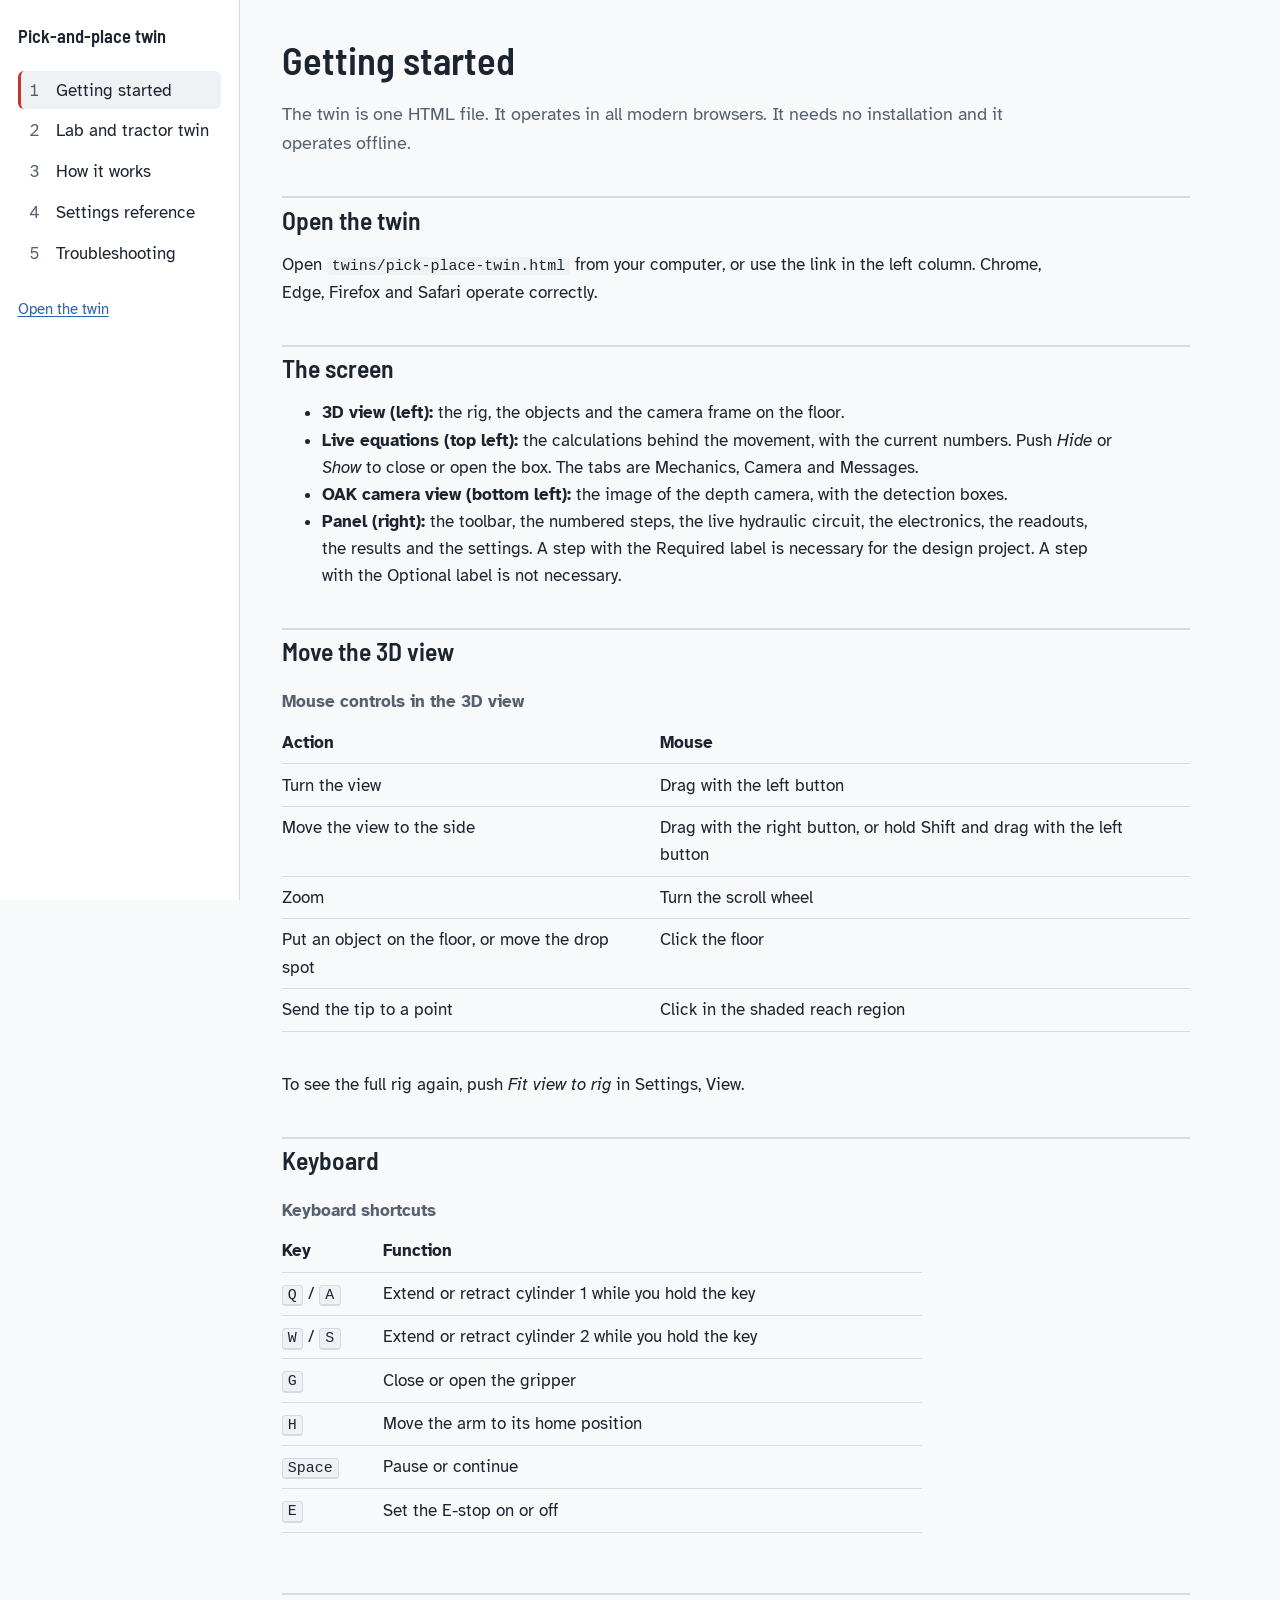
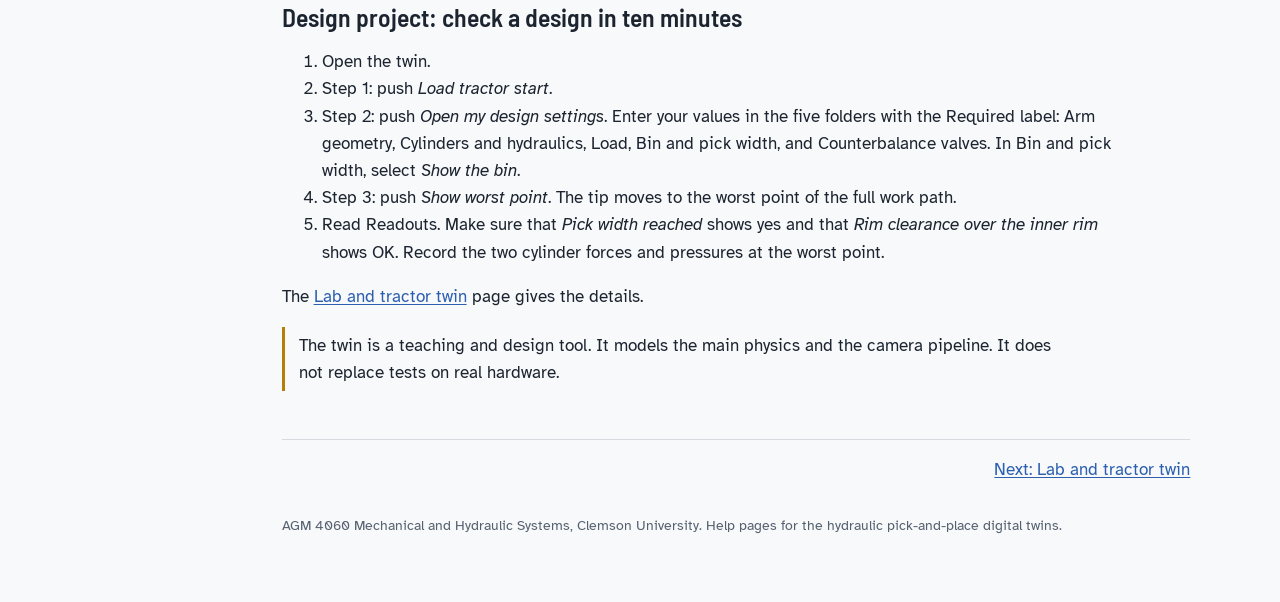
<file: help/getting-started.html>
<!doctype html>
<html lang="en">
<head>
<meta charset="utf-8">
<meta name="viewport" content="width=device-width, initial-scale=1">
<title>Getting started - Pick-and-place twin help</title>
<link rel="stylesheet" href="../assets/help.css">
</head>
<body>
<div class="shell">
  <nav class="rail" aria-label="Help guides">
    <a class="home" href="../index.html">Pick-and-place twin</a>
    <ol>
      <li><a href="getting-started.html" aria-current="page">Getting started</a></li>
      <li><a href="lab-twin.html">Lab and tractor twin</a></li>
      <li><a href="how-it-works.html">How it works</a></li>
      <li><a href="settings.html">Settings reference</a></li>
      <li><a href="troubleshooting.html">Troubleshooting</a></li>
    </ol>
    <div class="open">
      <a href="../twins/pick-place-twin.html">Open the twin</a>
    </div>
  </nav>
  <main id="main">
    <h1>Getting started</h1>
    <p class="lead">The twin is one HTML file. It operates in all modern browsers. It needs no installation and it operates offline.</p>

    <h2>Open the twin</h2>
    <p>Open <code>twins/pick-place-twin.html</code> from your computer, or use the link in the left column. Chrome, Edge, Firefox and Safari operate correctly.</p>

    <h2>The screen</h2>
    <ul>
      <li><strong>3D view (left):</strong> the rig, the objects and the camera frame on the floor.</li>
      <li><strong>Live equations (top left):</strong> the calculations behind the movement, with the current numbers. Push <em>Hide</em> or <em>Show</em> to close or open the box. The tabs are Mechanics, Camera and Messages.</li>
      <li><strong>OAK camera view (bottom left):</strong> the image of the depth camera, with the detection boxes.</li>
      <li><strong>Panel (right):</strong> the toolbar, the numbered steps, the live hydraulic circuit, the electronics, the readouts, the results and the settings. A step with the Required label is necessary for the design project. A step with the Optional label is not necessary.</li>
    </ul>

    <h2>Move the 3D view</h2>
    <div class="tablewrap"><table>
      <caption>Mouse controls in the 3D view</caption>
      <tr><th>Action</th><th>Mouse</th></tr>
      <tr><td>Turn the view</td><td>Drag with the left button</td></tr>
      <tr><td>Move the view to the side</td><td>Drag with the right button, or hold Shift and drag with the left button</td></tr>
      <tr><td>Zoom</td><td>Turn the scroll wheel</td></tr>
      <tr><td>Put an object on the floor, or move the drop spot</td><td>Click the floor</td></tr>
      <tr><td>Send the tip to a point</td><td>Click in the shaded reach region</td></tr>
    </table></div>
    <p>To see the full rig again, push <em>Fit view to rig</em> in Settings, View.</p>

    <h2>Keyboard</h2>
    <div class="tablewrap"><table>
      <caption>Keyboard shortcuts</caption>
      <tr><th>Key</th><th>Function</th></tr>
      <tr><td><kbd>Q</kbd> / <kbd>A</kbd></td><td>Extend or retract cylinder 1 while you hold the key</td></tr>
      <tr><td><kbd>W</kbd> / <kbd>S</kbd></td><td>Extend or retract cylinder 2 while you hold the key</td></tr>
      <tr><td><kbd>G</kbd></td><td>Close or open the gripper</td></tr>
      <tr><td><kbd>H</kbd></td><td>Move the arm to its home position</td></tr>
      <tr><td><kbd>Space</kbd></td><td>Pause or continue</td></tr>
      <tr><td><kbd>E</kbd></td><td>Set the E-stop on or off</td></tr>
    </table></div>

    <h2>Design project: check a design in ten minutes</h2>
    <ol>
      <li>Open the twin.</li>
      <li>Step 1: push <em>Load tractor start</em>.</li>
      <li>Step 2: push <em>Open my design settings</em>. Enter your values in the five folders with the Required label: Arm geometry, Cylinders and hydraulics, Load, Bin and pick width, and Counterbalance valves. In Bin and pick width, select <em>Show the bin</em>.</li>
      <li>Step 3: push <em>Show worst point</em>. The tip moves to the worst point of the full work path.</li>
      <li>Read Readouts. Make sure that <em>Pick width reached</em> shows yes and that <em>Rim clearance over the inner rim</em> shows OK. Record the two cylinder forces and pressures at the worst point.</li>
    </ol>
    <p>The <a href="lab-twin.html">Lab and tractor twin</a> page gives the details.</p>

    <p class="note">The twin is a teaching and design tool. It models the main physics and the camera pipeline. It does not replace tests on real hardware.</p>

    <div class="pager"><span></span><a href="lab-twin.html">Next: Lab and tractor twin</a></div>
    <footer>AGM 4060 Mechanical and Hydraulic Systems, Clemson University. Help pages for the hydraulic pick-and-place digital twins.</footer>
  </main>
</div>
</body>
</html>
</file>
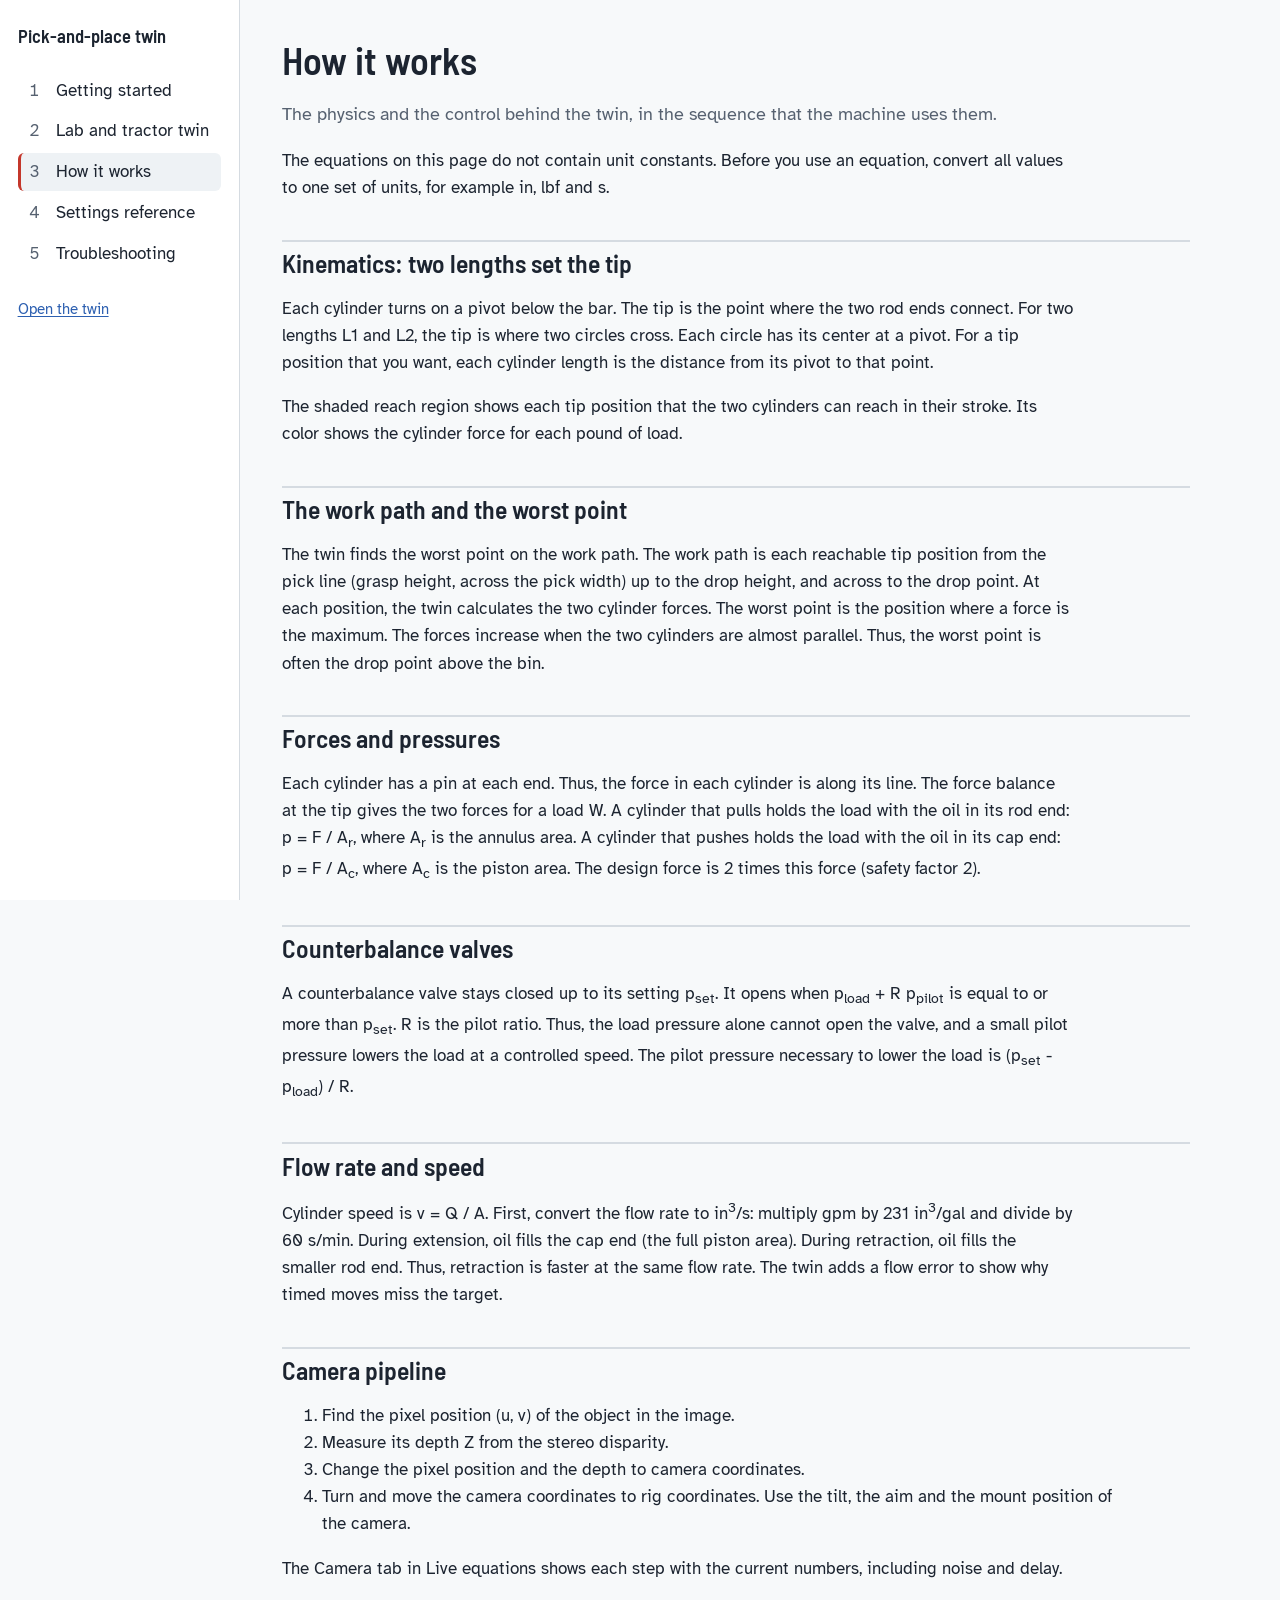
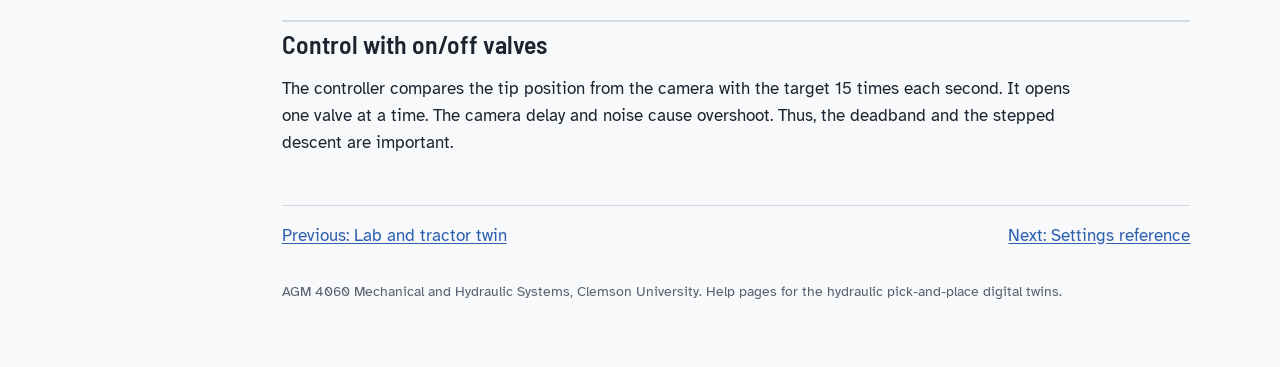
<file: help/how-it-works.html>
<!doctype html>
<html lang="en">
<head>
<meta charset="utf-8">
<meta name="viewport" content="width=device-width, initial-scale=1">
<title>How it works - Pick-and-place twin help</title>
<link rel="stylesheet" href="../assets/help.css">
</head>
<body>
<div class="shell">
  <nav class="rail" aria-label="Help guides">
    <a class="home" href="../index.html">Pick-and-place twin</a>
    <ol>
      <li><a href="getting-started.html">Getting started</a></li>
      <li><a href="lab-twin.html">Lab and tractor twin</a></li>
      <li><a href="how-it-works.html" aria-current="page">How it works</a></li>
      <li><a href="settings.html">Settings reference</a></li>
      <li><a href="troubleshooting.html">Troubleshooting</a></li>
    </ol>
    <div class="open">
      <a href="../twins/pick-place-twin.html">Open the twin</a>
    </div>
  </nav>
  <main id="main">
    <h1>How it works</h1>
    <p class="lead">The physics and the control behind the twin, in the sequence that the machine uses them.</p>
    <p>The equations on this page do not contain unit constants. Before you use an equation, convert all values to one set of units, for example in, lbf and s.</p>

    <h2>Kinematics: two lengths set the tip</h2>
    <p>Each cylinder turns on a pivot below the bar. The tip is the point where the two rod ends connect. For two lengths L1 and L2, the tip is where two circles cross. Each circle has its center at a pivot. For a tip position that you want, each cylinder length is the distance from its pivot to that point.</p>
    <p>The shaded reach region shows each tip position that the two cylinders can reach in their stroke. Its color shows the cylinder force for each pound of load.</p>

    <h2>The work path and the worst point</h2>
    <p>The twin finds the worst point on the work path. The work path is each reachable tip position from the pick line (grasp height, across the pick width) up to the drop height, and across to the drop point. At each position, the twin calculates the two cylinder forces. The worst point is the position where a force is the maximum. The forces increase when the two cylinders are almost parallel. Thus, the worst point is often the drop point above the bin.</p>

    <h2>Forces and pressures</h2>
    <p>Each cylinder has a pin at each end. Thus, the force in each cylinder is along its line. The force balance at the tip gives the two forces for a load W. A cylinder that pulls holds the load with the oil in its rod end: p = F / A<sub>r</sub>, where A<sub>r</sub> is the annulus area. A cylinder that pushes holds the load with the oil in its cap end: p = F / A<sub>c</sub>, where A<sub>c</sub> is the piston area. The design force is 2 times this force (safety factor 2).</p>

    <h2>Counterbalance valves</h2>
    <p>A counterbalance valve stays closed up to its setting p<sub>set</sub>. It opens when p<sub>load</sub> + R p<sub>pilot</sub> is equal to or more than p<sub>set</sub>. R is the pilot ratio. Thus, the load pressure alone cannot open the valve, and a small pilot pressure lowers the load at a controlled speed. The pilot pressure necessary to lower the load is (p<sub>set</sub> - p<sub>load</sub>) / R.</p>

    <h2>Flow rate and speed</h2>
    <p>Cylinder speed is v = Q / A. First, convert the flow rate to in<sup>3</sup>/s: multiply gpm by 231 in<sup>3</sup>/gal and divide by 60 s/min. During extension, oil fills the cap end (the full piston area). During retraction, oil fills the smaller rod end. Thus, retraction is faster at the same flow rate. The twin adds a flow error to show why timed moves miss the target.</p>

    <h2>Camera pipeline</h2>
    <ol>
      <li>Find the pixel position (u, v) of the object in the image.</li>
      <li>Measure its depth Z from the stereo disparity.</li>
      <li>Change the pixel position and the depth to camera coordinates.</li>
      <li>Turn and move the camera coordinates to rig coordinates. Use the tilt, the aim and the mount position of the camera.</li>
    </ol>
    <p>The Camera tab in Live equations shows each step with the current numbers, including noise and delay.</p>

    <h2>Control with on/off valves</h2>
    <p>The controller compares the tip position from the camera with the target 15 times each second. It opens one valve at a time. The camera delay and noise cause overshoot. Thus, the deadband and the stepped descent are important.</p>


    <div class="pager"><a href="lab-twin.html">Previous: Lab and tractor twin</a><a href="settings.html">Next: Settings reference</a></div>
    <footer>AGM 4060 Mechanical and Hydraulic Systems, Clemson University. Help pages for the hydraulic pick-and-place digital twins.</footer>
  </main>
</div>
</body>
</html>
</file>
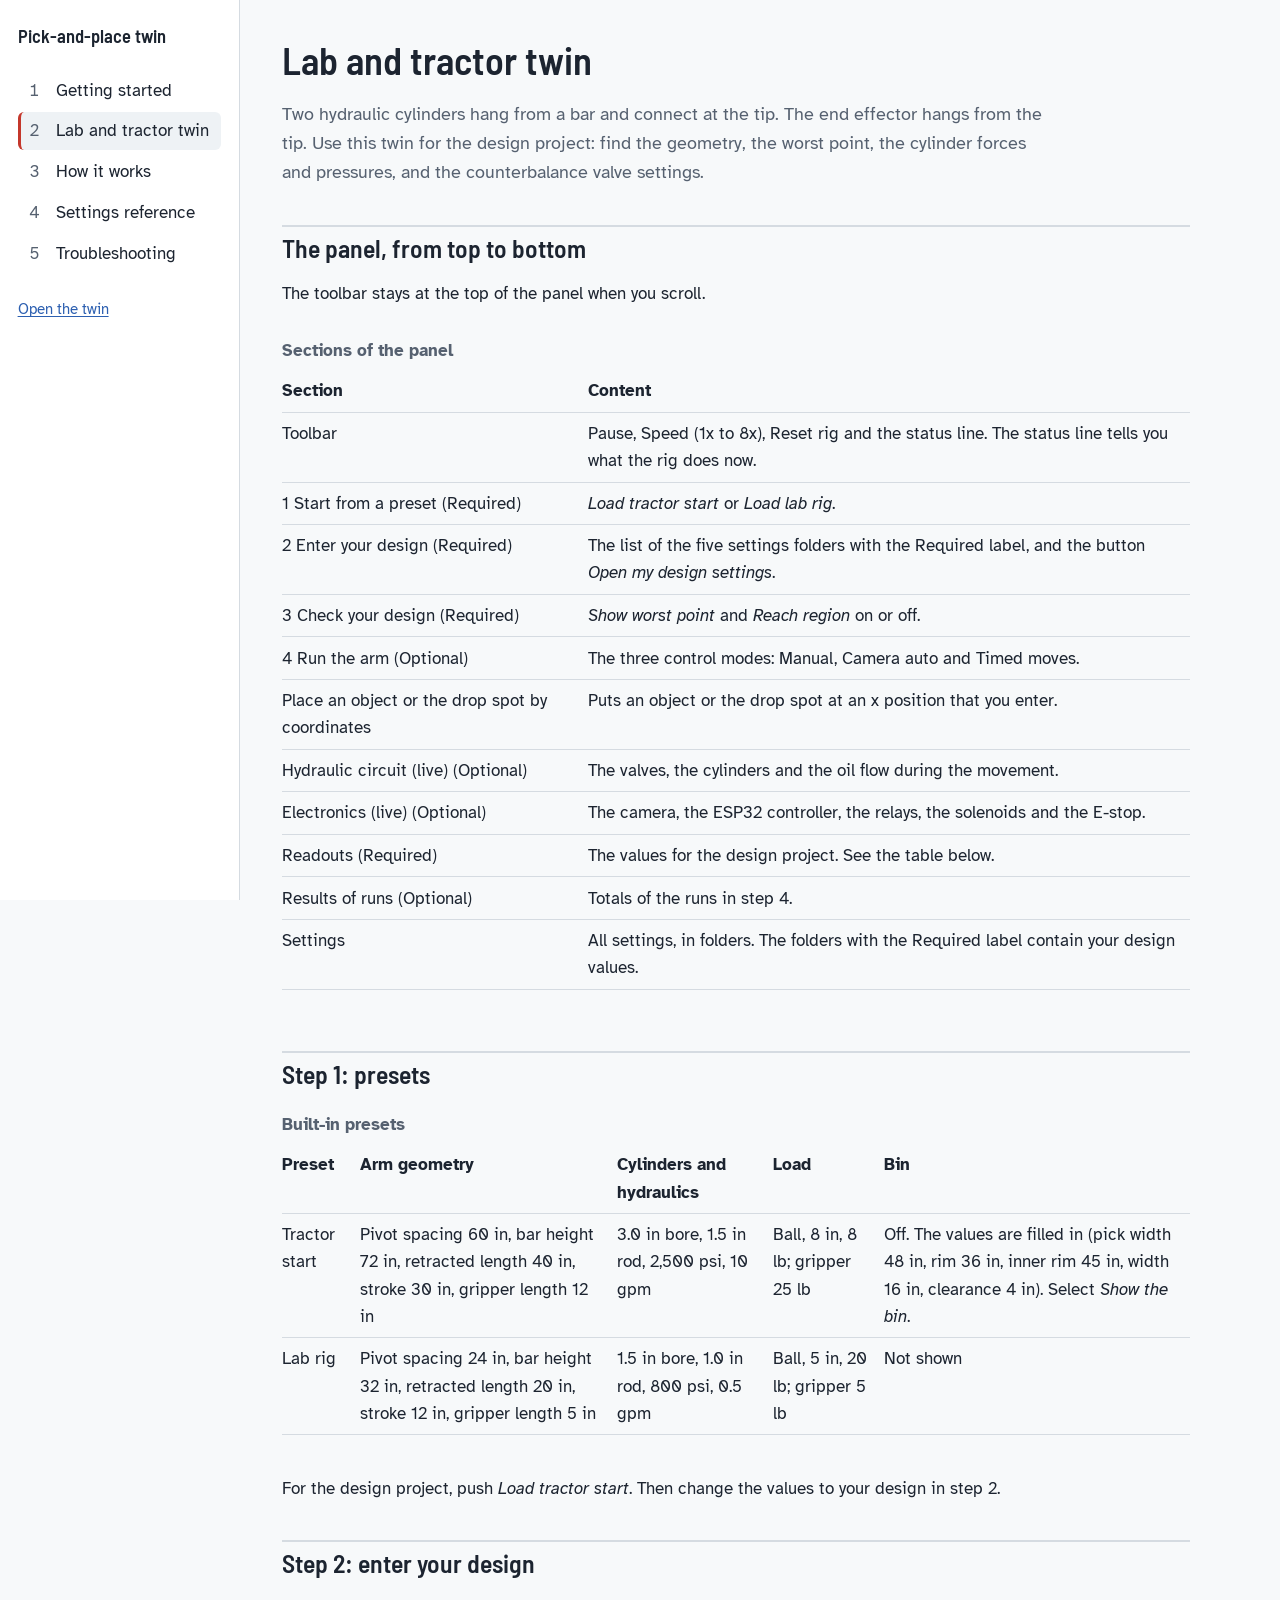
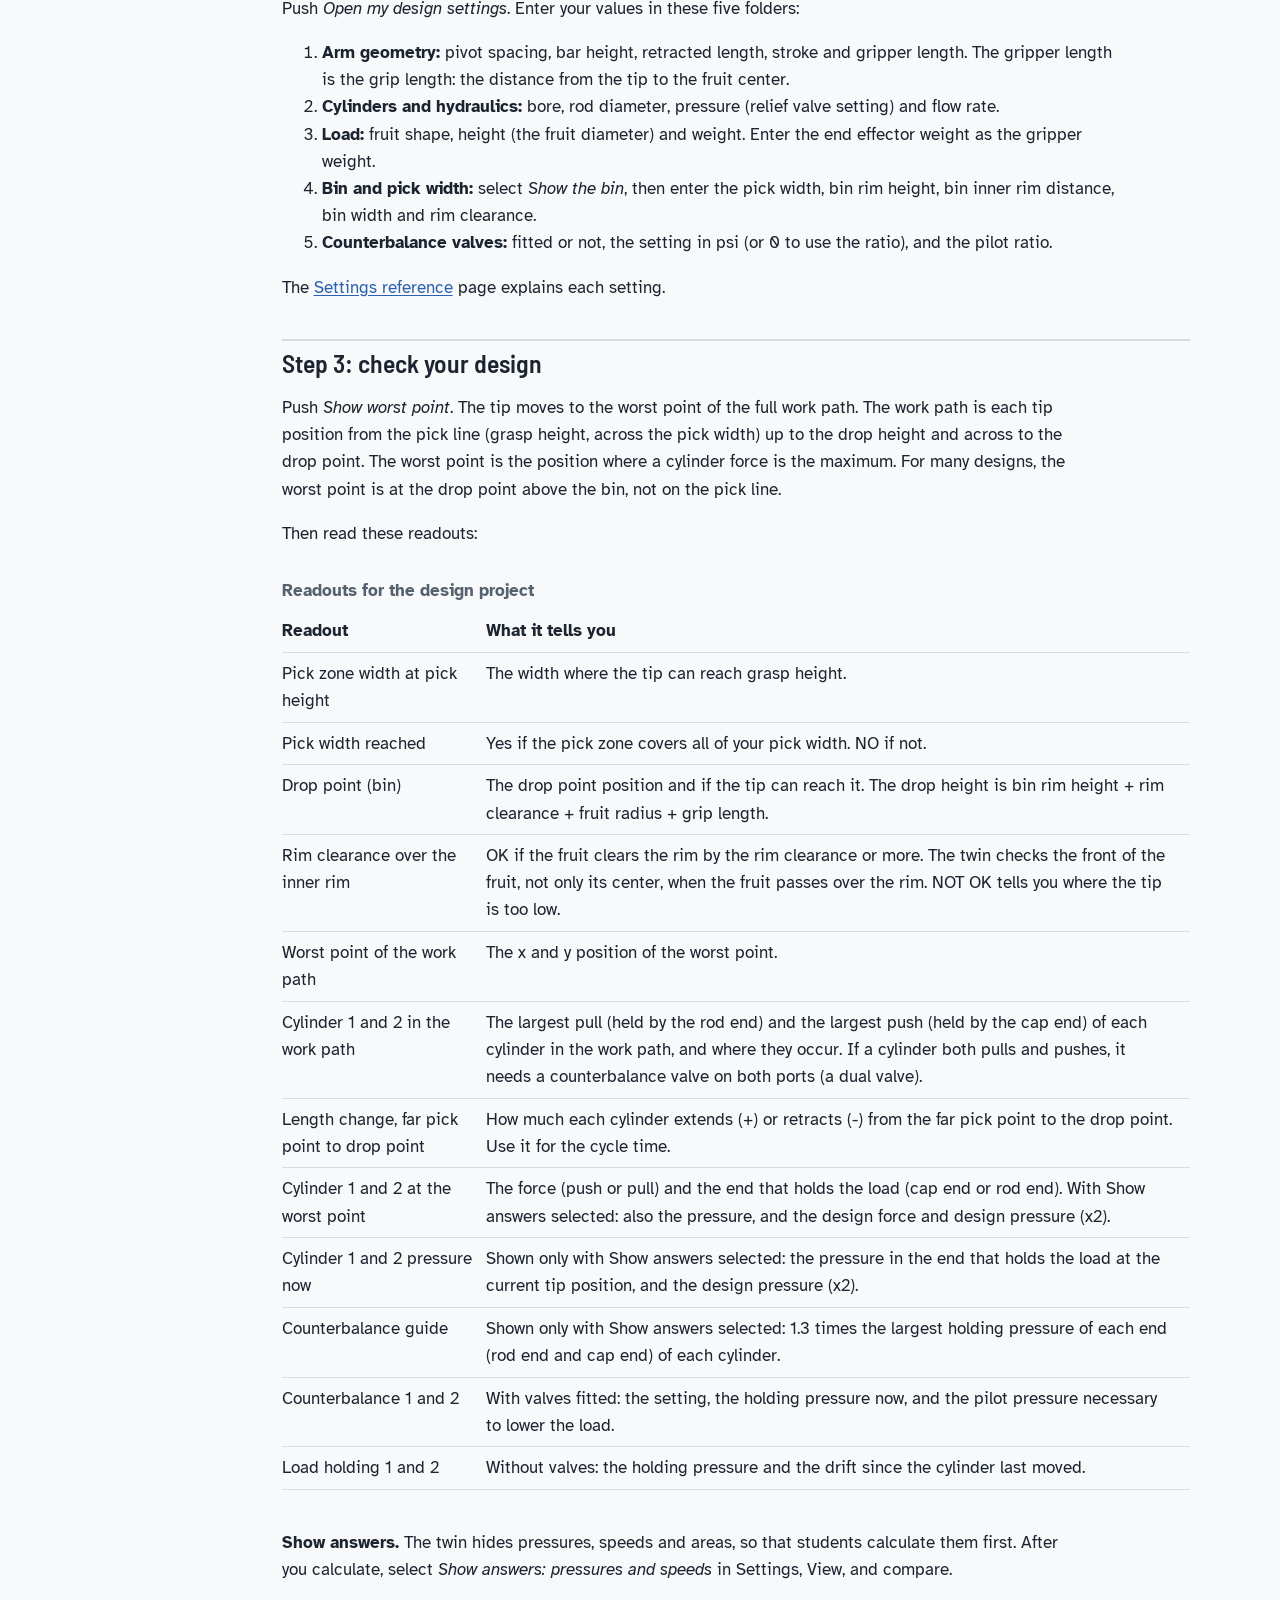
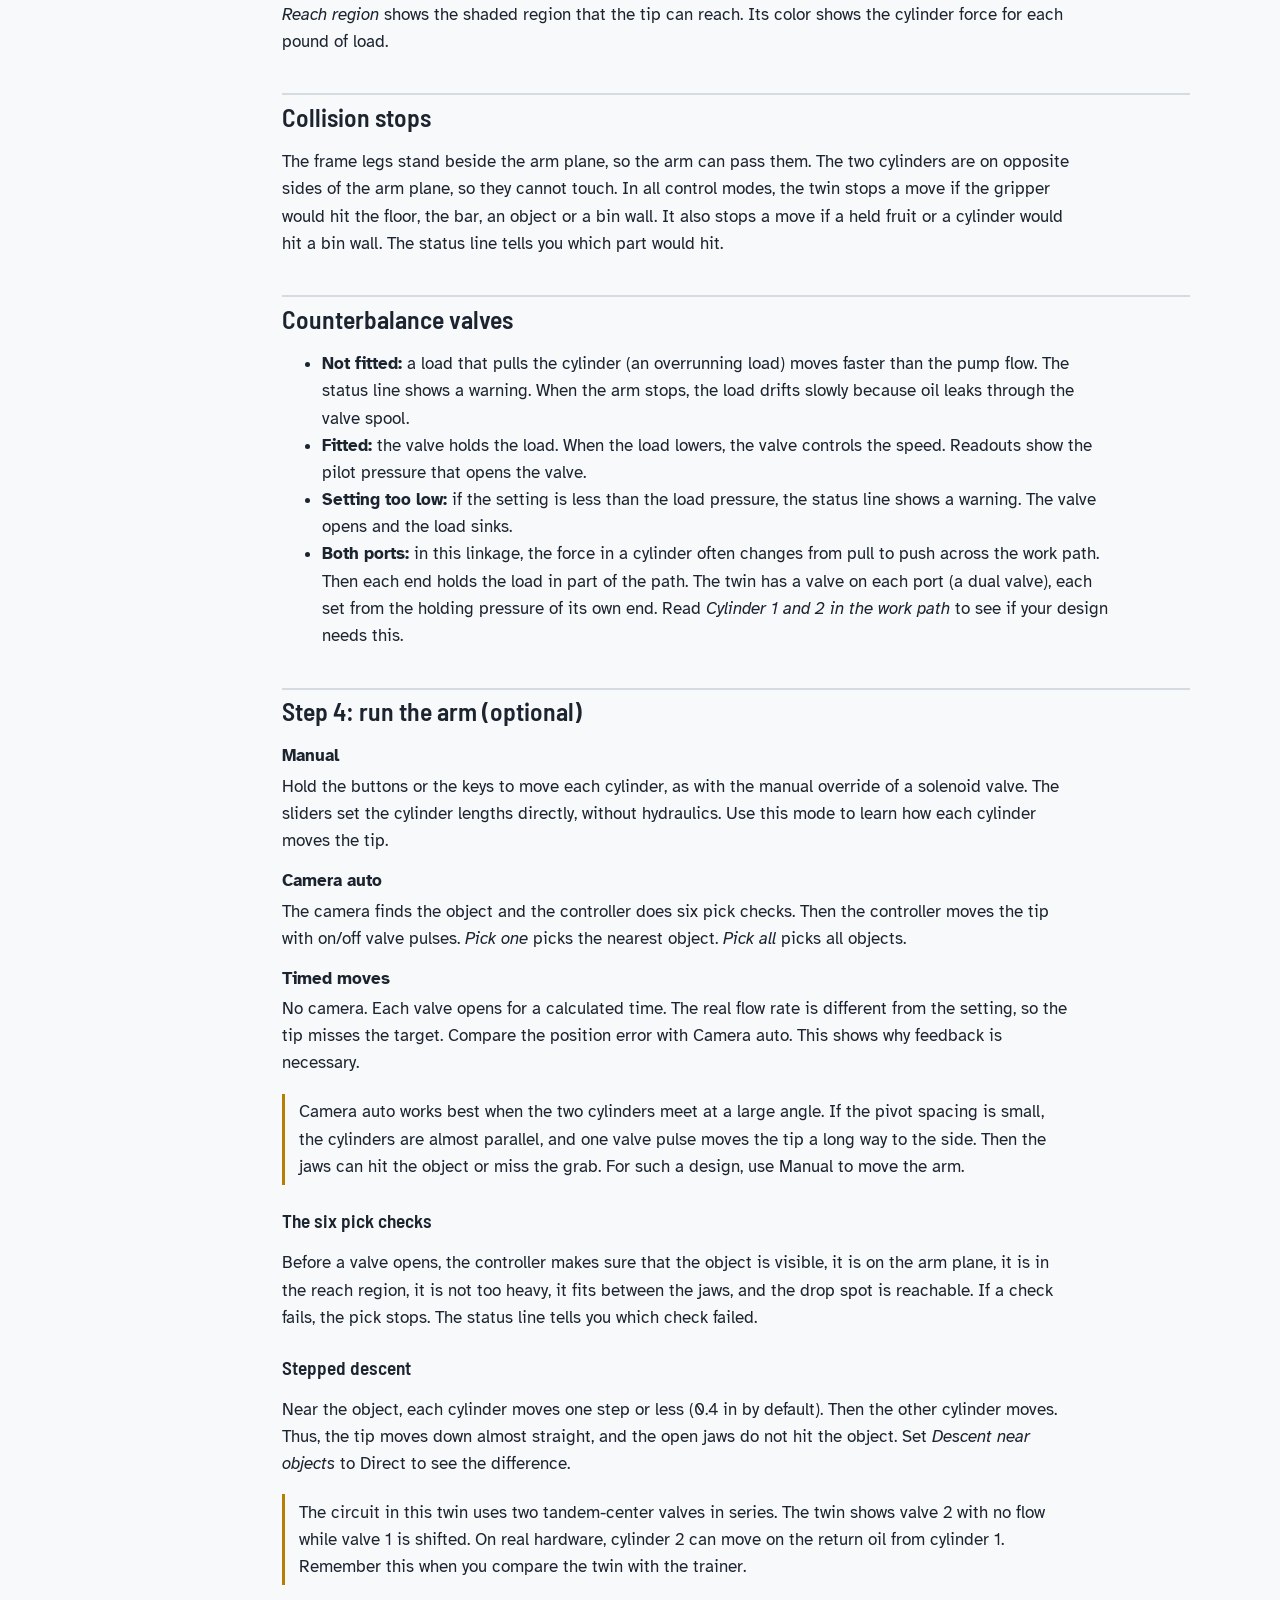
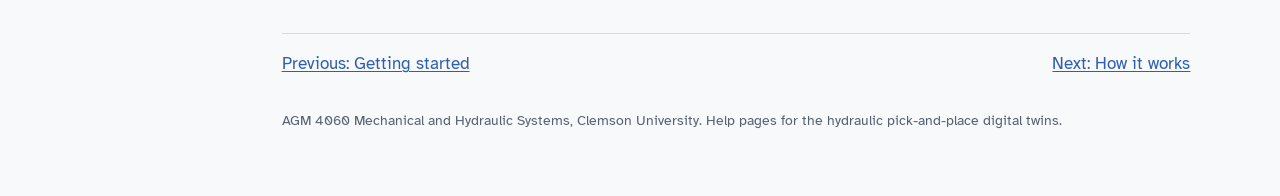
<file: help/lab-twin.html>
<!doctype html>
<html lang="en">
<head>
<meta charset="utf-8">
<meta name="viewport" content="width=device-width, initial-scale=1">
<title>Lab and tractor twin - Pick-and-place twin help</title>
<link rel="stylesheet" href="../assets/help.css">
</head>
<body>
<div class="shell">
  <nav class="rail" aria-label="Help guides">
    <a class="home" href="../index.html">Pick-and-place twin</a>
    <ol>
      <li><a href="getting-started.html">Getting started</a></li>
      <li><a href="lab-twin.html" aria-current="page">Lab and tractor twin</a></li>
      <li><a href="how-it-works.html">How it works</a></li>
      <li><a href="settings.html">Settings reference</a></li>
      <li><a href="troubleshooting.html">Troubleshooting</a></li>
    </ol>
    <div class="open">
      <a href="../twins/pick-place-twin.html">Open the twin</a>
    </div>
  </nav>
  <main id="main">
    <h1>Lab and tractor twin</h1>
    <p class="lead">Two hydraulic cylinders hang from a bar and connect at the tip. The end effector hangs from the tip. Use this twin for the design project: find the geometry, the worst point, the cylinder forces and pressures, and the counterbalance valve settings.</p>

    <h2>The panel, from top to bottom</h2>
    <p>The toolbar stays at the top of the panel when you scroll.</p>
    <div class="tablewrap"><table>
      <caption>Sections of the panel</caption>
      <tr><th>Section</th><th>Content</th></tr>
      <tr><td>Toolbar</td><td>Pause, Speed (1x to 8x), Reset rig and the status line. The status line tells you what the rig does now.</td></tr>
      <tr><td>1 Start from a preset (Required)</td><td><em>Load tractor start</em> or <em>Load lab rig</em>.</td></tr>
      <tr><td>2 Enter your design (Required)</td><td>The list of the five settings folders with the Required label, and the button <em>Open my design settings</em>.</td></tr>
      <tr><td>3 Check your design (Required)</td><td><em>Show worst point</em> and <em>Reach region</em> on or off.</td></tr>
      <tr><td>4 Run the arm (Optional)</td><td>The three control modes: Manual, Camera auto and Timed moves.</td></tr>
      <tr><td>Place an object or the drop spot by coordinates</td><td>Puts an object or the drop spot at an x position that you enter.</td></tr>
      <tr><td>Hydraulic circuit (live) (Optional)</td><td>The valves, the cylinders and the oil flow during the movement.</td></tr>
      <tr><td>Electronics (live) (Optional)</td><td>The camera, the ESP32 controller, the relays, the solenoids and the E-stop.</td></tr>
      <tr><td>Readouts (Required)</td><td>The values for the design project. See the table below.</td></tr>
      <tr><td>Results of runs (Optional)</td><td>Totals of the runs in step 4.</td></tr>
      <tr><td>Settings</td><td>All settings, in folders. The folders with the Required label contain your design values.</td></tr>
    </table></div>

    <h2>Step 1: presets</h2>
    <div class="tablewrap"><table>
      <caption>Built-in presets</caption>
      <tr><th>Preset</th><th>Arm geometry</th><th>Cylinders and hydraulics</th><th>Load</th><th>Bin</th></tr>
      <tr><td>Tractor start</td><td>Pivot spacing 60 in, bar height 72 in, retracted length 40 in, stroke 30 in, gripper length 12 in</td><td>3.0 in bore, 1.5 in rod, 2,500 psi, 10 gpm</td><td>Ball, 8 in, 8 lb; gripper 25 lb</td><td>Off. The values are filled in (pick width 48 in, rim 36 in, inner rim 45 in, width 16 in, clearance 4 in). Select <em>Show the bin</em>.</td></tr>
      <tr><td>Lab rig</td><td>Pivot spacing 24 in, bar height 32 in, retracted length 20 in, stroke 12 in, gripper length 5 in</td><td>1.5 in bore, 1.0 in rod, 800 psi, 0.5 gpm</td><td>Ball, 5 in, 20 lb; gripper 5 lb</td><td>Not shown</td></tr>
    </table></div>
    <p>For the design project, push <em>Load tractor start</em>. Then change the values to your design in step 2.</p>

    <h2>Step 2: enter your design</h2>
    <p>Push <em>Open my design settings</em>. Enter your values in these five folders:</p>
    <ol>
      <li><strong>Arm geometry:</strong> pivot spacing, bar height, retracted length, stroke and gripper length. The gripper length is the grip length: the distance from the tip to the fruit center.</li>
      <li><strong>Cylinders and hydraulics:</strong> bore, rod diameter, pressure (relief valve setting) and flow rate.</li>
      <li><strong>Load:</strong> fruit shape, height (the fruit diameter) and weight. Enter the end effector weight as the gripper weight.</li>
      <li><strong>Bin and pick width:</strong> select <em>Show the bin</em>, then enter the pick width, bin rim height, bin inner rim distance, bin width and rim clearance.</li>
      <li><strong>Counterbalance valves:</strong> fitted or not, the setting in psi (or 0 to use the ratio), and the pilot ratio.</li>
    </ol>
    <p>The <a href="settings.html">Settings reference</a> page explains each setting.</p>

    <h2>Step 3: check your design</h2>
    <p>Push <em>Show worst point</em>. The tip moves to the worst point of the full work path. The work path is each tip position from the pick line (grasp height, across the pick width) up to the drop height and across to the drop point. The worst point is the position where a cylinder force is the maximum. For many designs, the worst point is at the drop point above the bin, not on the pick line.</p>
    <p>Then read these readouts:</p>
    <div class="tablewrap"><table>
      <caption>Readouts for the design project</caption>
      <tr><th>Readout</th><th>What it tells you</th></tr>
      <tr><td>Pick zone width at pick height</td><td>The width where the tip can reach grasp height.</td></tr>
      <tr><td>Pick width reached</td><td>Yes if the pick zone covers all of your pick width. NO if not.</td></tr>
      <tr><td>Drop point (bin)</td><td>The drop point position and if the tip can reach it. The drop height is bin rim height + rim clearance + fruit radius + grip length.</td></tr>
      <tr><td>Rim clearance over the inner rim</td><td>OK if the fruit clears the rim by the rim clearance or more. The twin checks the front of the fruit, not only its center, when the fruit passes over the rim. NOT OK tells you where the tip is too low.</td></tr>
      <tr><td>Worst point of the work path</td><td>The x and y position of the worst point.</td></tr>
      <tr><td>Cylinder 1 and 2 in the work path</td><td>The largest pull (held by the rod end) and the largest push (held by the cap end) of each cylinder in the work path, and where they occur. If a cylinder both pulls and pushes, it needs a counterbalance valve on both ports (a dual valve).</td></tr>
      <tr><td>Length change, far pick point to drop point</td><td>How much each cylinder extends (+) or retracts (-) from the far pick point to the drop point. Use it for the cycle time.</td></tr>
      <tr><td>Cylinder 1 and 2 at the worst point</td><td>The force (push or pull) and the end that holds the load (cap end or rod end). With Show answers selected: also the pressure, and the design force and design pressure (x2).</td></tr>
      <tr><td>Cylinder 1 and 2 pressure now</td><td>Shown only with Show answers selected: the pressure in the end that holds the load at the current tip position, and the design pressure (x2).</td></tr>
      <tr><td>Counterbalance guide</td><td>Shown only with Show answers selected: 1.3 times the largest holding pressure of each end (rod end and cap end) of each cylinder.</td></tr>
      <tr><td>Counterbalance 1 and 2</td><td>With valves fitted: the setting, the holding pressure now, and the pilot pressure necessary to lower the load.</td></tr>
      <tr><td>Load holding 1 and 2</td><td>Without valves: the holding pressure and the drift since the cylinder last moved.</td></tr>
    </table></div>
    <p><strong>Show answers.</strong> The twin hides pressures, speeds and areas, so that students calculate them first. After you calculate, select <em>Show answers: pressures and speeds</em> in Settings, View, and compare.</p>
    <p><em>Reach region</em> shows the shaded region that the tip can reach. Its color shows the cylinder force for each pound of load.</p>

    <h2>Collision stops</h2>
    <p>The frame legs stand beside the arm plane, so the arm can pass them. The two cylinders are on opposite sides of the arm plane, so they cannot touch. In all control modes, the twin stops a move if the gripper would hit the floor, the bar, an object or a bin wall. It also stops a move if a held fruit or a cylinder would hit a bin wall. The status line tells you which part would hit.</p>

    <h2>Counterbalance valves</h2>
    <ul>
      <li><strong>Not fitted:</strong> a load that pulls the cylinder (an overrunning load) moves faster than the pump flow. The status line shows a warning. When the arm stops, the load drifts slowly because oil leaks through the valve spool.</li>
      <li><strong>Fitted:</strong> the valve holds the load. When the load lowers, the valve controls the speed. Readouts show the pilot pressure that opens the valve.</li>
      <li><strong>Setting too low:</strong> if the setting is less than the load pressure, the status line shows a warning. The valve opens and the load sinks.</li>
      <li><strong>Both ports:</strong> in this linkage, the force in a cylinder often changes from pull to push across the work path. Then each end holds the load in part of the path. The twin has a valve on each port (a dual valve), each set from the holding pressure of its own end. Read <em>Cylinder 1 and 2 in the work path</em> to see if your design needs this.</li>
    </ul>

    <h2>Step 4: run the arm (optional)</h2>
    <dl>
      <dt>Manual</dt>
      <dd>Hold the buttons or the keys to move each cylinder, as with the manual override of a solenoid valve. The sliders set the cylinder lengths directly, without hydraulics. Use this mode to learn how each cylinder moves the tip.</dd>
      <dt>Camera auto</dt>
      <dd>The camera finds the object and the controller does six pick checks. Then the controller moves the tip with on/off valve pulses. <em>Pick one</em> picks the nearest object. <em>Pick all</em> picks all objects.</dd>
      <dt>Timed moves</dt>
      <dd>No camera. Each valve opens for a calculated time. The real flow rate is different from the setting, so the tip misses the target. Compare the position error with Camera auto. This shows why feedback is necessary.</dd>
    </dl>
    <p class="note">Camera auto works best when the two cylinders meet at a large angle. If the pivot spacing is small, the cylinders are almost parallel, and one valve pulse moves the tip a long way to the side. Then the jaws can hit the object or miss the grab. For such a design, use Manual to move the arm.</p>
    <h3>The six pick checks</h3>
    <p>Before a valve opens, the controller makes sure that the object is visible, it is on the arm plane, it is in the reach region, it is not too heavy, it fits between the jaws, and the drop spot is reachable. If a check fails, the pick stops. The status line tells you which check failed.</p>
    <h3>Stepped descent</h3>
    <p>Near the object, each cylinder moves one step or less (0.4 in by default). Then the other cylinder moves. Thus, the tip moves down almost straight, and the open jaws do not hit the object. Set <em>Descent near objects</em> to Direct to see the difference.</p>

    <p class="note">The circuit in this twin uses two tandem-center valves in series. The twin shows valve 2 with no flow while valve 1 is shifted. On real hardware, cylinder 2 can move on the return oil from cylinder 1. Remember this when you compare the twin with the trainer.</p>

    <div class="pager"><a href="getting-started.html">Previous: Getting started</a><a href="how-it-works.html">Next: How it works</a></div>
    <footer>AGM 4060 Mechanical and Hydraulic Systems, Clemson University. Help pages for the hydraulic pick-and-place digital twins.</footer>
  </main>
</div>
</body>
</html>
</file>
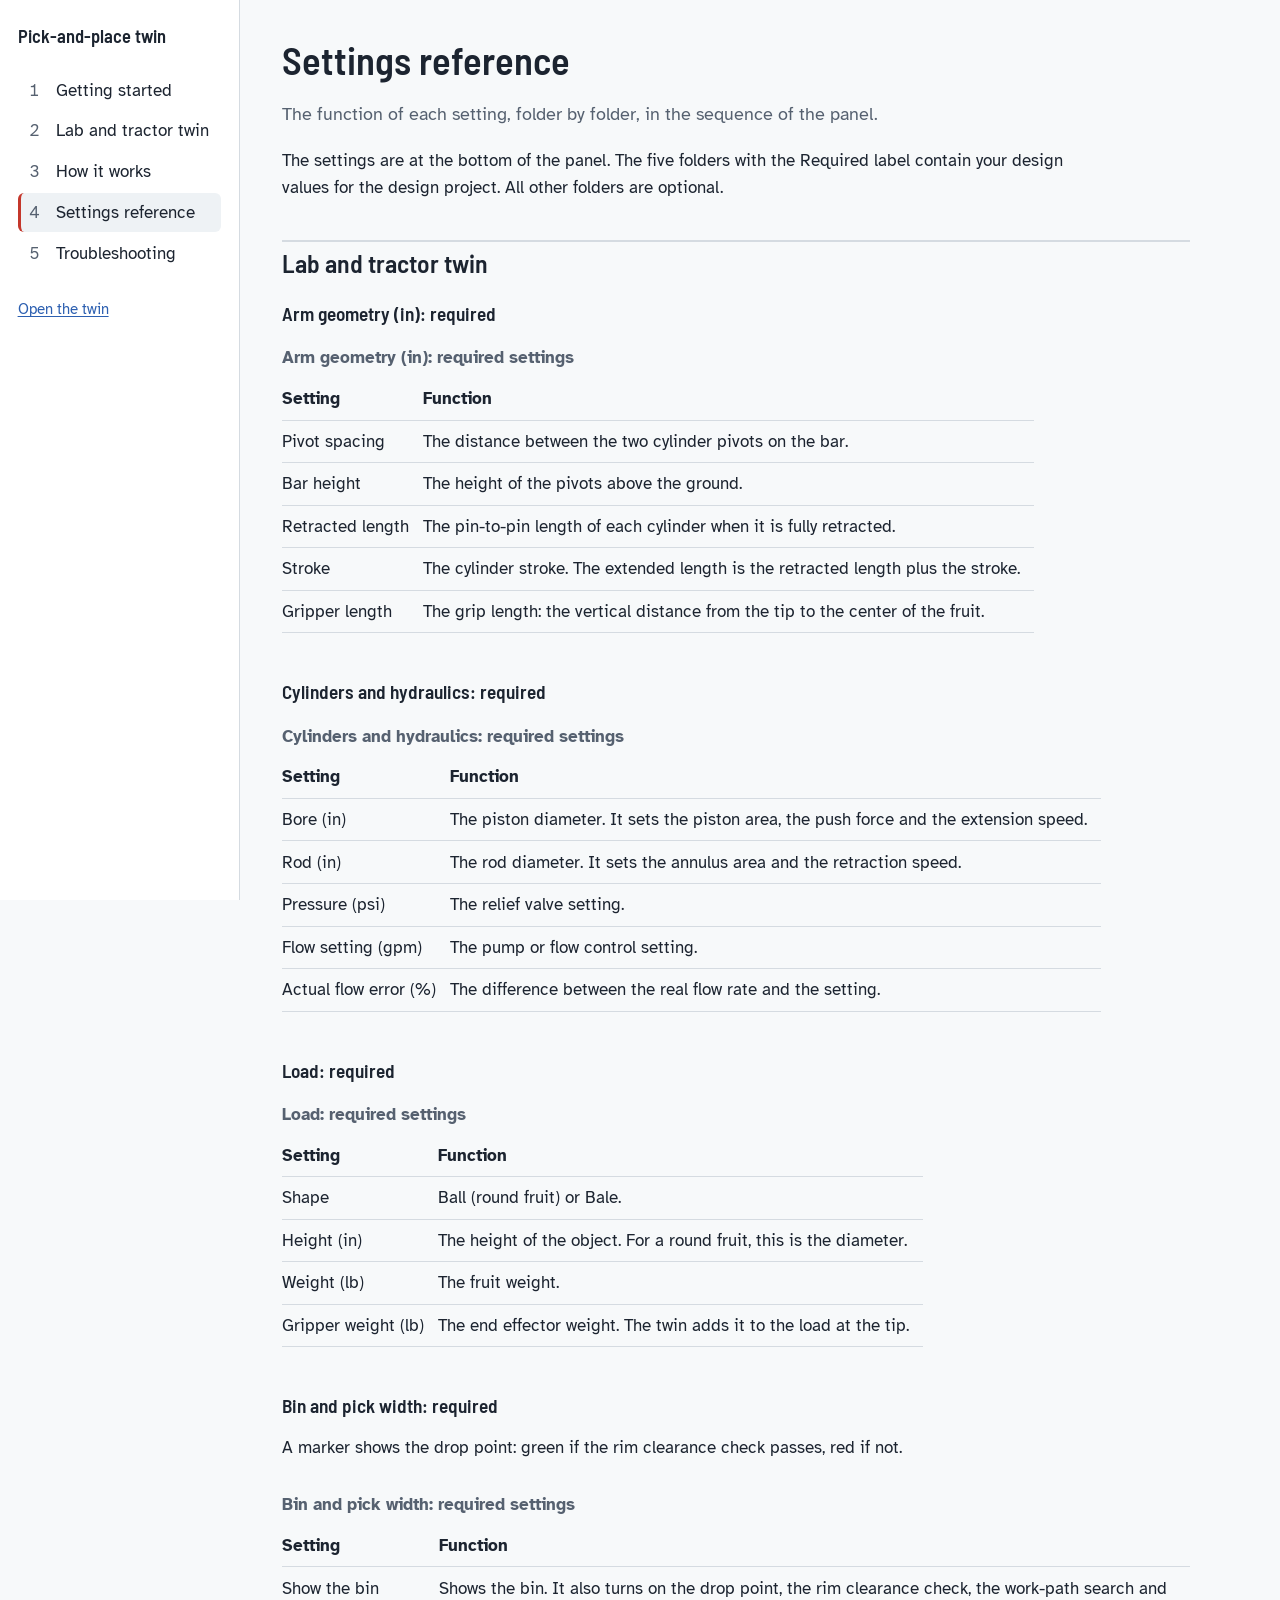
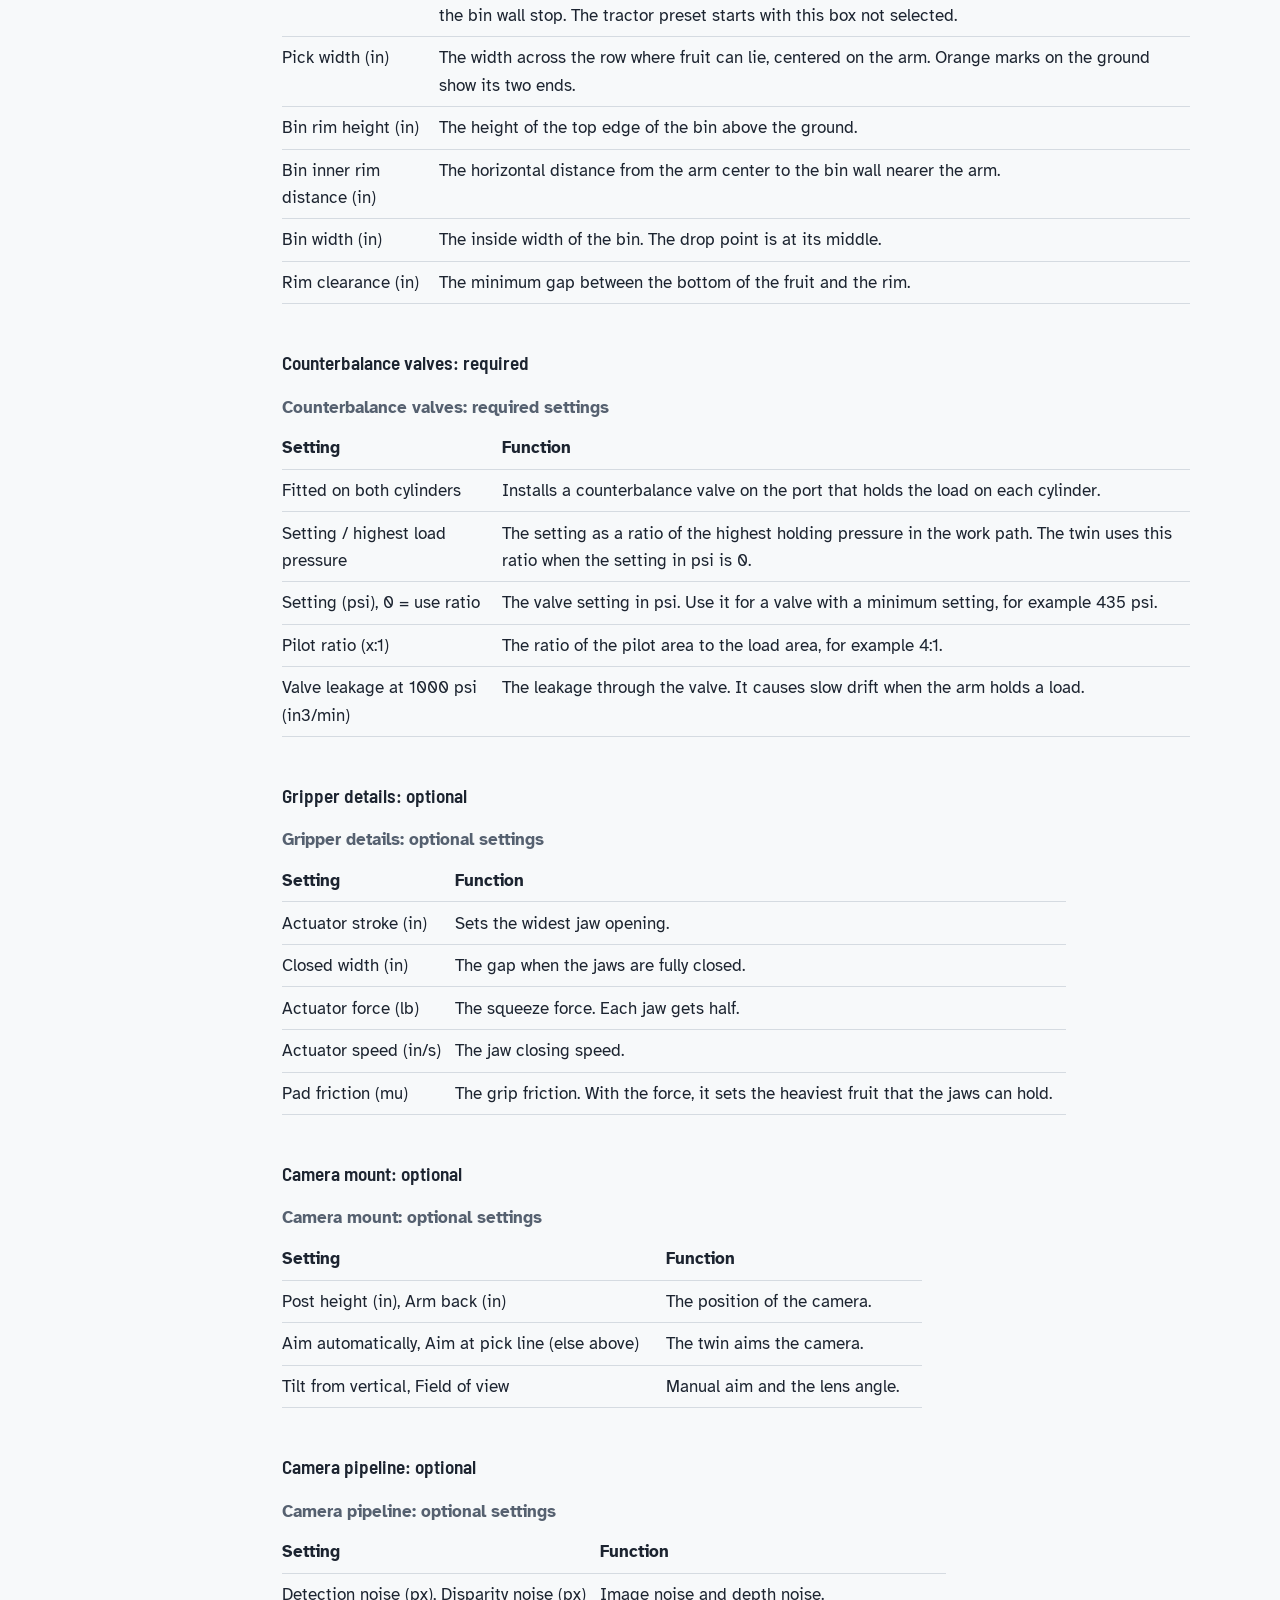
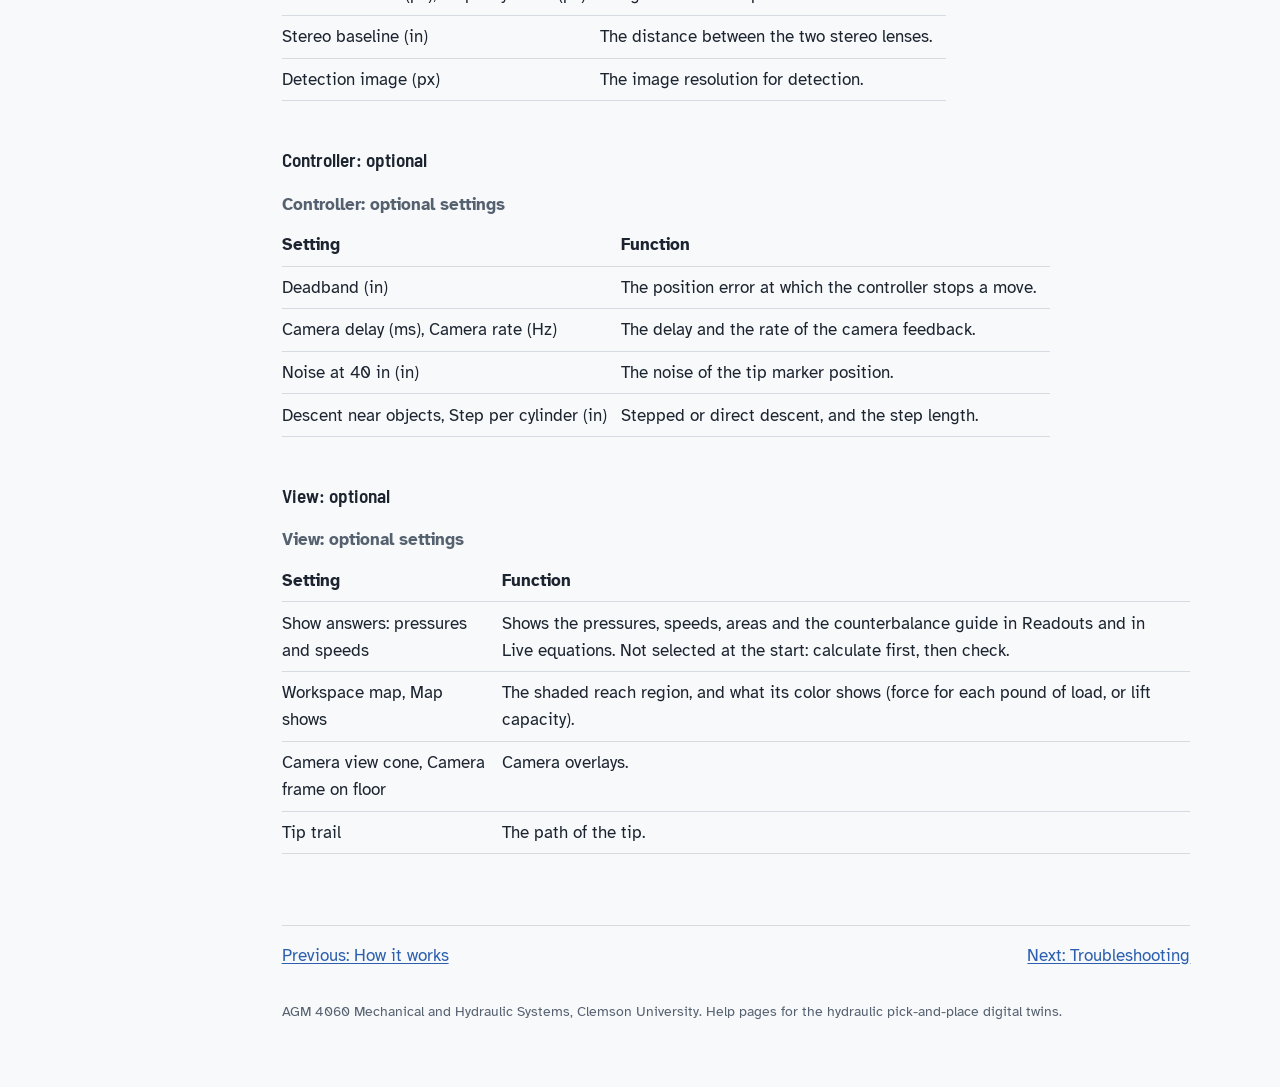
<file: help/settings.html>
<!doctype html>
<html lang="en">
<head>
<meta charset="utf-8">
<meta name="viewport" content="width=device-width, initial-scale=1">
<title>Settings reference - Pick-and-place twin help</title>
<link rel="stylesheet" href="../assets/help.css">
</head>
<body>
<div class="shell">
  <nav class="rail" aria-label="Help guides">
    <a class="home" href="../index.html">Pick-and-place twin</a>
    <ol>
      <li><a href="getting-started.html">Getting started</a></li>
      <li><a href="lab-twin.html">Lab and tractor twin</a></li>
      <li><a href="how-it-works.html">How it works</a></li>
      <li><a href="settings.html" aria-current="page">Settings reference</a></li>
      <li><a href="troubleshooting.html">Troubleshooting</a></li>
    </ol>
    <div class="open">
      <a href="../twins/pick-place-twin.html">Open the twin</a>
    </div>
  </nav>
  <main id="main">
    <h1>Settings reference</h1>
    <p class="lead">The function of each setting, folder by folder, in the sequence of the panel.</p>
    <p>The settings are at the bottom of the panel. The five folders with the Required label contain your design values for the design project. All other folders are optional.</p>

    <h2>Lab and tractor twin</h2>
    <h3>Arm geometry (in): required</h3>
    <div class="tablewrap"><table>
      <caption>Arm geometry (in): required settings</caption>
      <tr><th>Setting</th><th>Function</th></tr>
      <tr><td>Pivot spacing</td><td>The distance between the two cylinder pivots on the bar.</td></tr>
      <tr><td>Bar height</td><td>The height of the pivots above the ground.</td></tr>
      <tr><td>Retracted length</td><td>The pin-to-pin length of each cylinder when it is fully retracted.</td></tr>
      <tr><td>Stroke</td><td>The cylinder stroke. The extended length is the retracted length plus the stroke.</td></tr>
      <tr><td>Gripper length</td><td>The grip length: the vertical distance from the tip to the center of the fruit.</td></tr>
    </table></div>
    <h3>Cylinders and hydraulics: required</h3>
    <div class="tablewrap"><table>
      <caption>Cylinders and hydraulics: required settings</caption>
      <tr><th>Setting</th><th>Function</th></tr>
      <tr><td>Bore (in)</td><td>The piston diameter. It sets the piston area, the push force and the extension speed.</td></tr>
      <tr><td>Rod (in)</td><td>The rod diameter. It sets the annulus area and the retraction speed.</td></tr>
      <tr><td>Pressure (psi)</td><td>The relief valve setting.</td></tr>
      <tr><td>Flow setting (gpm)</td><td>The pump or flow control setting.</td></tr>
      <tr><td>Actual flow error (%)</td><td>The difference between the real flow rate and the setting.</td></tr>
    </table></div>
    <h3>Load: required</h3>
    <div class="tablewrap"><table>
      <caption>Load: required settings</caption>
      <tr><th>Setting</th><th>Function</th></tr>
      <tr><td>Shape</td><td>Ball (round fruit) or Bale.</td></tr>
      <tr><td>Height (in)</td><td>The height of the object. For a round fruit, this is the diameter.</td></tr>
      <tr><td>Weight (lb)</td><td>The fruit weight.</td></tr>
      <tr><td>Gripper weight (lb)</td><td>The end effector weight. The twin adds it to the load at the tip.</td></tr>
    </table></div>
    <h3>Bin and pick width: required</h3>
    <p>A marker shows the drop point: green if the rim clearance check passes, red if not.</p>
    <div class="tablewrap"><table>
      <caption>Bin and pick width: required settings</caption>
      <tr><th>Setting</th><th>Function</th></tr>
      <tr><td>Show the bin</td><td>Shows the bin. It also turns on the drop point, the rim clearance check, the work-path search and the bin wall stop. The tractor preset starts with this box not selected.</td></tr>
      <tr><td>Pick width (in)</td><td>The width across the row where fruit can lie, centered on the arm. Orange marks on the ground show its two ends.</td></tr>
      <tr><td>Bin rim height (in)</td><td>The height of the top edge of the bin above the ground.</td></tr>
      <tr><td>Bin inner rim distance (in)</td><td>The horizontal distance from the arm center to the bin wall nearer the arm.</td></tr>
      <tr><td>Bin width (in)</td><td>The inside width of the bin. The drop point is at its middle.</td></tr>
      <tr><td>Rim clearance (in)</td><td>The minimum gap between the bottom of the fruit and the rim.</td></tr>
    </table></div>
    <h3>Counterbalance valves: required</h3>
    <div class="tablewrap"><table>
      <caption>Counterbalance valves: required settings</caption>
      <tr><th>Setting</th><th>Function</th></tr>
      <tr><td>Fitted on both cylinders</td><td>Installs a counterbalance valve on the port that holds the load on each cylinder.</td></tr>
      <tr><td>Setting / highest load pressure</td><td>The setting as a ratio of the highest holding pressure in the work path. The twin uses this ratio when the setting in psi is 0.</td></tr>
      <tr><td>Setting (psi), 0 = use ratio</td><td>The valve setting in psi. Use it for a valve with a minimum setting, for example 435 psi.</td></tr>
      <tr><td>Pilot ratio (x:1)</td><td>The ratio of the pilot area to the load area, for example 4:1.</td></tr>
      <tr><td>Valve leakage at 1000 psi (in3/min)</td><td>The leakage through the valve. It causes slow drift when the arm holds a load.</td></tr>
    </table></div>
    <h3>Gripper details: optional</h3>
    <div class="tablewrap"><table>
      <caption>Gripper details: optional settings</caption>
      <tr><th>Setting</th><th>Function</th></tr>
      <tr><td>Actuator stroke (in)</td><td>Sets the widest jaw opening.</td></tr>
      <tr><td>Closed width (in)</td><td>The gap when the jaws are fully closed.</td></tr>
      <tr><td>Actuator force (lb)</td><td>The squeeze force. Each jaw gets half.</td></tr>
      <tr><td>Actuator speed (in/s)</td><td>The jaw closing speed.</td></tr>
      <tr><td>Pad friction (mu)</td><td>The grip friction. With the force, it sets the heaviest fruit that the jaws can hold.</td></tr>
    </table></div>
    <h3>Camera mount: optional</h3>
    <div class="tablewrap"><table>
      <caption>Camera mount: optional settings</caption>
      <tr><th>Setting</th><th>Function</th></tr>
      <tr><td>Post height (in), Arm back (in)</td><td>The position of the camera.</td></tr>
      <tr><td>Aim automatically, Aim at pick line (else above)</td><td>The twin aims the camera.</td></tr>
      <tr><td>Tilt from vertical, Field of view</td><td>Manual aim and the lens angle.</td></tr>
    </table></div>
    <h3>Camera pipeline: optional</h3>
    <div class="tablewrap"><table>
      <caption>Camera pipeline: optional settings</caption>
      <tr><th>Setting</th><th>Function</th></tr>
      <tr><td>Detection noise (px), Disparity noise (px)</td><td>Image noise and depth noise.</td></tr>
      <tr><td>Stereo baseline (in)</td><td>The distance between the two stereo lenses.</td></tr>
      <tr><td>Detection image (px)</td><td>The image resolution for detection.</td></tr>
    </table></div>
    <h3>Controller: optional</h3>
    <div class="tablewrap"><table>
      <caption>Controller: optional settings</caption>
      <tr><th>Setting</th><th>Function</th></tr>
      <tr><td>Deadband (in)</td><td>The position error at which the controller stops a move.</td></tr>
      <tr><td>Camera delay (ms), Camera rate (Hz)</td><td>The delay and the rate of the camera feedback.</td></tr>
      <tr><td>Noise at 40 in (in)</td><td>The noise of the tip marker position.</td></tr>
      <tr><td>Descent near objects, Step per cylinder (in)</td><td>Stepped or direct descent, and the step length.</td></tr>
    </table></div>
    <h3>View: optional</h3>
    <div class="tablewrap"><table>
      <caption>View: optional settings</caption>
      <tr><th>Setting</th><th>Function</th></tr>
      <tr><td>Show answers: pressures and speeds</td><td>Shows the pressures, speeds, areas and the counterbalance guide in Readouts and in Live equations. Not selected at the start: calculate first, then check.</td></tr>
      <tr><td>Workspace map, Map shows</td><td>The shaded reach region, and what its color shows (force for each pound of load, or lift capacity).</td></tr>
      <tr><td>Camera view cone, Camera frame on floor</td><td>Camera overlays.</td></tr>
      <tr><td>Tip trail</td><td>The path of the tip.</td></tr>
    </table></div>

    <div class="pager"><a href="how-it-works.html">Previous: How it works</a><a href="troubleshooting.html">Next: Troubleshooting</a></div>
    <footer>AGM 4060 Mechanical and Hydraulic Systems, Clemson University. Help pages for the hydraulic pick-and-place digital twins.</footer>
  </main>
</div>
</body>
</html>
</file>
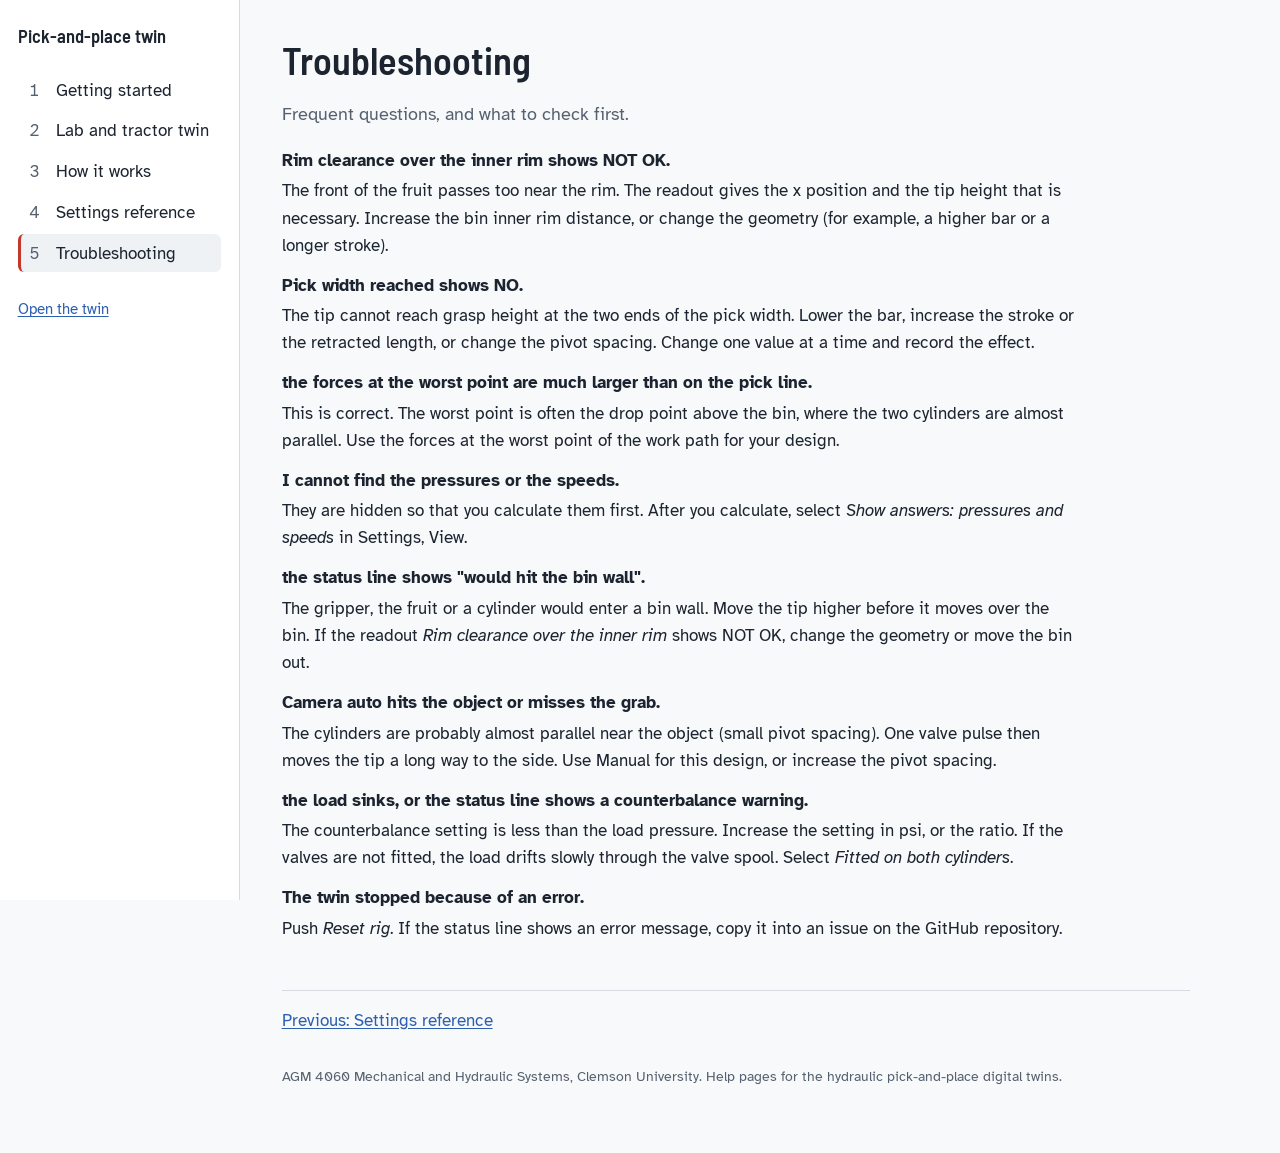
<file: help/troubleshooting.html>
<!doctype html>
<html lang="en">
<head>
<meta charset="utf-8">
<meta name="viewport" content="width=device-width, initial-scale=1">
<title>Troubleshooting - Pick-and-place twin help</title>
<link rel="stylesheet" href="../assets/help.css">
</head>
<body>
<div class="shell">
  <nav class="rail" aria-label="Help guides">
    <a class="home" href="../index.html">Pick-and-place twin</a>
    <ol>
      <li><a href="getting-started.html">Getting started</a></li>
      <li><a href="lab-twin.html">Lab and tractor twin</a></li>
      <li><a href="how-it-works.html">How it works</a></li>
      <li><a href="settings.html">Settings reference</a></li>
      <li><a href="troubleshooting.html" aria-current="page">Troubleshooting</a></li>
    </ol>
    <div class="open">
      <a href="../twins/pick-place-twin.html">Open the twin</a>
    </div>
  </nav>
  <main id="main">
    <h1>Troubleshooting</h1>
    <p class="lead">Frequent questions, and what to check first.</p>
    <dl>
      <dt>Rim clearance over the inner rim shows NOT OK.</dt>
      <dd>The front of the fruit passes too near the rim. The readout gives the x position and the tip height that is necessary. Increase the bin inner rim distance, or change the geometry (for example, a higher bar or a longer stroke).</dd>
      <dt>Pick width reached shows NO.</dt>
      <dd>The tip cannot reach grasp height at the two ends of the pick width. Lower the bar, increase the stroke or the retracted length, or change the pivot spacing. Change one value at a time and record the effect.</dd>
      <dt>the forces at the worst point are much larger than on the pick line.</dt>
      <dd>This is correct. The worst point is often the drop point above the bin, where the two cylinders are almost parallel. Use the forces at the worst point of the work path for your design.</dd>
      <dt>I cannot find the pressures or the speeds.</dt>
      <dd>They are hidden so that you calculate them first. After you calculate, select <em>Show answers: pressures and speeds</em> in Settings, View.</dd>
      <dt>the status line shows "would hit the bin wall".</dt>
      <dd>The gripper, the fruit or a cylinder would enter a bin wall. Move the tip higher before it moves over the bin. If the readout <em>Rim clearance over the inner rim</em> shows NOT OK, change the geometry or move the bin out.</dd>
      <dt>Camera auto hits the object or misses the grab.</dt>
      <dd>The cylinders are probably almost parallel near the object (small pivot spacing). One valve pulse then moves the tip a long way to the side. Use Manual for this design, or increase the pivot spacing.</dd>
      <dt>the load sinks, or the status line shows a counterbalance warning.</dt>
      <dd>The counterbalance setting is less than the load pressure. Increase the setting in psi, or the ratio. If the valves are not fitted, the load drifts slowly through the valve spool. Select <em>Fitted on both cylinders</em>.</dd>
      <dt>The twin stopped because of an error.</dt>
      <dd>Push <em>Reset rig</em>. If the status line shows an error message, copy it into an issue on the GitHub repository.</dd>
    </dl>

    <div class="pager"><a href="settings.html">Previous: Settings reference</a></div>
    <footer>AGM 4060 Mechanical and Hydraulic Systems, Clemson University. Help pages for the hydraulic pick-and-place digital twins.</footer>
  </main>
</div>
</body>
</html>
</file>
<file: assets/help.css>
/* Help pages for the hydraulic pick-and-place twins.
   Palette taken from the live circuit diagram: pressure red, return blue, steel, oil amber. */
@import url('https://fonts.googleapis.com/css2?family=Atkinson+Hyperlegible:ital,wght@0,400;0,700;1,400&family=Barlow+Semi+Condensed:wght@500;600&display=swap');

:root{
  --ink:#1c2430; --muted:#566170; --paper:#f7f9fa; --panel:#ffffff; --line:#d5dbe1;
  --pressure:#c4372b; --return:#2c5fb0; --steel:#5d6875; --oil:#b77e06; --code-bg:#eef2f5;
  color-scheme: light;
}
@media (prefers-color-scheme: dark){
  :root:not([data-theme="light"]){
    --ink:#e4e9ee; --muted:#a3adb8; --paper:#12171d; --panel:#1a2129; --line:#2e3742;
    --pressure:#ef6b5f; --return:#76a3ec; --steel:#9aa5b1; --oil:#e2b245; --code-bg:#222b35;
    color-scheme: dark;
  }
}
:root[data-theme="dark"]{
  --ink:#e4e9ee; --muted:#a3adb8; --paper:#12171d; --panel:#1a2129; --line:#2e3742;
  --pressure:#ef6b5f; --return:#76a3ec; --steel:#9aa5b1; --oil:#e2b245; --code-bg:#222b35;
  color-scheme: dark;
}
*{ box-sizing:border-box; }
html{ scroll-padding-top:1rem; }
body{ margin:0; background:var(--paper); color:var(--ink);
  font:17px/1.6 "Atkinson Hyperlegible", "Segoe UI", Roboto, Helvetica, Arial, sans-serif; }
a{ color:var(--return); text-underline-offset:2px; }
a:hover{ color:var(--pressure); }
:focus-visible{ outline:3px solid var(--oil); outline-offset:2px; }
h1,h2,h3{ font-family:"Barlow Semi Condensed", "Arial Narrow", Arial, sans-serif; font-weight:600; line-height:1.15; }
h1{ font-size:2.4rem; margin:0 0 0.6rem; }
h2{ font-size:1.6rem; margin:2.4rem 0 0.6rem; padding-top:0.4rem; border-top:2px solid var(--line); }
h3{ font-size:1.2rem; margin:1.6rem 0 0.4rem; }
p, li, dd{ max-width:72ch; }
code, kbd{ font-family:"SFMono-Regular", Consolas, "Liberation Mono", monospace; font-size:0.88em; background:var(--code-bg); padding:0.08em 0.35em; border-radius:4px; }
kbd{ border:1px solid var(--line); border-bottom-width:2px; }
pre{ background:var(--code-bg); padding:0.9rem 1rem; border-radius:6px; overflow-x:auto; max-width:80ch; }
pre code{ background:none; padding:0; }
.tablewrap{ overflow-x:auto; max-width:100%; }
table{ border-collapse:collapse; margin:0.8rem 0 1.4rem; min-width:min(100%, 40rem); }
caption{ caption-side:top; text-align:left; font-weight:700; padding:0 0 0.4rem; color:var(--muted); }
th, td{ text-align:left; vertical-align:top; padding:0.45rem 0.9rem 0.45rem 0; border-bottom:1px solid var(--line); }
th{ font-weight:700; }
dt{ font-weight:700; margin-top:0.8rem; }
dd{ margin:0.2rem 0 0 0; }
.shell{ display:grid; grid-template-columns:15rem minmax(0,1fr); min-height:100vh; }
.rail{ background:var(--panel); border-right:1px solid var(--line); padding:1.4rem 1.1rem; position:sticky; top:0; height:100vh; overflow-y:auto; }
.rail .home{ display:block; font-family:"Barlow Semi Condensed", Arial, sans-serif; font-weight:600; font-size:1.15rem; color:var(--ink); text-decoration:none; margin-bottom:1.2rem; }
.rail ol{ list-style:none; padding:0; margin:0; counter-reset:guide; }
.rail li{ counter-increment:guide; margin:0.15rem 0; }
.rail li a{ display:flex; gap:0.6rem; padding:0.35rem 0.5rem; border-radius:6px; color:var(--ink); text-decoration:none; border-left:3px solid transparent; }
.rail li a::before{ content:counter(guide); color:var(--muted); font-variant-numeric:tabular-nums; min-width:1.1rem; }
.rail li a[aria-current="page"]{ background:var(--code-bg); border-left-color:var(--pressure); }
.rail .open{ margin-top:1.6rem; font-size:0.92rem; }
.rail .open a{ display:block; margin:0.3rem 0; }
main{ padding:2.4rem 2.6rem 4rem; max-width:62rem; }
.lead{ font-size:1.12rem; color:var(--muted); max-width:64ch; }
.note{ border-left:3px solid var(--oil); padding:0.3rem 0 0.3rem 0.9rem; margin:1rem 0; max-width:70ch; }
.pager{ display:flex; justify-content:space-between; gap:1rem; margin-top:3rem; padding-top:1rem; border-top:1px solid var(--line); }
footer{ color:var(--muted); font-size:0.88rem; margin-top:2rem; }
.hero{ display:grid; grid-template-columns:minmax(0,1.1fr) minmax(0,1fr); gap:2rem; align-items:center; padding:1.2rem 0 1rem; }
.hero svg{ width:100%; height:auto; max-height:22rem; }
.hero .ln{ fill:none; stroke-width:3; stroke-linecap:round; stroke-linejoin:round; }
.hero .p{ stroke:var(--pressure); } .hero .r{ stroke:var(--return); } .hero .s{ stroke:var(--steel); }
.hero .fill{ fill:var(--panel); stroke:var(--steel); stroke-width:2; }
.hero text{ fill:var(--muted); font:13px "Atkinson Hyperlegible", Arial, sans-serif; }
@media (prefers-reduced-motion: no-preference){
  .hero .flow{ stroke-dasharray:10 8; animation:flow 1.6s linear infinite; }
  @keyframes flow{ to{ stroke-dashoffset:-36; } }
}
.choices{ display:grid; grid-template-columns:repeat(2, minmax(0,1fr)); gap:1.2rem; margin:1.6rem 0 0.6rem; }
.choice{ border:1px solid var(--line); border-top:4px solid var(--return); background:var(--panel); padding:1.1rem 1.2rem 1.2rem; border-radius:4px; }
.choice.rover{ border-top-color:var(--pressure); }
.choice h3{ margin-top:0; }
.btn{ display:inline-block; margin-top:0.6rem; padding:0.55rem 1rem; border-radius:4px; background:var(--ink); color:var(--paper); text-decoration:none; font-weight:700; }
.btn:hover{ background:var(--pressure); color:#fff; }
@media (max-width: 860px){
  .shell{ grid-template-columns:1fr; }
  .rail{ position:static; height:auto; border-right:none; border-bottom:1px solid var(--line); }
  .rail ol{ display:flex; flex-wrap:wrap; gap:0.2rem 0.6rem; }
  main{ padding:1.6rem 1.1rem 3rem; }
  .hero, .choices{ grid-template-columns:1fr; }
  h1{ font-size:2rem; }
}
</file>
